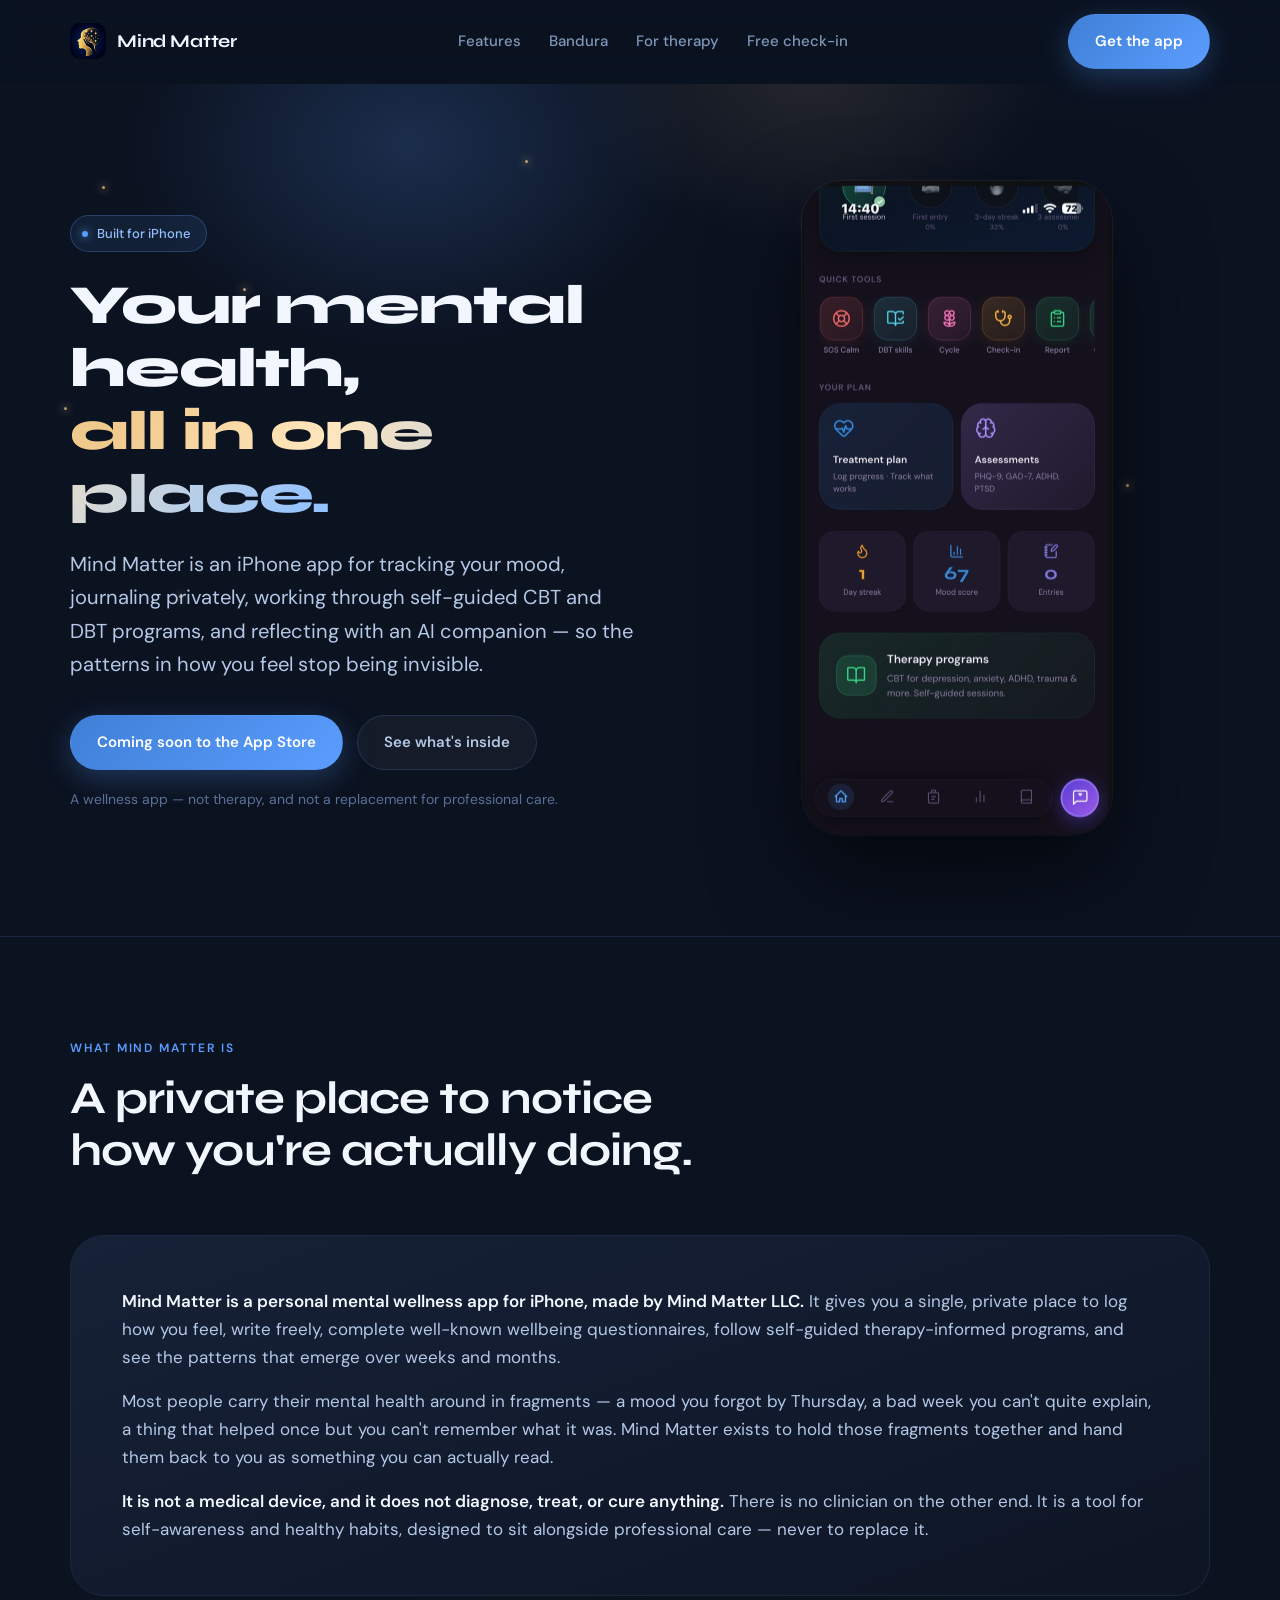
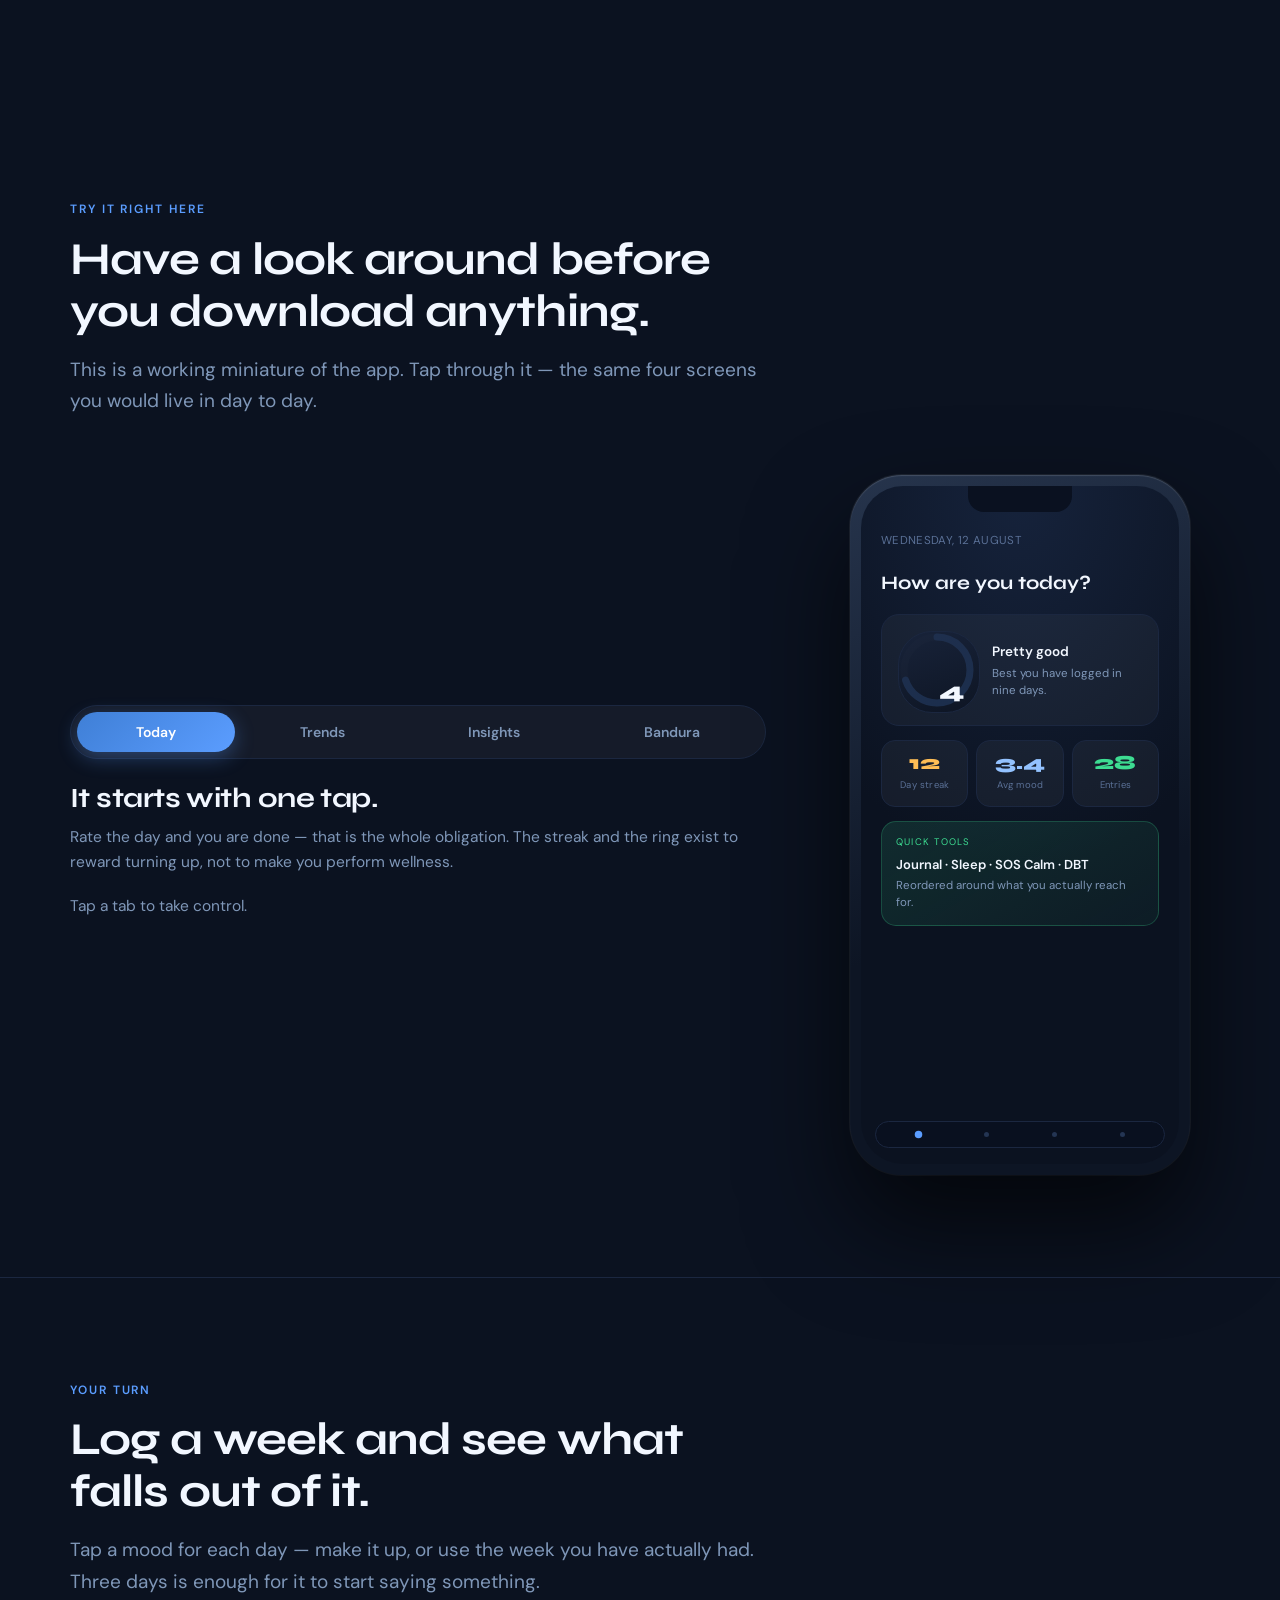
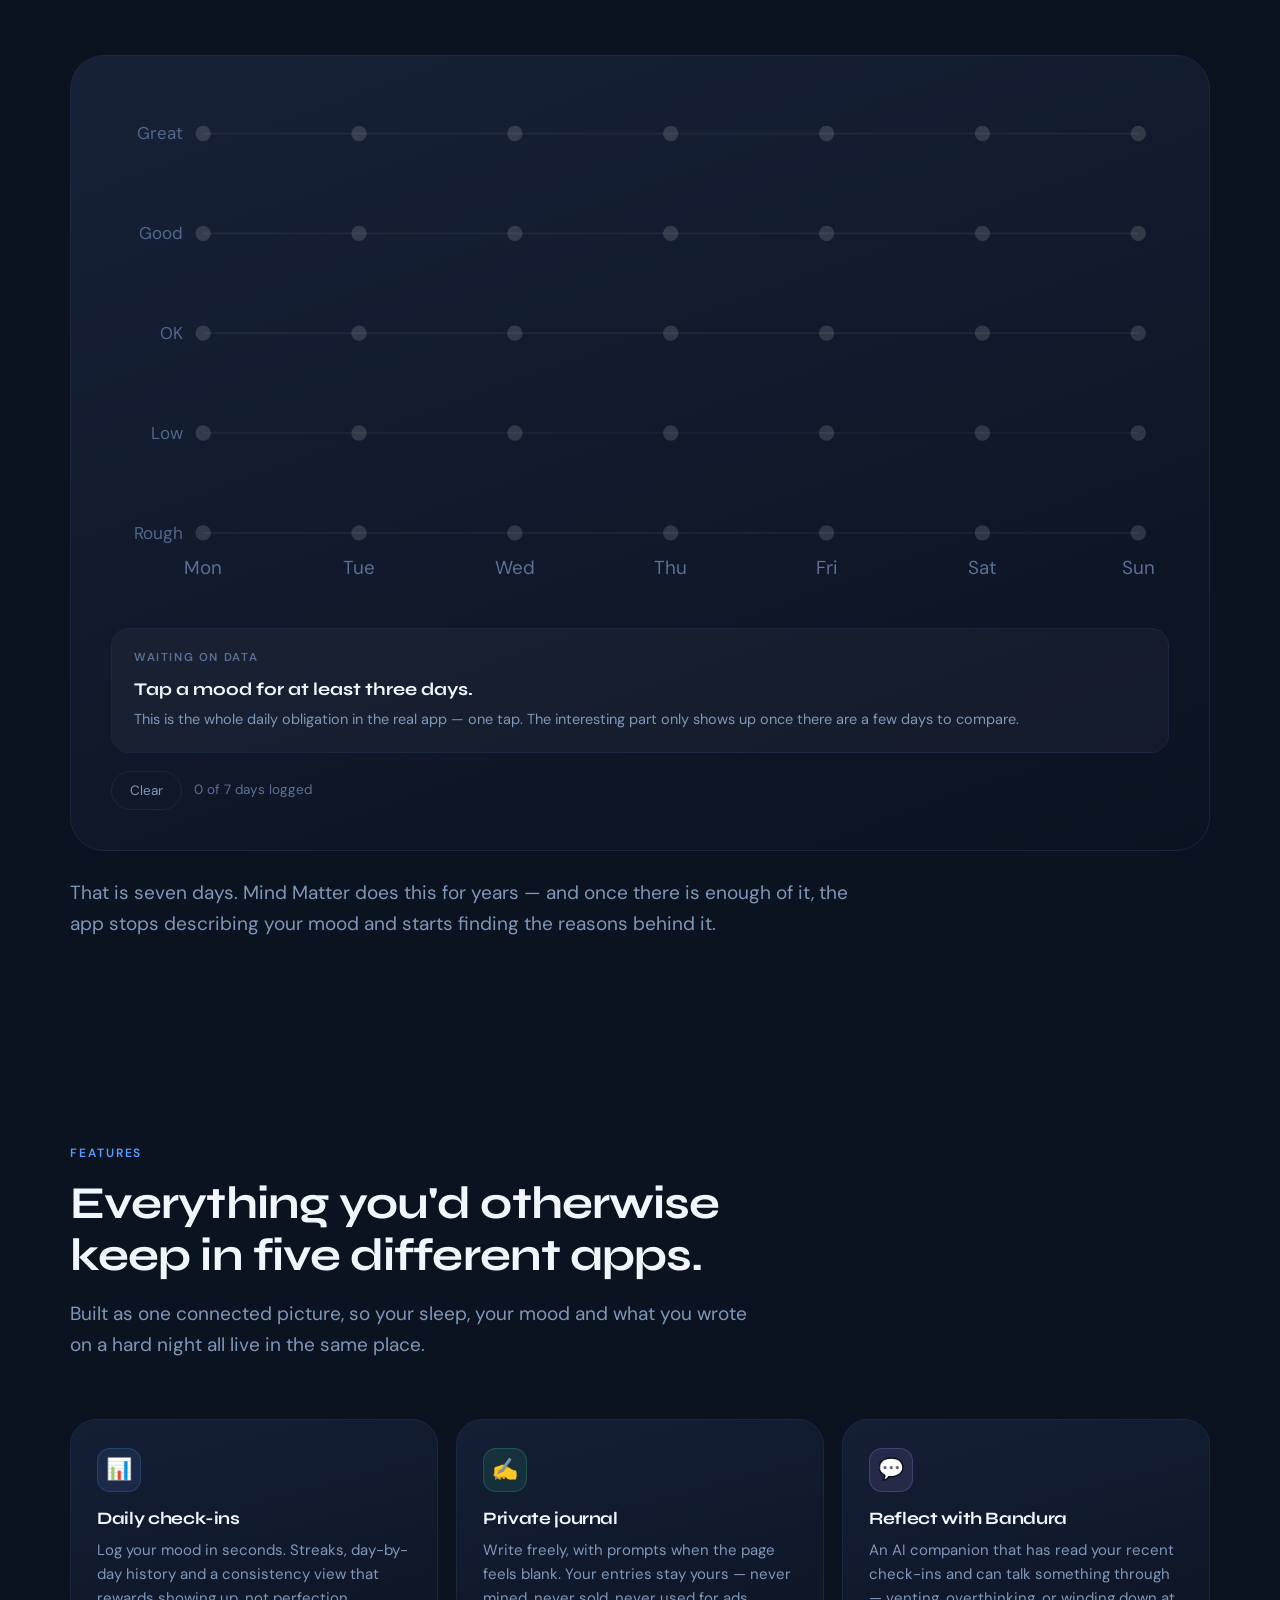
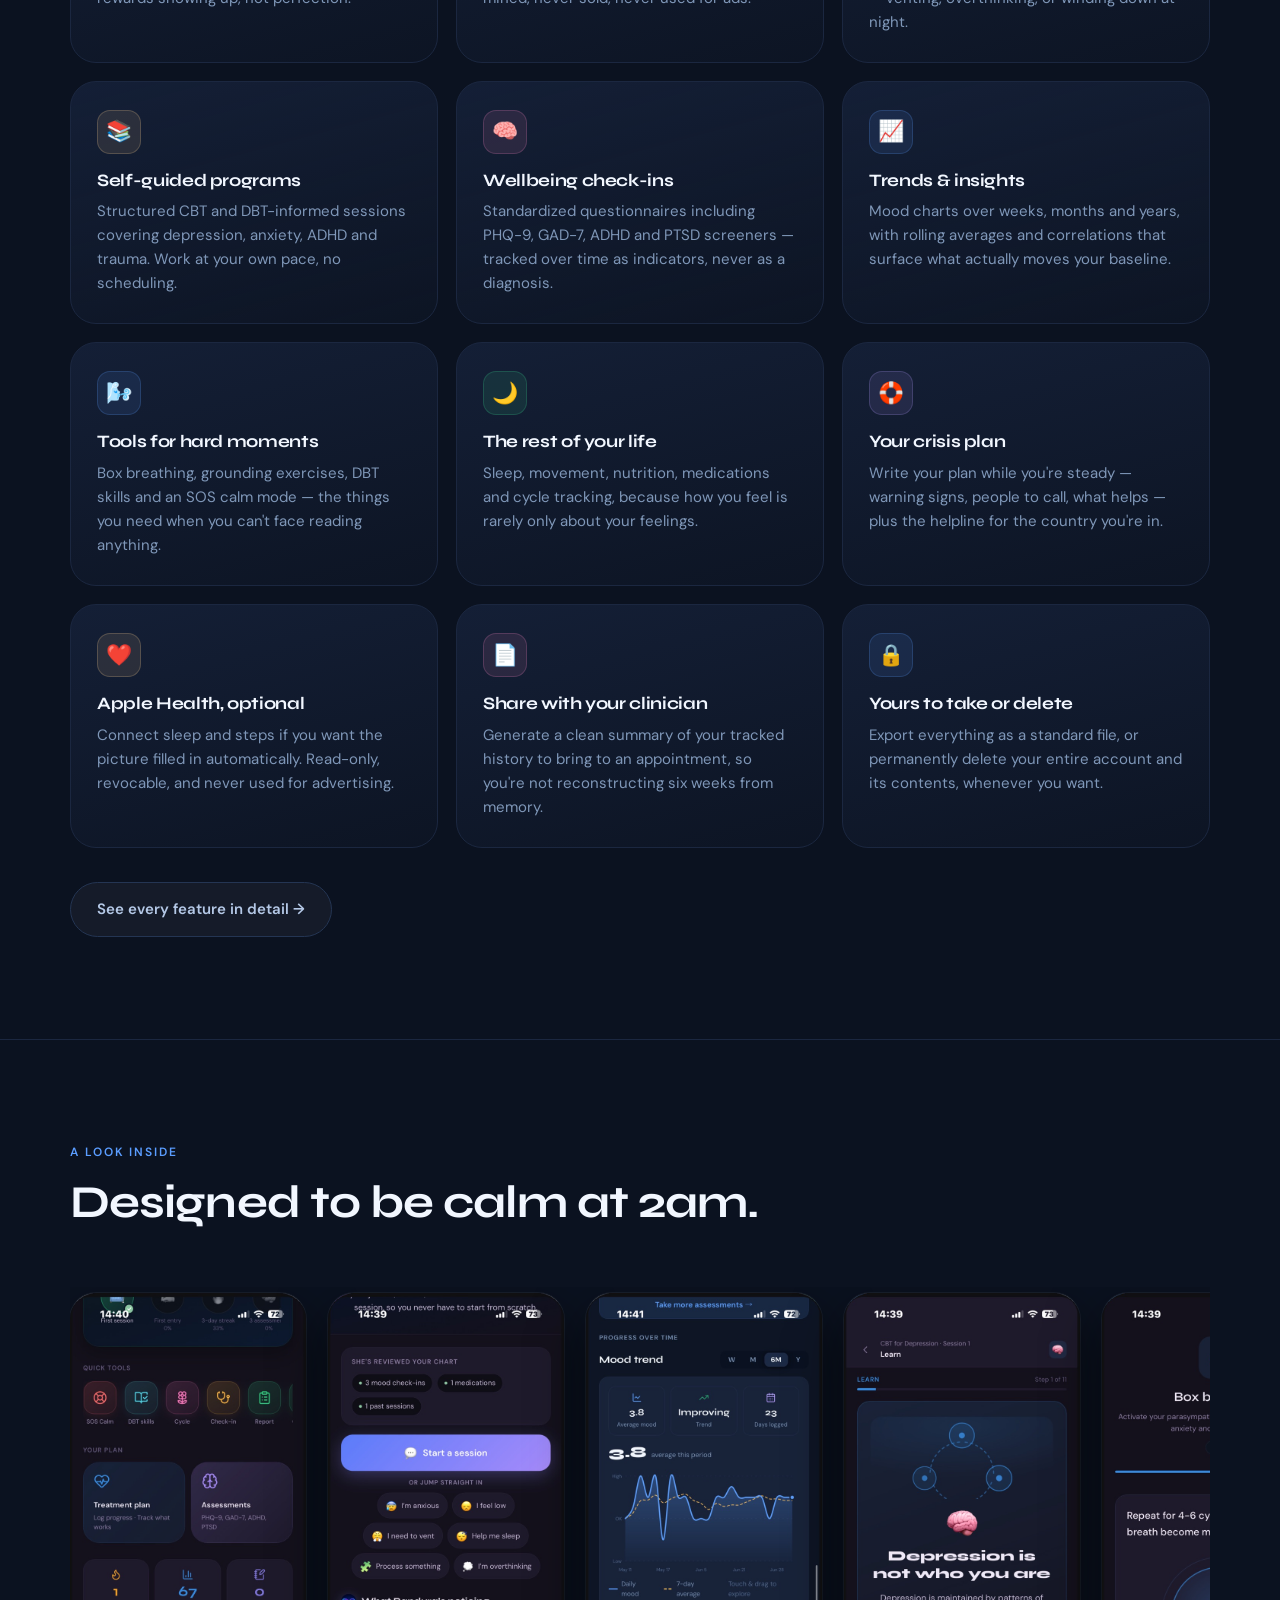
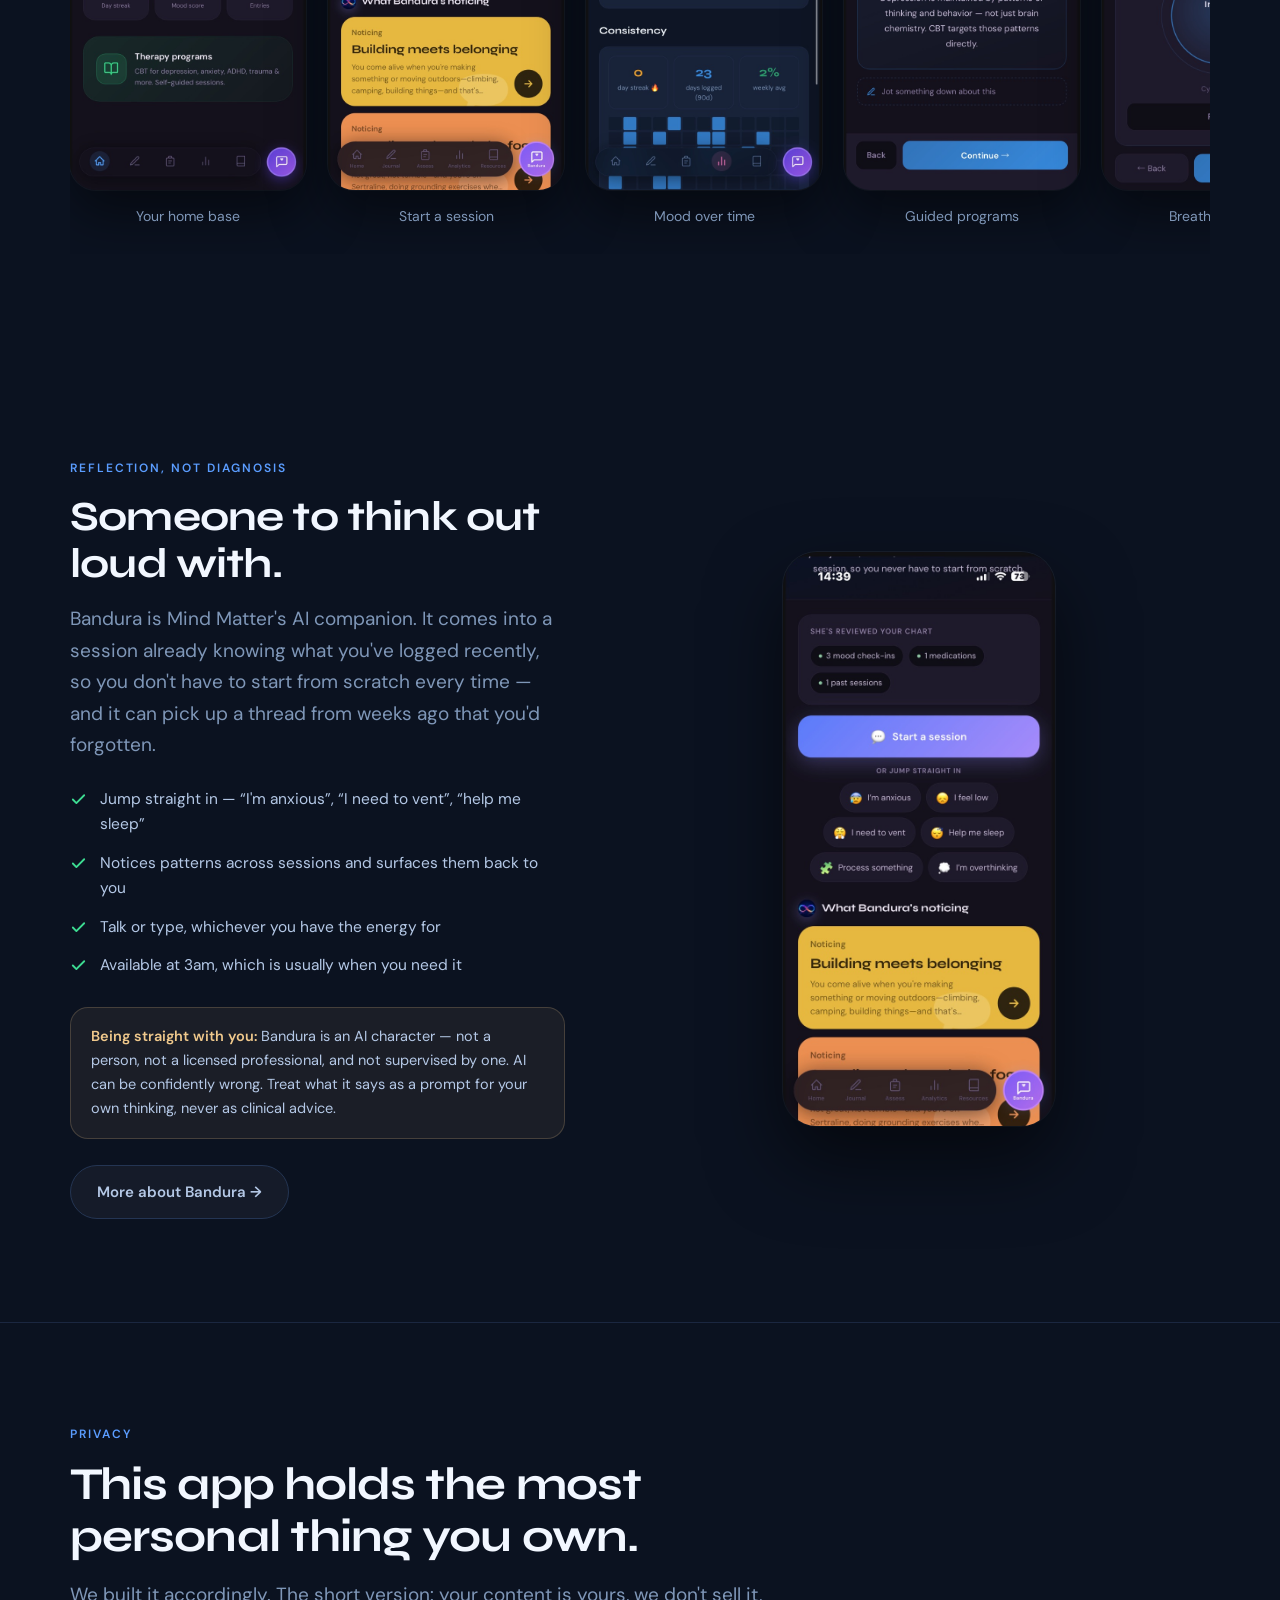
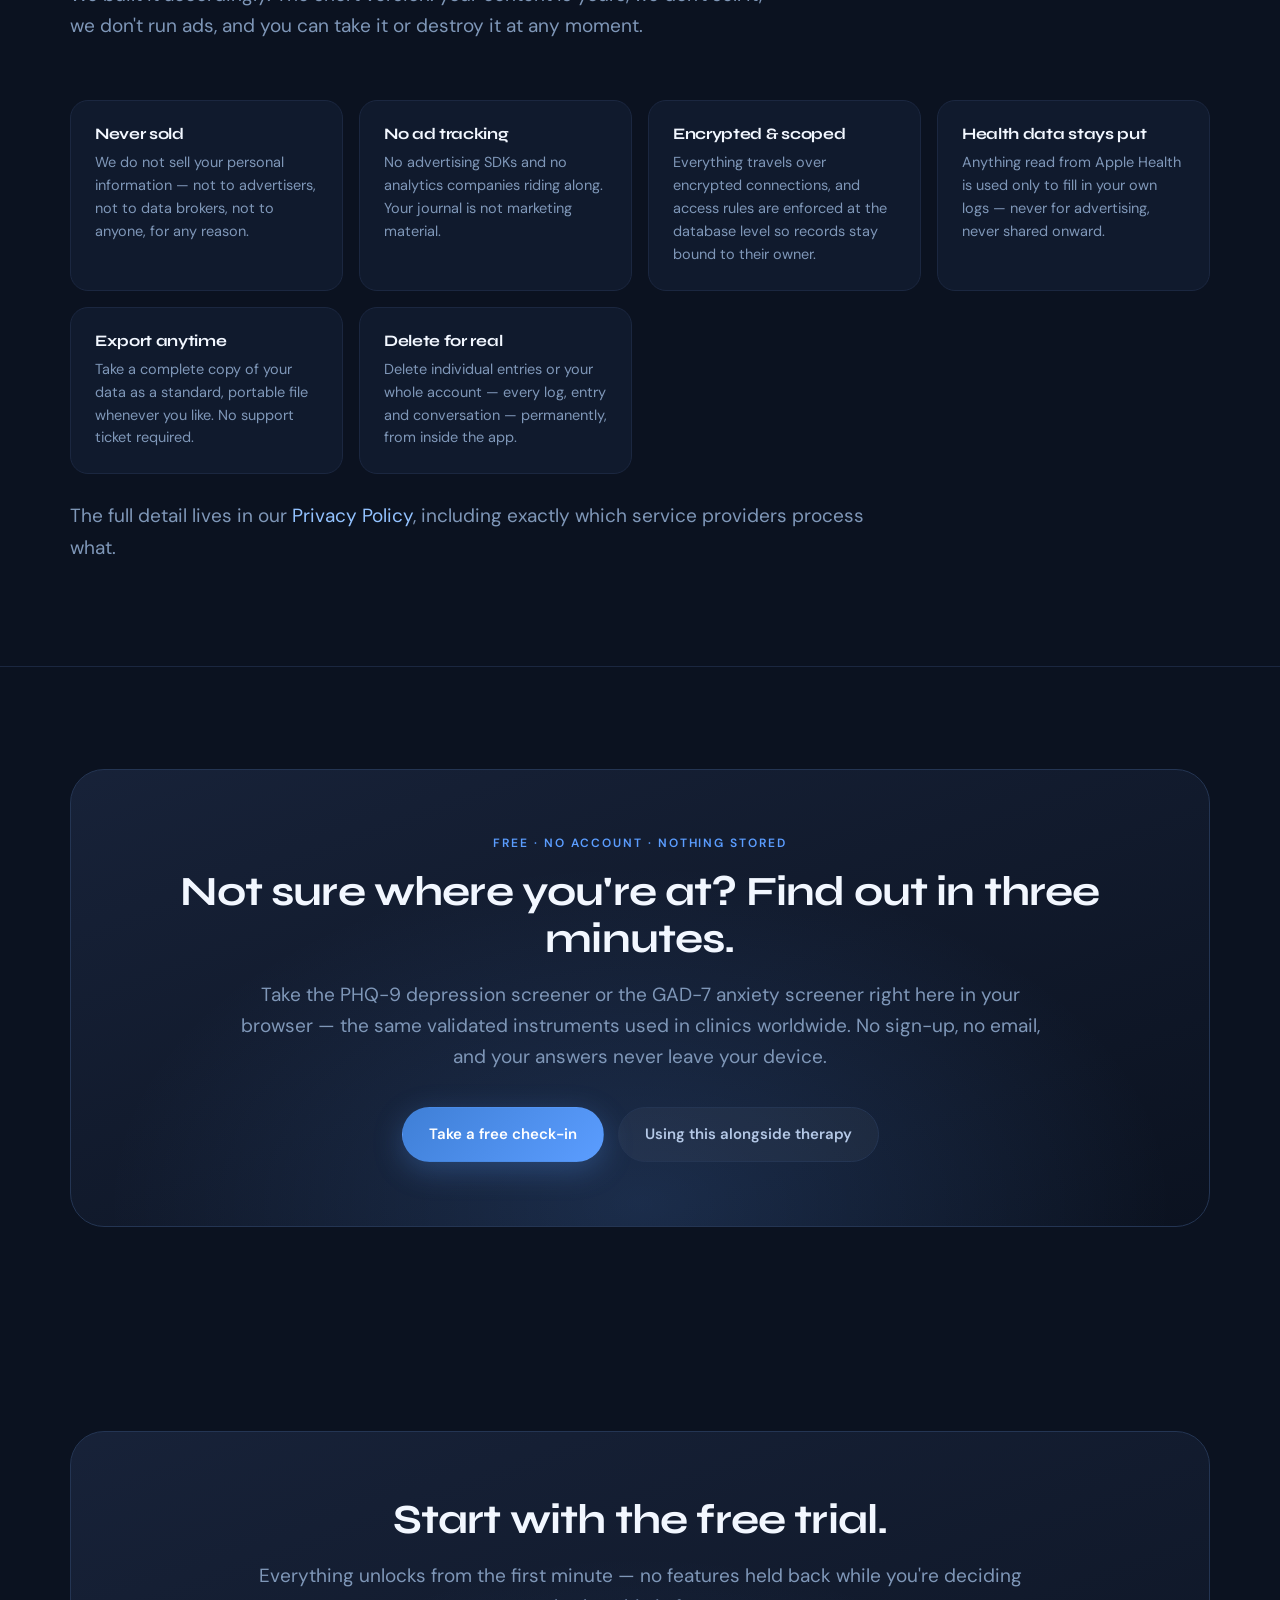
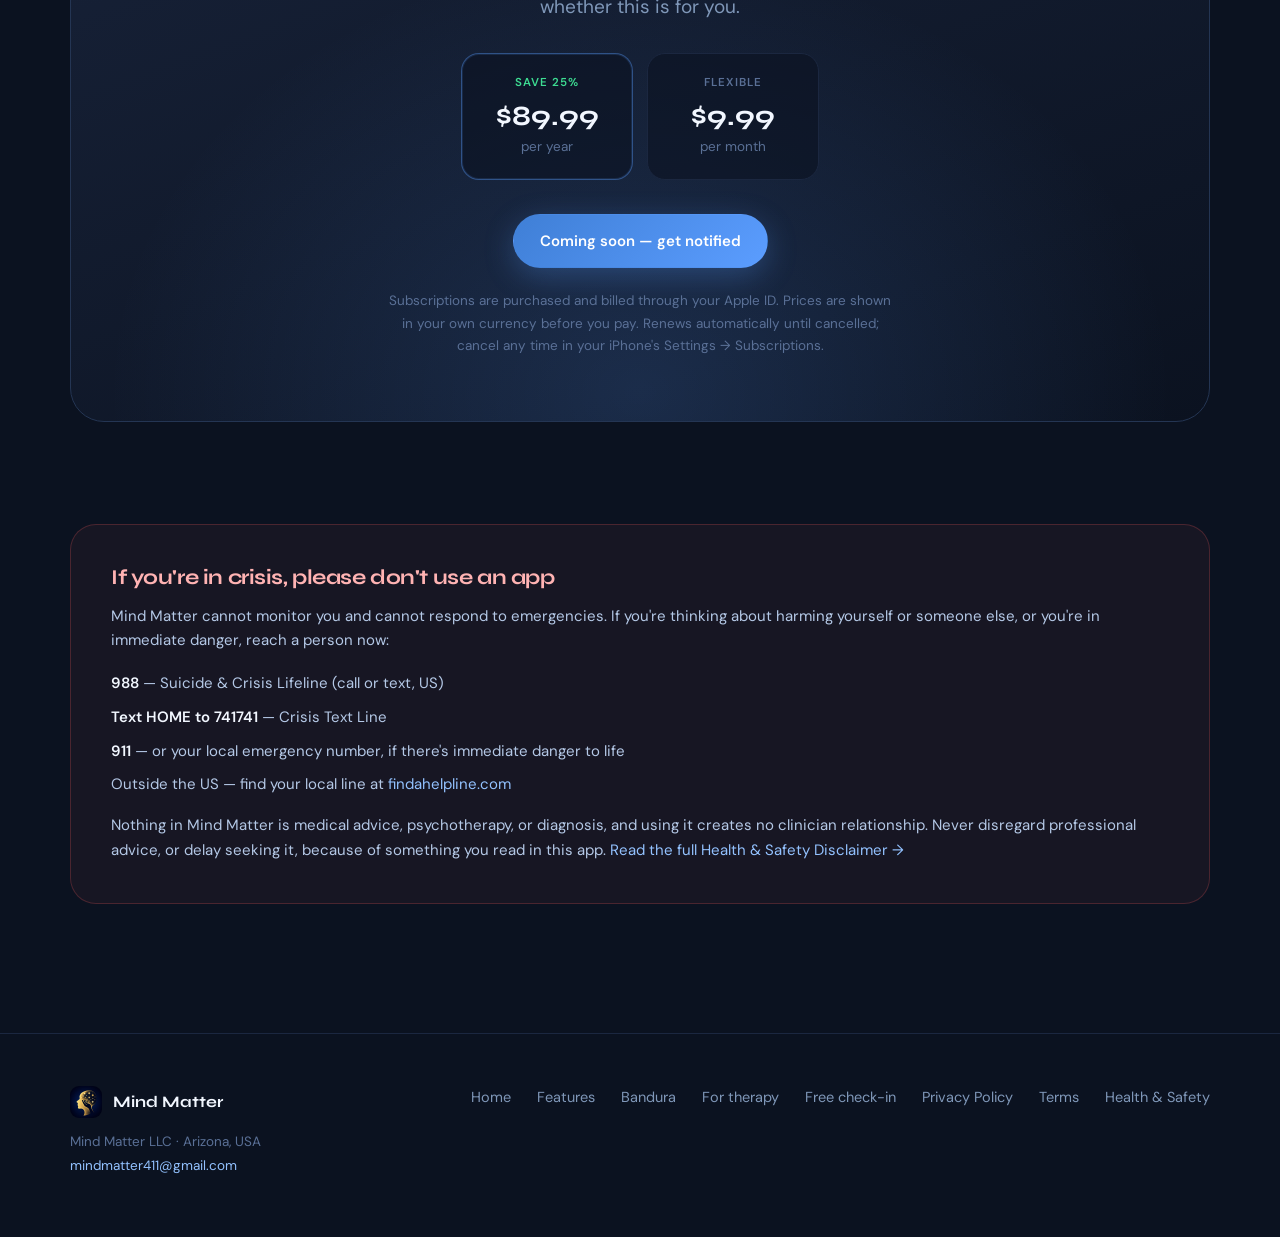
<file: index.html>
<!DOCTYPE html>
<html lang="en">
<head>
<meta charset="utf-8" />
<meta name="viewport" content="width=device-width, initial-scale=1, viewport-fit=cover" />
<title>Mind Matter — Mental health tracking, journaling &amp; guided reflection for iPhone</title>

<meta name="description" content="Mind Matter is an iPhone app for mood tracking, private journaling, self-guided CBT and DBT programs, standardized wellbeing check-ins, and AI-assisted reflection — built to help you notice patterns and understand yourself better." />
<meta name="theme-color" content="#0b1220" />
<link rel="canonical" href="https://mindmattermentalhealth.com/" />
<link rel="icon" href="logo.png" />
<link rel="apple-touch-icon" href="logo.png" />

<meta property="og:type" content="website" />
<meta property="og:site_name" content="Mind Matter" />
<meta property="og:title" content="Mind Matter — Mental health tracking &amp; guided reflection" />
<meta property="og:description" content="Mood tracking, private journaling, self-guided CBT and DBT programs, and AI-assisted reflection. An iPhone app from Mind Matter LLC." />
<meta property="og:url" content="https://mindmattermentalhealth.com/" />
<meta property="og:image" content="https://mindmattermentalhealth.com/logo.png" />
<meta name="twitter:card" content="summary_large_image" />
<meta name="twitter:title" content="Mind Matter — Mental health tracking &amp; guided reflection" />
<meta name="twitter:description" content="Mood tracking, private journaling, self-guided CBT and DBT programs, and AI-assisted reflection." />
<meta name="twitter:image" content="https://mindmattermentalhealth.com/logo.png" />

<link rel="preconnect" href="https://fonts.googleapis.com" />
<link rel="preconnect" href="https://fonts.gstatic.com" crossorigin />
<link href="https://fonts.googleapis.com/css2?family=DM+Sans:opsz,wght@9..40,300;9..40,400;9..40,500;9..40,600&family=Syne:wght@600;700;800&display=swap" rel="stylesheet" />
<link rel="stylesheet" href="style.css" />

<script type="application/ld+json">
{
  "@context": "https://schema.org",
  "@type": "MobileApplication",
  "name": "Mind Matter",
  "applicationCategory": "HealthApplication",
  "operatingSystem": "iOS",
  "url": "https://mindmattermentalhealth.com/",
  "description": "Mind Matter is an iPhone app for mood tracking, private journaling, self-guided CBT and DBT programs, standardized wellbeing check-ins, and AI-assisted reflection.",
  "publisher": { "@type": "Organization", "name": "Mind Matter LLC" }
}
</script>
</head>
<body>

<header class="nav" id="nav">
  <div class="shell nav-in">
    <a class="brand" href="index.html" aria-label="Mind Matter home">
      <img src="logo.png" alt="" />
      <span>Mind Matter</span>
    </a>
    <nav class="nav-links">
      <a href="features.html">Features</a>
      <a href="bandura.html">Bandura</a>
      <a href="therapy.html">For therapy</a>
      <a href="check-in.html">Free check-in</a>
    </nav>
    <a class="btn btn-primary" href="#get">Get the app</a>
  </div>
</header>

<main>

  <!-- ══ HERO ══ -->
  <section class="hero">
    <div class="stars" aria-hidden="true">
      <span class="star" style="top:12%;left:8%;animation-delay:0s"></span>
      <span class="star" style="top:24%;left:19%;animation-delay:1.1s"></span>
      <span class="star" style="top:9%;left:41%;animation-delay:2.3s"></span>
      <span class="star" style="top:38%;left:5%;animation-delay:.6s"></span>
      <span class="star" style="top:60%;left:14%;animation-delay:1.8s"></span>
      <span class="star" style="top:16%;left:63%;animation-delay:2.9s"></span>
      <span class="star" style="top:47%;left:88%;animation-delay:.35s"></span>
      <span class="star" style="top:73%;left:78%;animation-delay:2.1s"></span>
    </div>

    <div class="shell hero-grid">
      <div>
        <span class="badge"><span class="dot"></span> Built for iPhone</span>
        <h1>Your mental health,<br /><span class="grad">all in one place.</span></h1>
        <p class="lede">
          Mind Matter is an iPhone app for tracking your mood, journaling privately,
          working through self-guided CBT and DBT programs, and reflecting with an AI
          companion — so the patterns in how you feel stop being invisible.
        </p>
        <div class="hero-cta">
          <!-- Once the App Store listing is approved, replace href="#get" with the
               real App Store URL and change the label to "Download on the App Store". -->
          <a class="btn btn-primary" href="#get">Coming soon to the App Store</a>
          <a class="btn btn-ghost" href="#what">See what's inside</a>
        </div>
        <p class="hero-note">A wellness app — not therapy, and not a replacement for professional care.</p>
      </div>

      <div class="phone-wrap">
        <img class="phone par" data-depth="0.05" src="shots/Everything.jpg" width="620" height="1307"
             alt="The Mind Matter home screen showing quick tools, a treatment plan, assessments, streaks and therapy programs." />
      </div>
    </div>
  </section>

  <!-- ══ WHAT IT IS ══ -->
  <section class="band band-line" id="what">
    <div class="shell">
      <div class="head rv">
        <p class="eyebrow">What Mind Matter is</p>
        <h2>A private place to notice how you're actually doing.</h2>
      </div>
      <div class="purpose-card rv">
        <p>
          <strong>Mind Matter is a personal mental wellness app for iPhone, made by Mind Matter LLC.</strong>
          It gives you a single, private place to log how you feel, write freely, complete
          well-known wellbeing questionnaires, follow self-guided therapy-informed programs,
          and see the patterns that emerge over weeks and months.
        </p>
        <p>
          Most people carry their mental health around in fragments — a mood you forgot by
          Thursday, a bad week you can't quite explain, a thing that helped once but you
          can't remember what it was. Mind Matter exists to hold those fragments together
          and hand them back to you as something you can actually read.
        </p>
        <p>
          <strong>It is not a medical device, and it does not diagnose, treat, or cure anything.</strong>
          There is no clinician on the other end. It is a tool for self-awareness and healthy
          habits, designed to sit alongside professional care — never to replace it.
        </p>
      </div>
    </div>
  </section>

  <!-- ══ INTERACTIVE DEMO ══ -->
  <section class="band" id="demo">
    <div class="shell">
      <div class="head rv">
        <p class="eyebrow">Try it right here</p>
        <h2>Have a look around before you download anything.</h2>
        <p class="lede" style="margin-top:14px">
          This is a working miniature of the app. Tap through it &mdash; the same four screens
          you would live in day to day.
        </p>
      </div>

      <div class="demo-wrap">
        <div class="demo-copy rv-l">
          <div class="seg" id="demoSeg" aria-label="Choose a screen"></div>
          <h3 id="demoTitle">It starts with one tap.</h3>
          <p id="demoText"></p>
          <p class="demo-hint" id="demoHint">Tap a tab to take control.</p>
        </div>

        <div class="demo-stage rv-s">
          <div class="device">
            <div class="screen" id="demoScreen"></div>
          </div>
        </div>
      </div>
    </div>
  </section>

  <!-- ══ MOOD LAB ══ -->
  <section class="band band-line" id="lab">
    <div class="shell">
      <div class="head rv">
        <p class="eyebrow">Your turn</p>
        <h2>Log a week and see what falls out of it.</h2>
        <p class="lede" style="margin-top:14px">
          Tap a mood for each day &mdash; make it up, or use the week you have actually had.
          Three days is enough for it to start saying something.
        </p>
      </div>
      <div class="lab rv-s">
        <div id="moodLab"></div>
        <div class="lab-out empty" id="labOut"></div>
        <div class="lab-bar">
          <button class="lab-reset" id="labReset" type="button">Clear</button>
          <span class="lab-count" id="labCount">0 of 7 days logged</span>
        </div>
      </div>
      <p class="lede rv" style="margin-top:26px">
        That is seven days. Mind Matter does this for years &mdash; and once there is enough of
        it, the app stops describing your mood and starts finding the reasons behind it.
      </p>
    </div>
  </section>

  <!-- ══ FEATURES ══ -->
  <section class="band" id="features">
    <div class="shell">
      <div class="head rv">
        <p class="eyebrow">Features</p>
        <h2>Everything you'd otherwise keep in five different apps.</h2>
        <p class="lede" style="margin-top:14px">
          Built as one connected picture, so your sleep, your mood and what you wrote on a
          hard night all live in the same place.
        </p>
      </div>

      <div class="grid">
        <div class="card rv">
          <div class="ico">📊</div>
          <h3>Daily check-ins</h3>
          <p>Log your mood in seconds. Streaks, day-by-day history and a consistency view that rewards showing up, not perfection.</p>
        </div>
        <div class="card rv">
          <div class="ico">✍️</div>
          <h3>Private journal</h3>
          <p>Write freely, with prompts when the page feels blank. Your entries stay yours — never mined, never sold, never used for ads.</p>
        </div>
        <div class="card rv">
          <div class="ico">💬</div>
          <h3>Reflect with Bandura</h3>
          <p>An AI companion that has read your recent check-ins and can talk something through — venting, overthinking, or winding down at night.</p>
        </div>
        <div class="card rv">
          <div class="ico">📚</div>
          <h3>Self-guided programs</h3>
          <p>Structured CBT and DBT-informed sessions covering depression, anxiety, ADHD and trauma. Work at your own pace, no scheduling.</p>
        </div>
        <div class="card rv">
          <div class="ico">🧠</div>
          <h3>Wellbeing check-ins</h3>
          <p>Standardized questionnaires including PHQ-9, GAD-7, ADHD and PTSD screeners — tracked over time as indicators, never as a diagnosis.</p>
        </div>
        <div class="card rv">
          <div class="ico">📈</div>
          <h3>Trends &amp; insights</h3>
          <p>Mood charts over weeks, months and years, with rolling averages and correlations that surface what actually moves your baseline.</p>
        </div>
        <div class="card rv">
          <div class="ico">🌬️</div>
          <h3>Tools for hard moments</h3>
          <p>Box breathing, grounding exercises, DBT skills and an SOS calm mode — the things you need when you can't face reading anything.</p>
        </div>
        <div class="card rv">
          <div class="ico">🌙</div>
          <h3>The rest of your life</h3>
          <p>Sleep, movement, nutrition, medications and cycle tracking, because how you feel is rarely only about your feelings.</p>
        </div>
        <div class="card rv">
          <div class="ico">🛟</div>
          <h3>Your crisis plan</h3>
          <p>Write your plan while you're steady — warning signs, people to call, what helps — plus the helpline for the country you're in.</p>
        </div>
        <div class="card rv">
          <div class="ico">❤️</div>
          <h3>Apple Health, optional</h3>
          <p>Connect sleep and steps if you want the picture filled in automatically. Read-only, revocable, and never used for advertising.</p>
        </div>
        <div class="card rv">
          <div class="ico">📄</div>
          <h3>Share with your clinician</h3>
          <p>Generate a clean summary of your tracked history to bring to an appointment, so you're not reconstructing six weeks from memory.</p>
        </div>
        <div class="card rv">
          <div class="ico">🔒</div>
          <h3>Yours to take or delete</h3>
          <p>Export everything as a standard file, or permanently delete your entire account and its contents, whenever you want.</p>
        </div>
      </div>
      <div class="rv" style="margin-top:34px">
        <a class="btn btn-ghost" href="features.html">See every feature in detail &rarr;</a>
      </div>
    </div>
  </section>

  <!-- ══ GALLERY ══ -->
  <section class="band band-line">
    <div class="shell">
      <div class="head rv">
        <p class="eyebrow">A look inside</p>
        <h2>Designed to be calm at 2am.</h2>
      </div>
    </div>
    <div class="shell rv">
      <div class="rail">
        <figure><img src="shots/Everything.jpg" loading="lazy" width="620" height="1307" alt="Home screen with quick tools, treatment plan and therapy programs." /><figcaption>Your home base</figcaption></figure>
        <figure><img src="shots/Bandura.jpg" loading="lazy" width="620" height="1307" alt="Bandura session screen with conversation starters." /><figcaption>Start a session</figcaption></figure>
        <figure><img src="shots/MoodTrends.jpg" loading="lazy" width="620" height="1307" alt="Mood trend chart with rolling average and consistency grid." /><figcaption>Mood over time</figcaption></figure>
        <figure><img src="shots/CBT.jpg" loading="lazy" width="620" height="1307" alt="A self-guided CBT program session." /><figcaption>Guided programs</figcaption></figure>
        <figure><img src="shots/BoxBreathing.jpg" loading="lazy" width="620" height="1307" alt="Box breathing exercise with an inhale timer." /><figcaption>Breathe it down</figcaption></figure>
        <figure><img src="shots/Conversation.jpg" loading="lazy" width="620" height="1307" alt="A conversation in progress with the AI companion." /><figcaption>Talk it through</figcaption></figure>
      </div>
    </div>
  </section>

  <!-- ══ BANDURA ══ -->
  <section class="band">
    <div class="shell split">
      <div class="rv">
        <p class="eyebrow">Reflection, not diagnosis</p>
        <h2>Someone to think out loud with.</h2>
        <p class="lede">
          Bandura is Mind Matter's AI companion. It comes into a session already knowing
          what you've logged recently, so you don't have to start from scratch every time —
          and it can pick up a thread from weeks ago that you'd forgotten.
        </p>
        <ul class="checks">
          <li><svg width="17" height="17" viewBox="0 0 24 24" fill="none" stroke="#3ddc92" stroke-width="2.6" stroke-linecap="round" stroke-linejoin="round" aria-hidden="true"><path d="M20 6L9 17l-5-5"/></svg><span>Jump straight in — “I'm anxious”, “I need to vent”, “help me sleep”</span></li>
          <li><svg width="17" height="17" viewBox="0 0 24 24" fill="none" stroke="#3ddc92" stroke-width="2.6" stroke-linecap="round" stroke-linejoin="round" aria-hidden="true"><path d="M20 6L9 17l-5-5"/></svg><span>Notices patterns across sessions and surfaces them back to you</span></li>
          <li><svg width="17" height="17" viewBox="0 0 24 24" fill="none" stroke="#3ddc92" stroke-width="2.6" stroke-linecap="round" stroke-linejoin="round" aria-hidden="true"><path d="M20 6L9 17l-5-5"/></svg><span>Talk or type, whichever you have the energy for</span></li>
          <li><svg width="17" height="17" viewBox="0 0 24 24" fill="none" stroke="#3ddc92" stroke-width="2.6" stroke-linecap="round" stroke-linejoin="round" aria-hidden="true"><path d="M20 6L9 17l-5-5"/></svg><span>Available at 3am, which is usually when you need it</span></li>
        </ul>
        <div class="note">
          <strong>Being straight with you:</strong> Bandura is an AI character — not a person,
          not a licensed professional, and not supervised by one. AI can be confidently wrong.
          Treat what it says as a prompt for your own thinking, never as clinical advice.
        </div>
        <a class="btn btn-ghost" style="margin-top:26px" href="bandura.html">More about Bandura &rarr;</a>
      </div>
      <div class="split-img rv">
        <img src="shots/Bandura.jpg" loading="lazy" width="620" height="1307" alt="The Bandura session screen, showing what it has reviewed and ways to begin." />
      </div>
    </div>
  </section>

  <!-- ══ PRIVACY ══ -->
  <section class="band band-line" id="privacy">
    <div class="shell">
      <div class="head rv">
        <p class="eyebrow">Privacy</p>
        <h2>This app holds the most personal thing you own.</h2>
        <p class="lede" style="margin-top:14px">
          We built it accordingly. The short version: your content is yours, we don't sell it,
          we don't run ads, and you can take it or destroy it at any moment.
        </p>
      </div>
      <div class="pgrid">
        <div class="pcard rv"><h3>Never sold</h3><p>We do not sell your personal information — not to advertisers, not to data brokers, not to anyone, for any reason.</p></div>
        <div class="pcard rv"><h3>No ad tracking</h3><p>No advertising SDKs and no analytics companies riding along. Your journal is not marketing material.</p></div>
        <div class="pcard rv"><h3>Encrypted &amp; scoped</h3><p>Everything travels over encrypted connections, and access rules are enforced at the database level so records stay bound to their owner.</p></div>
        <div class="pcard rv"><h3>Health data stays put</h3><p>Anything read from Apple Health is used only to fill in your own logs — never for advertising, never shared onward.</p></div>
        <div class="pcard rv"><h3>Export anytime</h3><p>Take a complete copy of your data as a standard, portable file whenever you like. No support ticket required.</p></div>
        <div class="pcard rv"><h3>Delete for real</h3><p>Delete individual entries or your whole account — every log, entry and conversation — permanently, from inside the app.</p></div>
      </div>
      <p class="lede" style="margin-top:26px">
        The full detail lives in our <a href="privacy.html">Privacy Policy</a>, including
        exactly which service providers process what.
      </p>
    </div>
  </section>

  <!-- ══ FREE CHECK-IN ══ -->
  <section class="band band-line">
    <div class="shell">
      <div class="cta-box rv">
        <p class="eyebrow" style="text-align:center">Free · no account · nothing stored</p>
        <h2>Not sure where you're at? Find out in three minutes.</h2>
        <p class="lede">
          Take the PHQ-9 depression screener or the GAD-7 anxiety screener right here in your
          browser &mdash; the same validated instruments used in clinics worldwide. No sign-up,
          no email, and your answers never leave your device.
        </p>
        <div class="hero-cta" style="justify-content:center">
          <a class="btn btn-primary" href="check-in.html">Take a free check-in</a>
          <a class="btn btn-ghost" href="therapy.html">Using this alongside therapy</a>
        </div>
      </div>
    </div>
  </section>

  <!-- ══ GET / PRICING ══ -->
  <section class="band" id="get">
    <div class="shell">
      <div class="cta-box rv">
        <h2>Start with the free trial.</h2>
        <p class="lede">
          Everything unlocks from the first minute — no features held back while you're
          deciding whether this is for you.
        </p>
        <div class="price">
          <div class="tier best">
            <div class="tag">Save 25%</div>
            <div class="amt">$89.99</div>
            <div class="per">per year</div>
          </div>
          <div class="tier">
            <div class="tag" style="color:var(--dim)">Flexible</div>
            <div class="amt">$9.99</div>
            <div class="per">per month</div>
          </div>
        </div>
        <div class="hero-cta" style="justify-content:center">
          <!-- Swap for the live App Store URL once the listing is approved. -->
          <a class="btn btn-primary" href="mailto:mindmatter411@gmail.com?subject=Mind%20Matter%20app%20access">Coming soon — get notified</a>
        </div>
        <p class="fine">
          Subscriptions are purchased and billed through your Apple ID. Prices are shown in
          your own currency before you pay. Renews automatically until cancelled; cancel any
          time in your iPhone's Settings → Subscriptions.
        </p>
      </div>
    </div>
  </section>

  <!-- ══ SAFETY ══ -->
  <section class="shell" style="padding-bottom:clamp(20px,4vw,40px)">
    <div class="safety rv">
      <h2>If you're in crisis, please don't use an app</h2>
      <p>
        Mind Matter cannot monitor you and cannot respond to emergencies. If you're thinking
        about harming yourself or someone else, or you're in immediate danger, reach a person now:
      </p>
      <ul class="lines">
        <li><b>988</b> — Suicide &amp; Crisis Lifeline (call or text, US)</li>
        <li><b>Text HOME to 741741</b> — Crisis Text Line</li>
        <li><b>911</b> — or your local emergency number, if there's immediate danger to life</li>
        <li>Outside the US — find your local line at <a href="https://findahelpline.com" rel="noopener">findahelpline.com</a></li>
      </ul>
      <p style="margin-top:16px">
        Nothing in Mind Matter is medical advice, psychotherapy, or diagnosis, and using it
        creates no clinician relationship. Never disregard professional advice, or delay
        seeking it, because of something you read in this app.
        <a href="safety.html">Read the full Health &amp; Safety Disclaimer →</a>
      </p>
    </div>
  </section>

</main>

<footer>
  <div class="shell foot">
    <div>
      <div class="foot-brand">
        <img src="logo.png" alt="" />
        <span>Mind Matter</span>
      </div>
      <small>
        Mind Matter LLC · Arizona, USA<br />
        <a href="mailto:mindmatter411@gmail.com">mindmatter411@gmail.com</a>
      </small>
    </div>
    <div class="foot-links">
      <a href="index.html">Home</a>
      <a href="features.html">Features</a>
      <a href="bandura.html">Bandura</a>
      <a href="therapy.html">For therapy</a>
      <a href="check-in.html">Free check-in</a>
      <a href="privacy.html">Privacy Policy</a>
      <a href="terms.html">Terms</a>
      <a href="safety.html">Health &amp; Safety</a>
    </div>
  </div>
</footer>

<script src="site.js"></script>
<script src="demo.js"></script>
<script src="moodlab.js"></script>
</body>
</html>
</file>
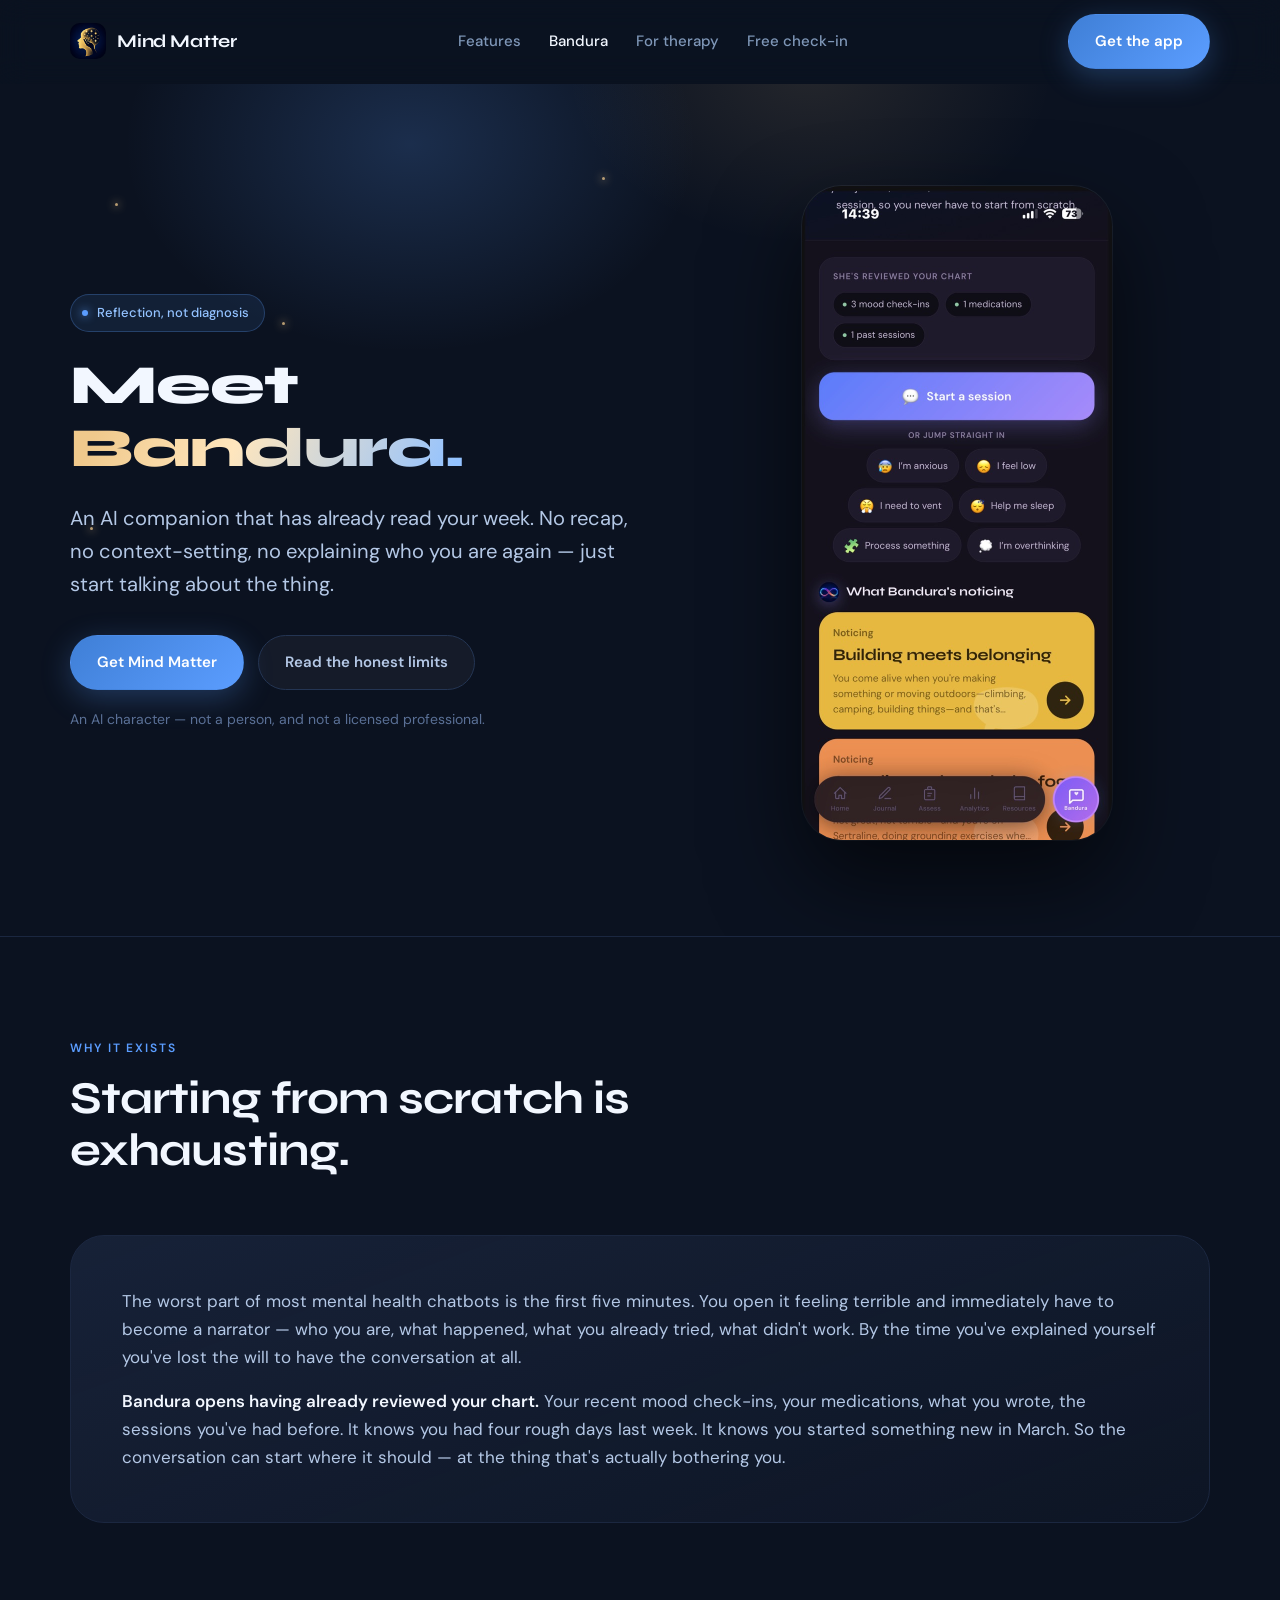
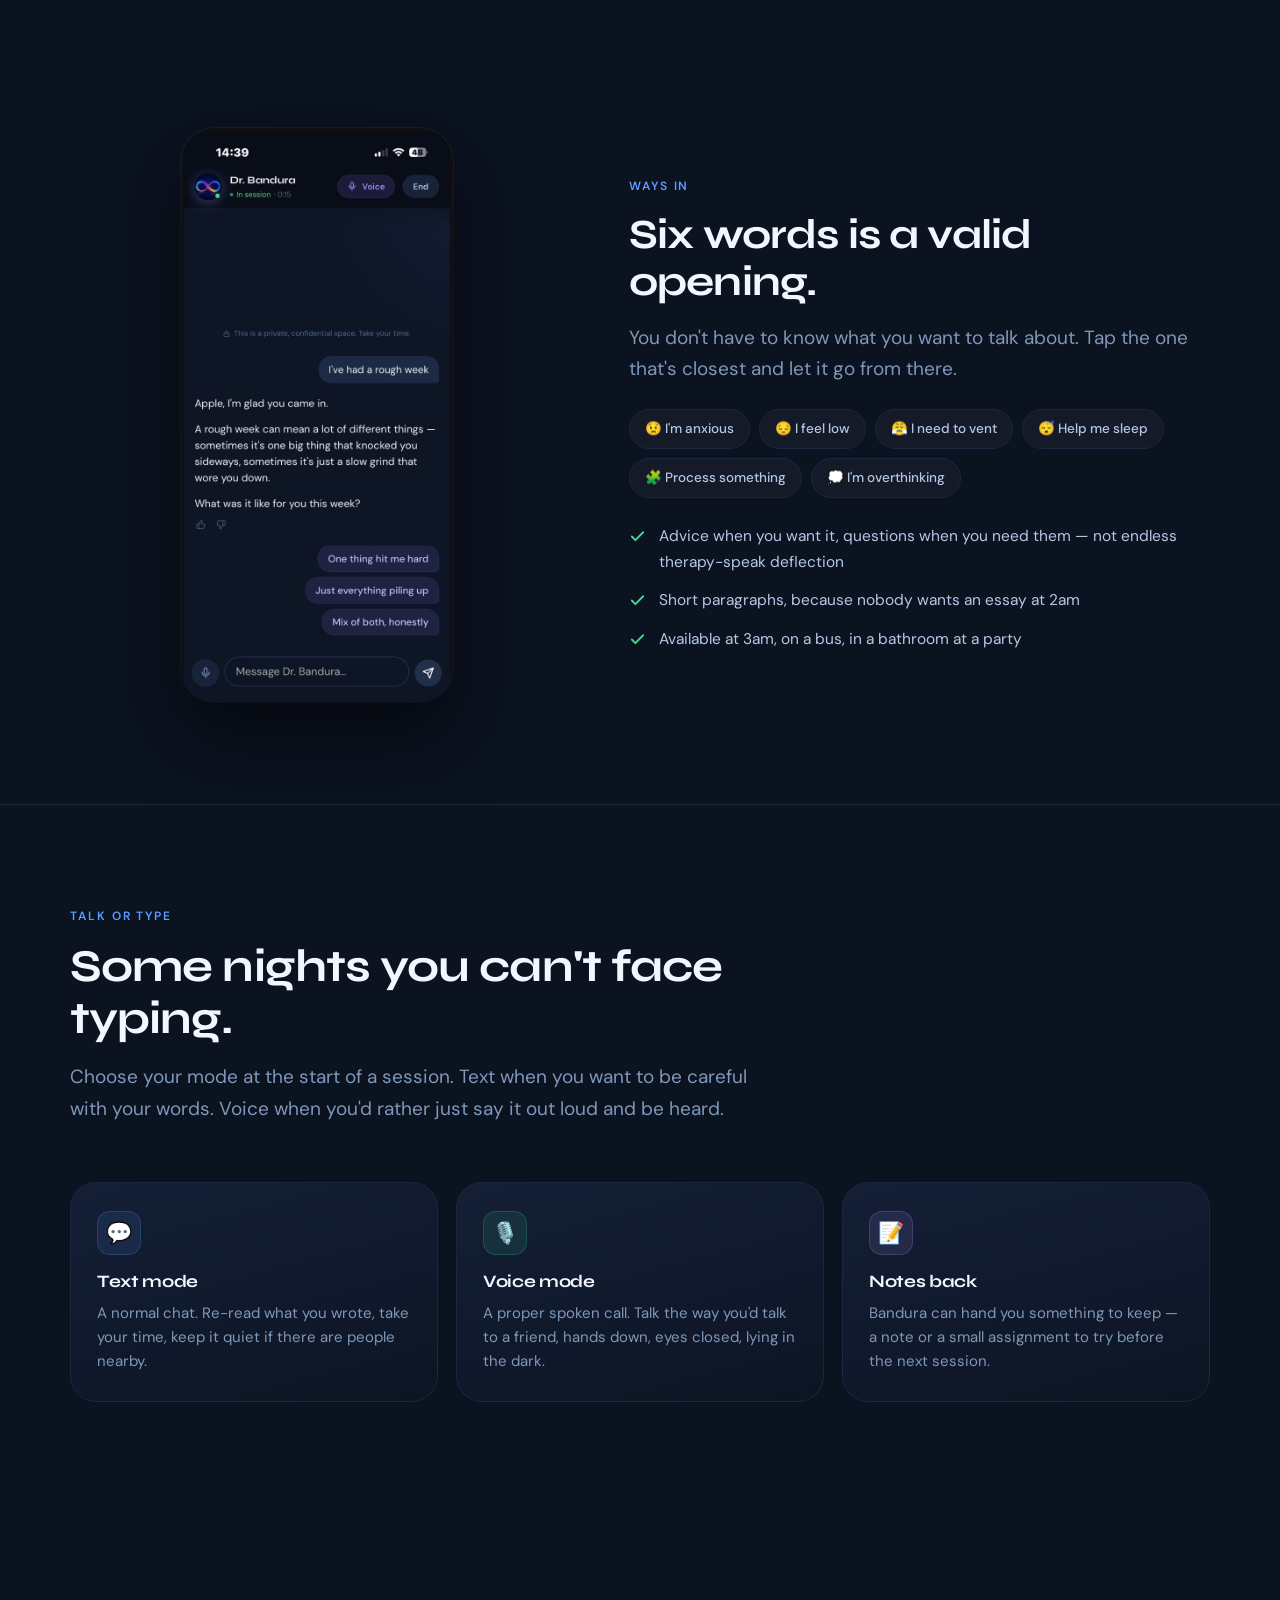
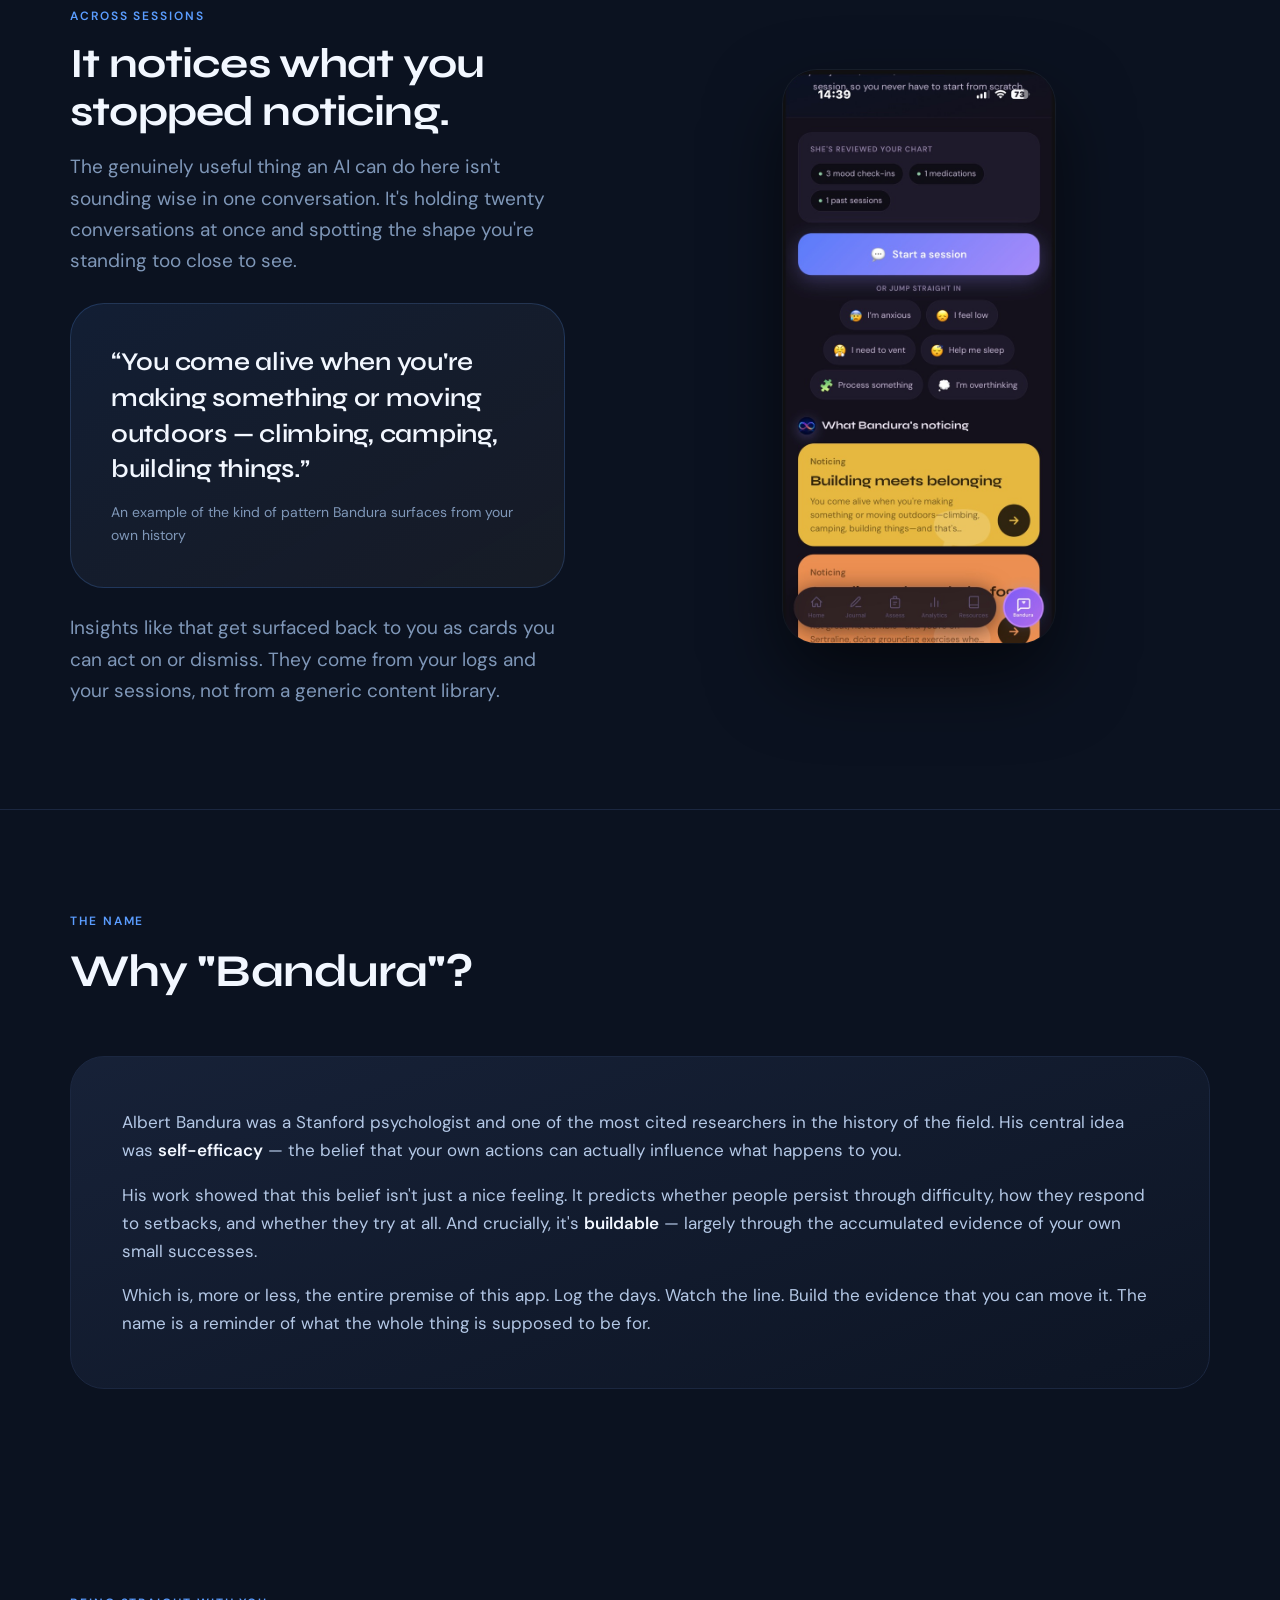
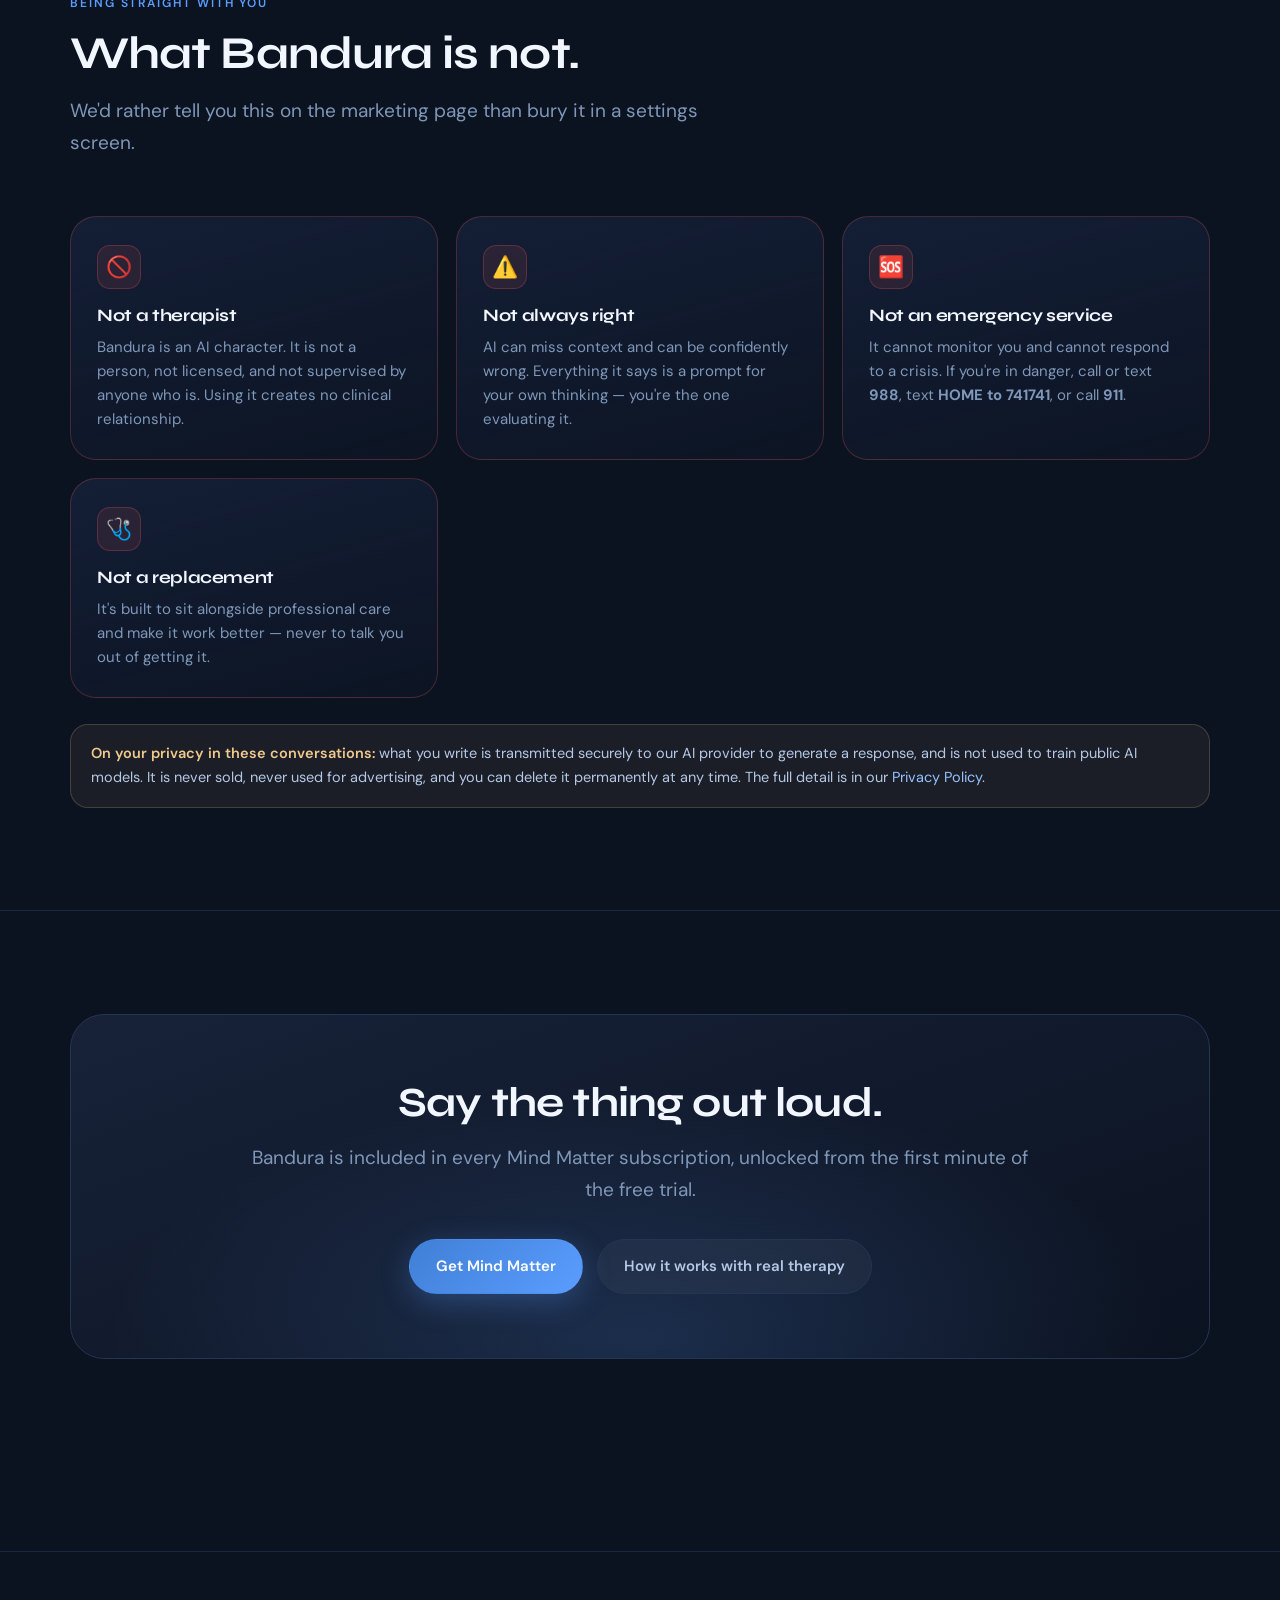
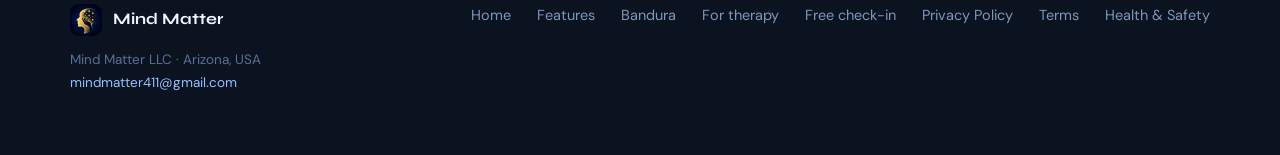
<file: bandura.html>
<!DOCTYPE html>
<html lang="en">
<head>
<meta charset="utf-8" />
<meta name="viewport" content="width=device-width, initial-scale=1, viewport-fit=cover" />
<title>Bandura — the AI companion inside Mind Matter</title>
<meta name="description" content="Bandura is Mind Matter's AI reflection companion. It arrives already knowing what you've logged, remembers threads across sessions, and can be talked to or typed at — an AI character for self-reflection, not a therapist." />
<meta name="theme-color" content="#0b1220" />
<link rel="canonical" href="https://mindmattermentalhealth.com/bandura.html" />
<link rel="icon" href="logo.png" />
<meta property="og:site_name" content="Mind Matter" />
<meta property="og:title" content="Bandura — the AI companion inside Mind Matter" />
<meta property="og:description" content="An AI that already knows what you logged this week, so you never start from scratch. Reflection, not diagnosis." />
<meta property="og:image" content="https://mindmattermentalhealth.com/logo.png" />
<link rel="preconnect" href="https://fonts.googleapis.com" />
<link rel="preconnect" href="https://fonts.gstatic.com" crossorigin />
<link href="https://fonts.googleapis.com/css2?family=DM+Sans:opsz,wght@9..40,300;9..40,400;9..40,500;9..40,600&family=Syne:wght@600;700;800&display=swap" rel="stylesheet" />
<link rel="stylesheet" href="style.css" />
</head>
<body>

<header class="nav" id="nav">
  <div class="shell nav-in">
    <a class="brand" href="index.html" aria-label="Mind Matter home">
      <img src="logo.png" alt="" />
      <span>Mind Matter</span>
    </a>
    <nav class="nav-links">
      <a href="features.html">Features</a>
      <a href="bandura.html" aria-current="page">Bandura</a>
      <a href="therapy.html">For therapy</a>
      <a href="check-in.html">Free check-in</a>
    </nav>
    <a class="btn btn-primary" href="index.html#get">Get the app</a>
  </div>
</header>

<main>

  <!-- ══ HERO ══ -->
  <section class="hero">
    <div class="stars" aria-hidden="true">
      <span class="star" style="top:14%;left:9%;animation-delay:0s"></span>
      <span class="star" style="top:28%;left:22%;animation-delay:1.3s"></span>
      <span class="star" style="top:11%;left:47%;animation-delay:2.5s"></span>
      <span class="star" style="top:52%;left:7%;animation-delay:.8s"></span>
      <span class="star" style="top:22%;left:71%;animation-delay:2.1s"></span>
      <span class="star" style="top:64%;left:84%;animation-delay:1.1s"></span>
    </div>
    <div class="shell hero-grid">
      <div>
        <span class="badge"><span class="dot"></span> Reflection, not diagnosis</span>
        <h1>Meet <span class="grad">Bandura.</span></h1>
        <p class="lede">
          An AI companion that has already read your week. No recap, no context-setting,
          no explaining who you are again — just start talking about the thing.
        </p>
        <div class="hero-cta">
          <a class="btn btn-primary" href="index.html#get">Get Mind Matter</a>
          <a class="btn btn-ghost" href="#honest">Read the honest limits</a>
        </div>
        <p class="hero-note">An AI character — not a person, and not a licensed professional.</p>
      </div>
      <div class="phone-wrap">
        <img class="phone" src="shots/Bandura.jpg" width="620" height="1307"
             alt="The Bandura session screen showing what it has reviewed and quick ways to begin." />
      </div>
    </div>
  </section>

  <!-- ══ THE PROBLEM IT SOLVES ══ -->
  <section class="band band-line">
    <div class="shell">
      <div class="head rv">
        <p class="eyebrow">Why it exists</p>
        <h2>Starting from scratch is exhausting.</h2>
      </div>
      <div class="purpose-card rv">
        <p>
          The worst part of most mental health chatbots is the first five minutes. You open
          it feeling terrible and immediately have to become a narrator — who you are, what
          happened, what you already tried, what didn't work. By the time you've explained
          yourself you've lost the will to have the conversation at all.
        </p>
        <p>
          <strong>Bandura opens having already reviewed your chart.</strong> Your recent mood
          check-ins, your medications, what you wrote, the sessions you've had before. It
          knows you had four rough days last week. It knows you started something new in
          March. So the conversation can start where it should — at the thing that's
          actually bothering you.
        </p>
      </div>
    </div>
  </section>

  <!-- ══ WAYS IN ══ -->
  <section class="band">
    <div class="shell split">
      <div class="split-img rv">
        <img src="shots/Conversation.jpg" loading="lazy" width="620" height="1307" alt="A conversation in progress with Bandura." />
      </div>
      <div class="rv">
        <p class="eyebrow">Ways in</p>
        <h2>Six words is a valid opening.</h2>
        <p class="lede">
          You don't have to know what you want to talk about. Tap the one that's closest and
          let it go from there.
        </p>
        <div class="chips" style="margin-top:24px">
          <span class="chip">😟 I'm anxious</span>
          <span class="chip">😔 I feel low</span>
          <span class="chip">😤 I need to vent</span>
          <span class="chip">😴 Help me sleep</span>
          <span class="chip">🧩 Process something</span>
          <span class="chip">💭 I'm overthinking</span>
        </div>
        <ul class="checks" style="margin-top:26px">
          <li><svg width="17" height="17" viewBox="0 0 24 24" fill="none" stroke="#3ddc92" stroke-width="2.6" stroke-linecap="round" stroke-linejoin="round" aria-hidden="true"><path d="M20 6L9 17l-5-5"/></svg><span>Advice when you want it, questions when you need them — not endless therapy-speak deflection</span></li>
          <li><svg width="17" height="17" viewBox="0 0 24 24" fill="none" stroke="#3ddc92" stroke-width="2.6" stroke-linecap="round" stroke-linejoin="round" aria-hidden="true"><path d="M20 6L9 17l-5-5"/></svg><span>Short paragraphs, because nobody wants an essay at 2am</span></li>
          <li><svg width="17" height="17" viewBox="0 0 24 24" fill="none" stroke="#3ddc92" stroke-width="2.6" stroke-linecap="round" stroke-linejoin="round" aria-hidden="true"><path d="M20 6L9 17l-5-5"/></svg><span>Available at 3am, on a bus, in a bathroom at a party</span></li>
        </ul>
      </div>
    </div>
  </section>

  <!-- ══ VOICE ══ -->
  <section class="band band-line">
    <div class="shell">
      <div class="head rv">
        <p class="eyebrow">Talk or type</p>
        <h2>Some nights you can't face typing.</h2>
        <p class="lede" style="margin-top:14px">
          Choose your mode at the start of a session. Text when you want to be careful with
          your words. Voice when you'd rather just say it out loud and be heard.
        </p>
      </div>
      <div class="grid">
        <div class="card rv"><div class="ico">💬</div><h3>Text mode</h3><p>A normal chat. Re-read what you wrote, take your time, keep it quiet if there are people nearby.</p></div>
        <div class="card rv"><div class="ico">🎙️</div><h3>Voice mode</h3><p>A proper spoken call. Talk the way you'd talk to a friend, hands down, eyes closed, lying in the dark.</p></div>
        <div class="card rv"><div class="ico">📝</div><h3>Notes back</h3><p>Bandura can hand you something to keep — a note or a small assignment to try before the next session.</p></div>
      </div>
    </div>
  </section>

  <!-- ══ MEMORY ══ -->
  <section class="band">
    <div class="shell split">
      <div class="rv">
        <p class="eyebrow">Across sessions</p>
        <h2>It notices what you stopped noticing.</h2>
        <p class="lede">
          The genuinely useful thing an AI can do here isn't sounding wise in one conversation.
          It's holding twenty conversations at once and spotting the shape you're standing too
          close to see.
        </p>
        <div class="pull" style="margin-top:26px">
          <p>“You come alive when you're making something or moving outdoors — climbing, camping, building things.”</p>
          <div class="who">An example of the kind of pattern Bandura surfaces from your own history</div>
        </div>
        <p class="lede" style="margin-top:24px">
          Insights like that get surfaced back to you as cards you can act on or dismiss.
          They come from your logs and your sessions, not from a generic content library.
        </p>
      </div>
      <div class="split-img rv">
        <img src="shots/Bandura.jpg" loading="lazy" width="620" height="1307" alt="Bandura's noticing cards, surfacing patterns from past sessions." />
      </div>
    </div>
  </section>

  <!-- ══ THE NAME ══ -->
  <section class="band band-line">
    <div class="shell">
      <div class="head rv">
        <p class="eyebrow">The name</p>
        <h2>Why "Bandura"?</h2>
      </div>
      <div class="purpose-card rv">
        <p>
          Albert Bandura was a Stanford psychologist and one of the most cited researchers in
          the history of the field. His central idea was <strong>self-efficacy</strong> — the
          belief that your own actions can actually influence what happens to you.
        </p>
        <p>
          His work showed that this belief isn't just a nice feeling. It predicts whether people
          persist through difficulty, how they respond to setbacks, and whether they try at all.
          And crucially, it's <strong>buildable</strong> — largely through the accumulated
          evidence of your own small successes.
        </p>
        <p>
          Which is, more or less, the entire premise of this app. Log the days. Watch the line.
          Build the evidence that you can move it. The name is a reminder of what the whole
          thing is supposed to be for.
        </p>
      </div>
    </div>
  </section>

  <!-- ══ HONEST LIMITS ══ -->
  <section class="band" id="honest">
    <div class="shell">
      <div class="head rv">
        <p class="eyebrow">Being straight with you</p>
        <h2>What Bandura is not.</h2>
        <p class="lede" style="margin-top:14px">
          We'd rather tell you this on the marketing page than bury it in a settings screen.
        </p>
      </div>
      <div class="grid">
        <div class="card rv" style="border-color:rgba(255,92,92,.24)"><div class="ico" style="background:rgba(255,92,92,.1);border-color:rgba(255,92,92,.24)">🚫</div><h3>Not a therapist</h3><p>Bandura is an AI character. It is not a person, not licensed, and not supervised by anyone who is. Using it creates no clinical relationship.</p></div>
        <div class="card rv" style="border-color:rgba(255,92,92,.24)"><div class="ico" style="background:rgba(255,92,92,.1);border-color:rgba(255,92,92,.24)">⚠️</div><h3>Not always right</h3><p>AI can miss context and can be confidently wrong. Everything it says is a prompt for your own thinking — you're the one evaluating it.</p></div>
        <div class="card rv" style="border-color:rgba(255,92,92,.24)"><div class="ico" style="background:rgba(255,92,92,.1);border-color:rgba(255,92,92,.24)">🆘</div><h3>Not an emergency service</h3><p>It cannot monitor you and cannot respond to a crisis. If you're in danger, call or text <b>988</b>, text <b>HOME to 741741</b>, or call <b>911</b>.</p></div>
        <div class="card rv" style="border-color:rgba(255,92,92,.24)"><div class="ico" style="background:rgba(255,92,92,.1);border-color:rgba(255,92,92,.24)">🩺</div><h3>Not a replacement</h3><p>It's built to sit alongside professional care and make it work better — never to talk you out of getting it.</p></div>
      </div>
      <div class="note rv" style="margin-top:26px">
        <strong>On your privacy in these conversations:</strong> what you write is transmitted
        securely to our AI provider to generate a response, and is not used to train public AI
        models. It is never sold, never used for advertising, and you can delete it permanently
        at any time. The full detail is in our <a href="privacy.html">Privacy Policy</a>.
      </div>
    </div>
  </section>

  <!-- ══ CTA ══ -->
  <section class="band band-line">
    <div class="shell">
      <div class="cta-box rv">
        <h2>Say the thing out loud.</h2>
        <p class="lede">
          Bandura is included in every Mind Matter subscription, unlocked from the first
          minute of the free trial.
        </p>
        <div class="hero-cta" style="justify-content:center">
          <a class="btn btn-primary" href="index.html#get">Get Mind Matter</a>
          <a class="btn btn-ghost" href="therapy.html">How it works with real therapy</a>
        </div>
      </div>
    </div>
  </section>

</main>

<footer>
  <div class="shell foot">
    <div>
      <div class="foot-brand">
        <img src="logo.png" alt="" />
        <span>Mind Matter</span>
      </div>
      <small>
        Mind Matter LLC · Arizona, USA<br />
        <a href="mailto:mindmatter411@gmail.com">mindmatter411@gmail.com</a>
      </small>
    </div>
    <div class="foot-links">
      <a href="index.html">Home</a>
      <a href="features.html">Features</a>
      <a href="bandura.html">Bandura</a>
      <a href="therapy.html">For therapy</a>
      <a href="check-in.html">Free check-in</a>
      <a href="privacy.html">Privacy Policy</a>
      <a href="terms.html">Terms</a>
      <a href="safety.html">Health &amp; Safety</a>
    </div>
  </div>
</footer>

<script src="site.js"></script>
</body>
</html>
</file>
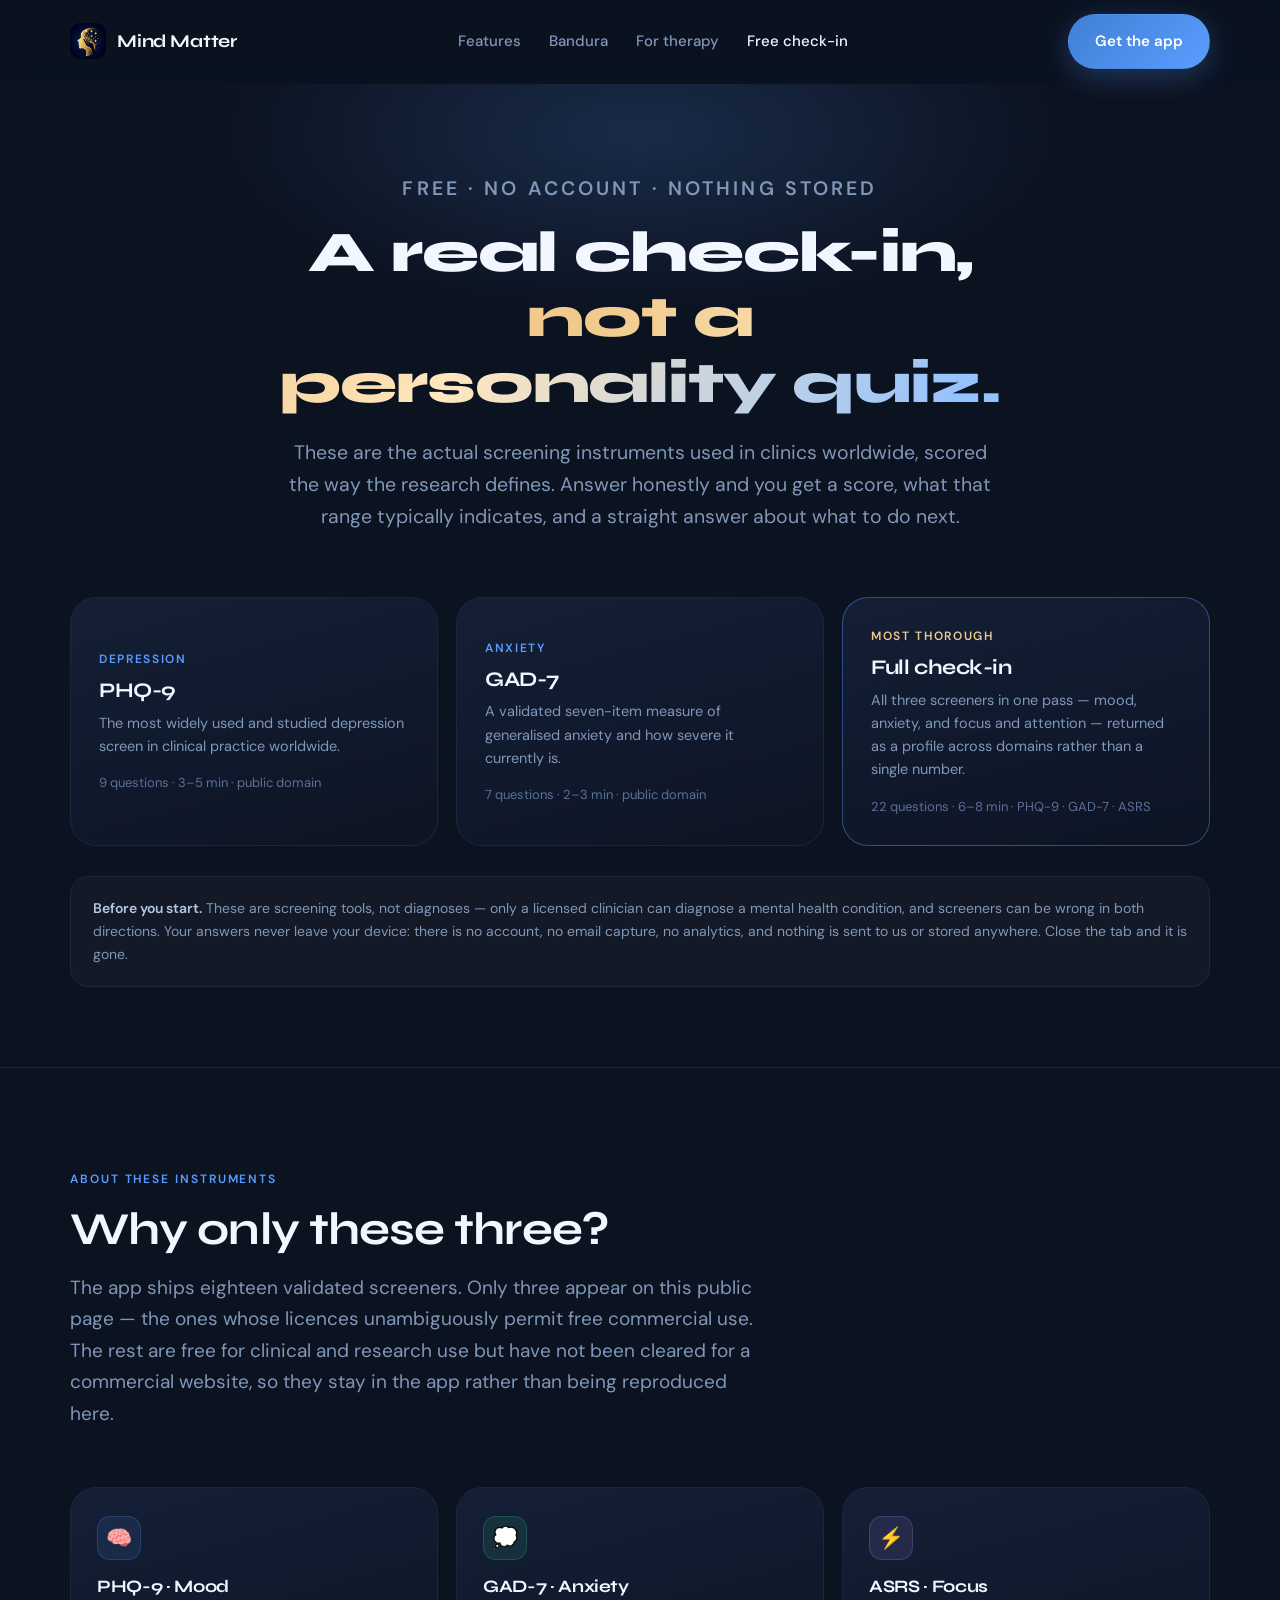
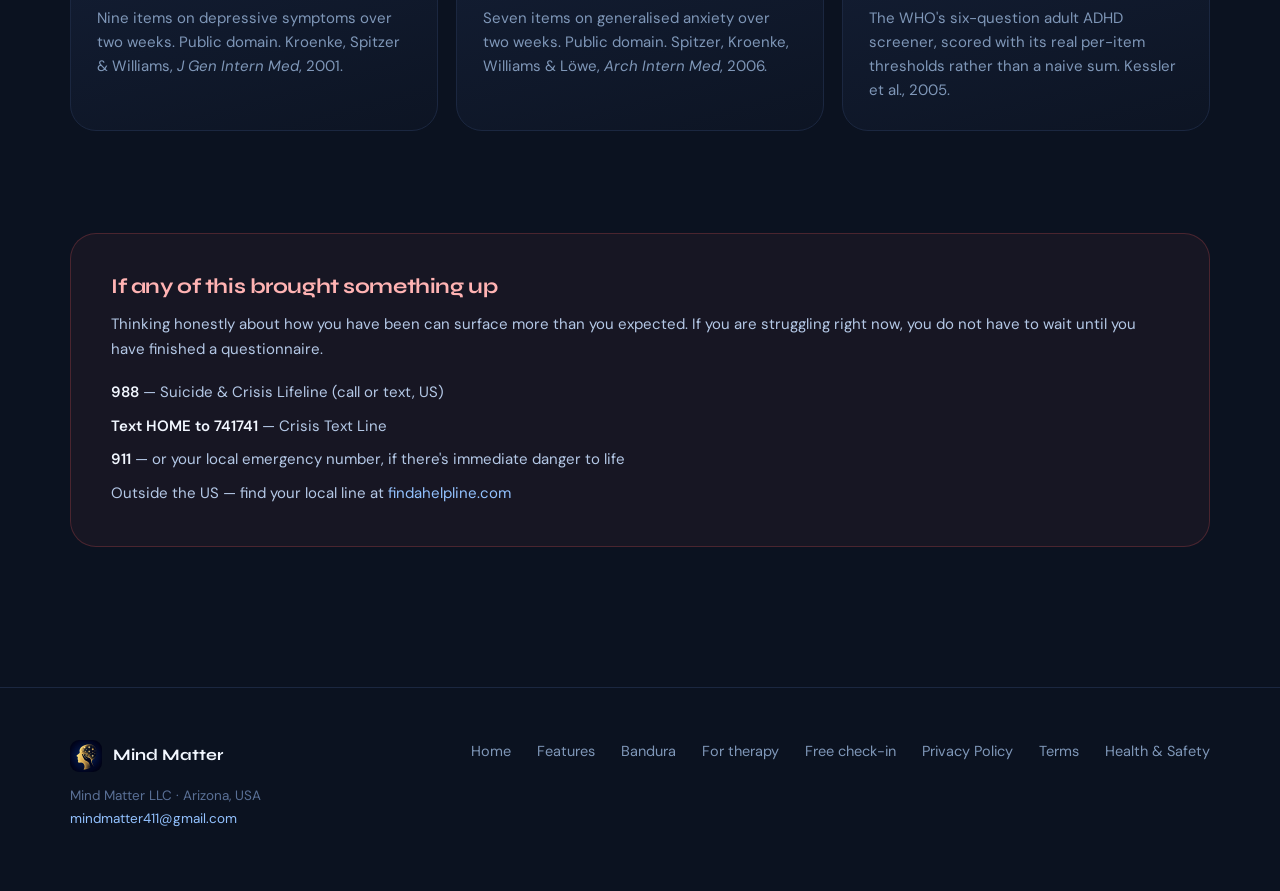
<file: check-in.html>
<!DOCTYPE html>
<html lang="en">
<head>
<meta charset="utf-8" />
<meta name="viewport" content="width=device-width, initial-scale=1, viewport-fit=cover" />
<title>Free mental health check-in — PHQ-9, GAD-7 &amp; full evaluation | Mind Matter</title>
<meta name="description" content="Take the PHQ-9 depression screener, the GAD-7 anxiety screener, or a full three-part check-in covering mood, anxiety, and focus and attention — free in your browser. No account, no email, nothing stored." />
<meta name="theme-color" content="#0b1220" />
<link rel="canonical" href="https://mindmattermentalhealth.com/check-in.html" />
<link rel="icon" href="logo.png" />
<meta property="og:site_name" content="Mind Matter" />
<meta property="og:title" content="Free mental health check-in — PHQ-9, GAD-7 &amp; full evaluation" />
<meta property="og:description" content="Validated screeners, free in your browser. No account, no email, nothing stored." />
<meta property="og:image" content="https://mindmattermentalhealth.com/logo.png" />
<link rel="preconnect" href="https://fonts.googleapis.com" />
<link rel="preconnect" href="https://fonts.gstatic.com" crossorigin />
<link href="https://fonts.googleapis.com/css2?family=DM+Sans:opsz,wght@9..40,300;9..40,400;9..40,500;9..40,600&family=Syne:wght@600;700;800&display=swap" rel="stylesheet" />
<link rel="stylesheet" href="style.css" />
</head>
<body>

<header class="nav" id="nav">
  <div class="shell nav-in">
    <a class="brand" href="index.html" aria-label="Mind Matter home">
      <img src="logo.png" alt="" />
      <span>Mind Matter</span>
    </a>
    <nav class="nav-links">
      <a href="features.html">Features</a>
      <a href="bandura.html">Bandura</a>
      <a href="therapy.html">For therapy</a>
      <a href="check-in.html" aria-current="page">Free check-in</a>
    </nav>
    <a class="btn btn-primary" href="index.html#get">Get the app</a>
  </div>
</header>

<main>

  <!-- ══ INTRO ══ -->
  <section class="phero" id="intro">
    <div class="shell phero-in">
      <p class="eyebrow">Free · No account · Nothing stored</p>
      <h1>A real check-in,<br /><span class="grad">not a personality quiz.</span></h1>
      <p>
        These are the actual screening instruments used in clinics worldwide, scored the way
        the research defines. Answer honestly and you get a score, what that range typically
        indicates, and a straight answer about what to do next.
      </p>
    </div>
  </section>

  <section class="shell" style="padding-bottom:clamp(50px,7vw,80px)" id="pick">
    <div class="picker">
      <button class="pick rv" data-test="phq9">
        <div class="k">Depression</div>
        <h3>PHQ-9</h3>
        <p>The most widely used and studied depression screen in clinical practice worldwide.</p>
        <div class="meta">9 questions · 3–5 min · public domain</div>
      </button>
      <button class="pick rv" data-test="gad7">
        <div class="k">Anxiety</div>
        <h3>GAD-7</h3>
        <p>A validated seven-item measure of generalised anxiety and how severe it currently is.</p>
        <div class="meta">7 questions · 2–3 min · public domain</div>
      </button>
      <button class="pick rv" data-test="full" style="border-color:rgba(91,157,255,.4)">
        <div class="k" style="color:var(--gold)">Most thorough</div>
        <h3>Full check-in</h3>
        <p>All three screeners in one pass — mood, anxiety, and focus and attention — returned as a profile across domains rather than a single number.</p>
        <div class="meta">22 questions · 6–8 min · PHQ-9 · GAD-7 · ASRS</div>
      </button>
    </div>

    <div class="disclaim rv" style="margin-top:30px">
      <b>Before you start.</b> These are screening tools, not diagnoses — only a licensed
      clinician can diagnose a mental health condition, and screeners can be wrong in both
      directions. Your answers never leave your device: there is no account, no email capture,
      no analytics, and nothing is sent to us or stored anywhere. Close the tab and it is gone.
    </div>
  </section>

  <!-- ══ QUIZ ══ -->
  <section class="shell-narrow quiz" id="quiz" style="padding-bottom:60px">
    <div class="qbar"><i id="qprog"></i></div>
    <div class="section-flag" id="qflag" style="display:none"></div>
    <div class="qcount" id="qcount"></div>
    <div class="qlead" id="qlead"></div>
    <h2 class="qtext" id="qtext"></h2>
    <div class="opts" id="qopts"></div>
    <div class="qnav">
      <button class="qback" id="qback" type="button">← Back</button>
    </div>
    <p class="fine" style="margin-top:22px;text-align:left;margin-inline:0">
      Tip: press <b>1</b>–<b>5</b> to answer, <b>Backspace</b> to go back.
    </p>
  </section>

  <!-- ══ RESULT ══ -->
  <section class="shell-narrow result" id="result" style="padding-bottom:60px">
    <div id="crisisSlot"></div>

    <!-- single-instrument result -->
    <div class="score-card" id="scoreCard">
      <div class="score-n" id="scoreN">0</div>
      <div class="score-of" id="scoreOf"></div>
      <div class="score-band" id="scoreBand"></div>
      <p class="score-say" id="scoreSay"></p>
    </div>

    <!-- multi-domain profile -->
    <div id="profile" style="display:none">
      <div class="score-card" style="text-align:left">
        <p class="eyebrow" style="margin-bottom:10px">Your profile</p>
        <h2 style="font-size:clamp(1.4rem,1.15rem + 1.1vw,2rem);margin-bottom:14px">Across three domains</h2>
        <p class="score-say" style="margin:0;text-align:left;max-width:none" id="profileSay"></p>
      </div>
      <div class="domains" id="domains"></div>
    </div>

    <div class="disclaim">
      <b>What this is and isn't.</b> A screening indicator — a signal that something may be
      worth a proper look by a professional. It is not a diagnosis, it does not account for
      your history or circumstances, and a low score does not mean nothing is wrong. If any of
      this does not match your lived experience, trust yourself and talk to someone qualified.
    </div>

    <div class="cta-box" style="margin-top:30px">
      <h2 style="font-size:clamp(1.4rem,1.15rem + 1.1vw,2rem)">One score is a dot. Ten is a line.</h2>
      <p class="lede">
        A single result tells you about today. Tracking the same screener over weeks tells you
        whether things are actually moving — which is the part that matters, and the part
        Mind Matter is built to do.
      </p>
      <div class="hero-cta" style="justify-content:center">
        <a class="btn btn-primary" href="index.html#get">Track this in Mind Matter</a>
        <button class="btn btn-ghost" id="again" type="button">Take another check-in</button>
      </div>
      <p class="fine">Mind Matter includes 18 validated screeners, mood tracking, journaling and self-guided CBT and DBT programs.</p>
    </div>
  </section>

  <!-- ══ WHAT'S IN THE FULL CHECK-IN ══ -->
  <section class="band band-line">
    <div class="shell">
      <div class="head rv">
        <p class="eyebrow">About these instruments</p>
        <h2>Why only these three?</h2>
        <p class="lede" style="margin-top:14px">
          The app ships eighteen validated screeners. Only three appear on this public page —
          the ones whose licences unambiguously permit free commercial use. The rest are free
          for clinical and research use but have not been cleared for a commercial website, so
          they stay in the app rather than being reproduced here.
        </p>
      </div>
      <div class="grid">
        <div class="card rv"><div class="ico">🧠</div><h3>PHQ-9 · Mood</h3><p>Nine items on depressive symptoms over two weeks. Public domain. Kroenke, Spitzer &amp; Williams, <em>J Gen Intern Med</em>, 2001.</p></div>
        <div class="card rv"><div class="ico">💭</div><h3>GAD-7 · Anxiety</h3><p>Seven items on generalised anxiety over two weeks. Public domain. Spitzer, Kroenke, Williams &amp; Löwe, <em>Arch Intern Med</em>, 2006.</p></div>
        <div class="card rv"><div class="ico">⚡</div><h3>ASRS · Focus</h3><p>The WHO's six-question adult ADHD screener, scored with its real per-item thresholds rather than a naive sum. Kessler et al., 2005.</p></div>
      </div>
    </div>
  </section>

  <!-- ══ ALWAYS-ON CRISIS INFO ══ -->
  <section class="shell" style="padding-bottom:clamp(30px,5vw,50px)">
    <div class="safety">
      <h2>If any of this brought something up</h2>
      <p>
        Thinking honestly about how you have been can surface more than you expected. If you
        are struggling right now, you do not have to wait until you have finished a questionnaire.
      </p>
      <ul class="lines">
        <li><b>988</b> — Suicide &amp; Crisis Lifeline (call or text, US)</li>
        <li><b>Text HOME to 741741</b> — Crisis Text Line</li>
        <li><b>911</b> — or your local emergency number, if there's immediate danger to life</li>
        <li>Outside the US — find your local line at <a href="https://findahelpline.com" rel="noopener">findahelpline.com</a></li>
      </ul>
    </div>
  </section>

</main>

<footer>
  <div class="shell foot">
    <div>
      <div class="foot-brand">
        <img src="logo.png" alt="" />
        <span>Mind Matter</span>
      </div>
      <small>
        Mind Matter LLC · Arizona, USA<br />
        <a href="mailto:mindmatter411@gmail.com">mindmatter411@gmail.com</a>
      </small>
    </div>
    <div class="foot-links">
      <a href="index.html">Home</a>
      <a href="features.html">Features</a>
      <a href="bandura.html">Bandura</a>
      <a href="therapy.html">For therapy</a>
      <a href="check-in.html">Free check-in</a>
      <a href="privacy.html">Privacy Policy</a>
      <a href="terms.html">Terms</a>
      <a href="safety.html">Health &amp; Safety</a>
    </div>
  </div>
</footer>

<script src="site.js"></script>
<script src="checkin.js"></script>
</body>
</html>
</file>
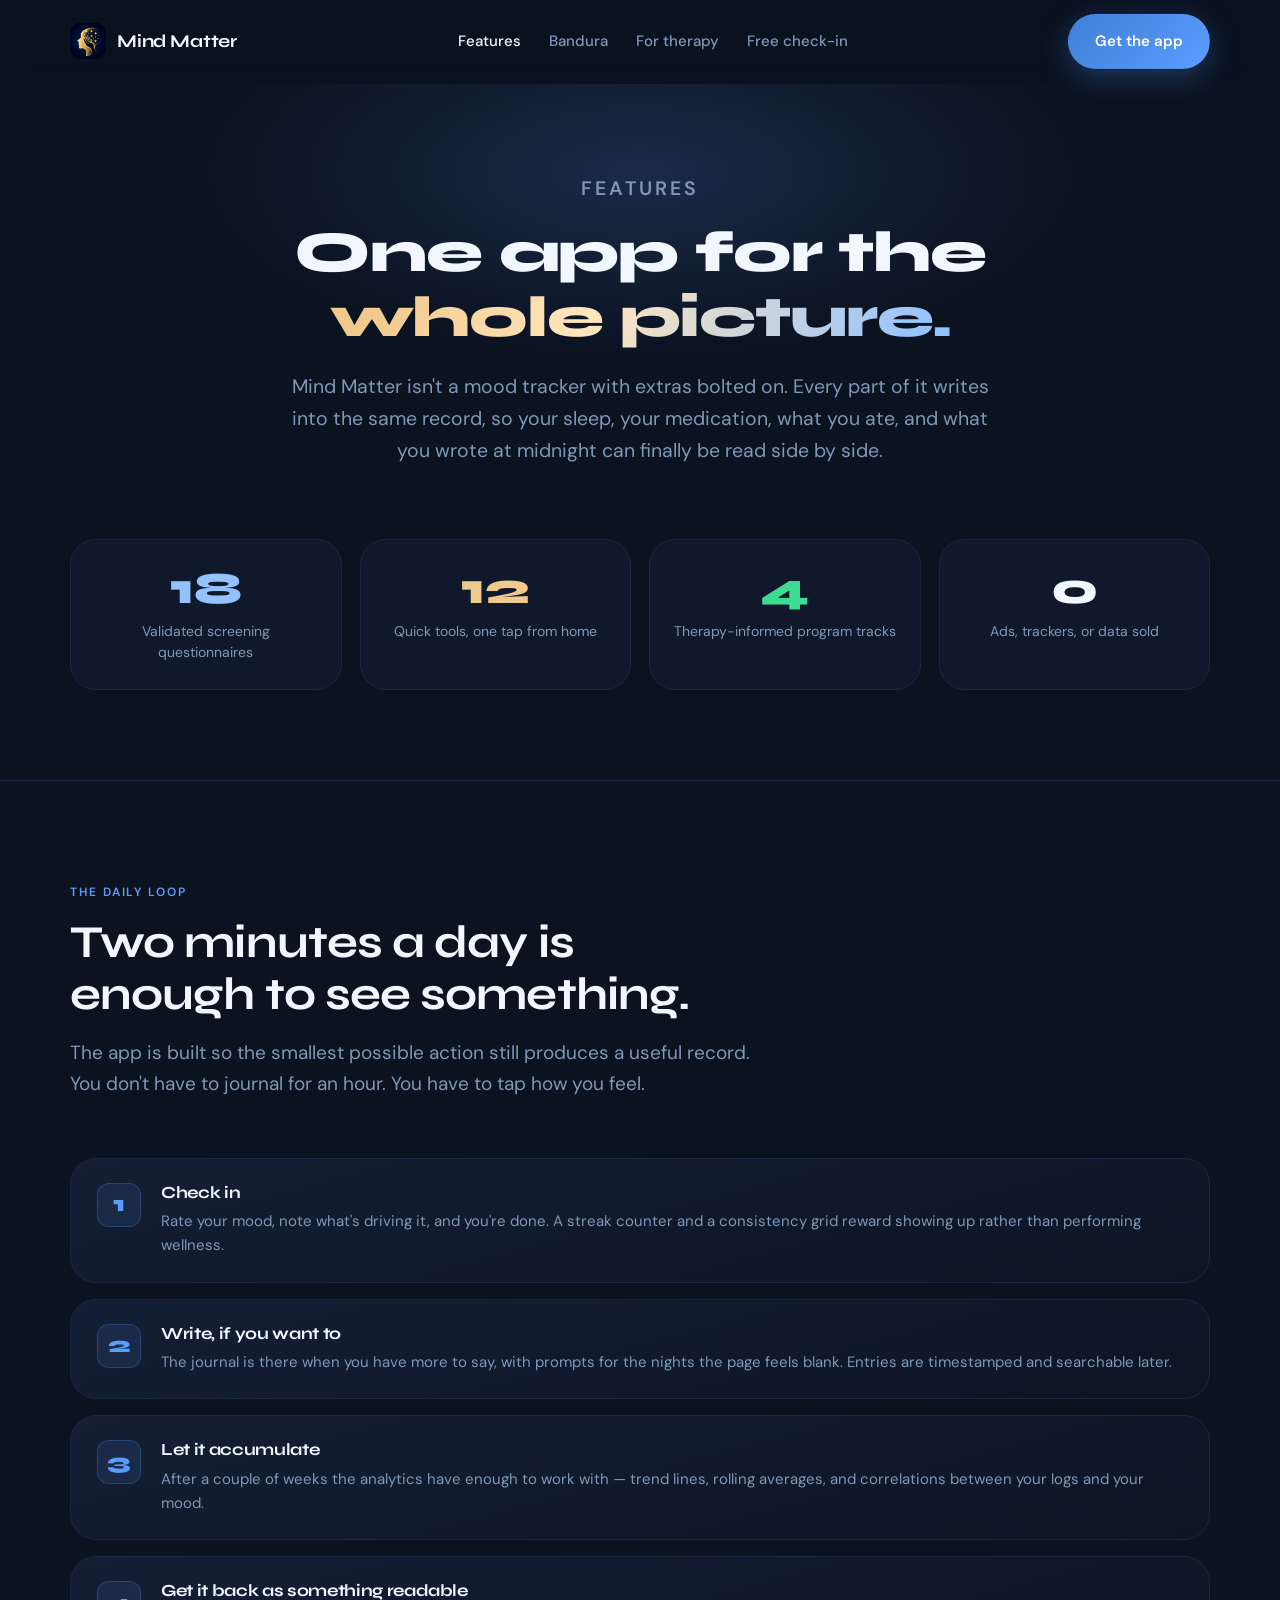
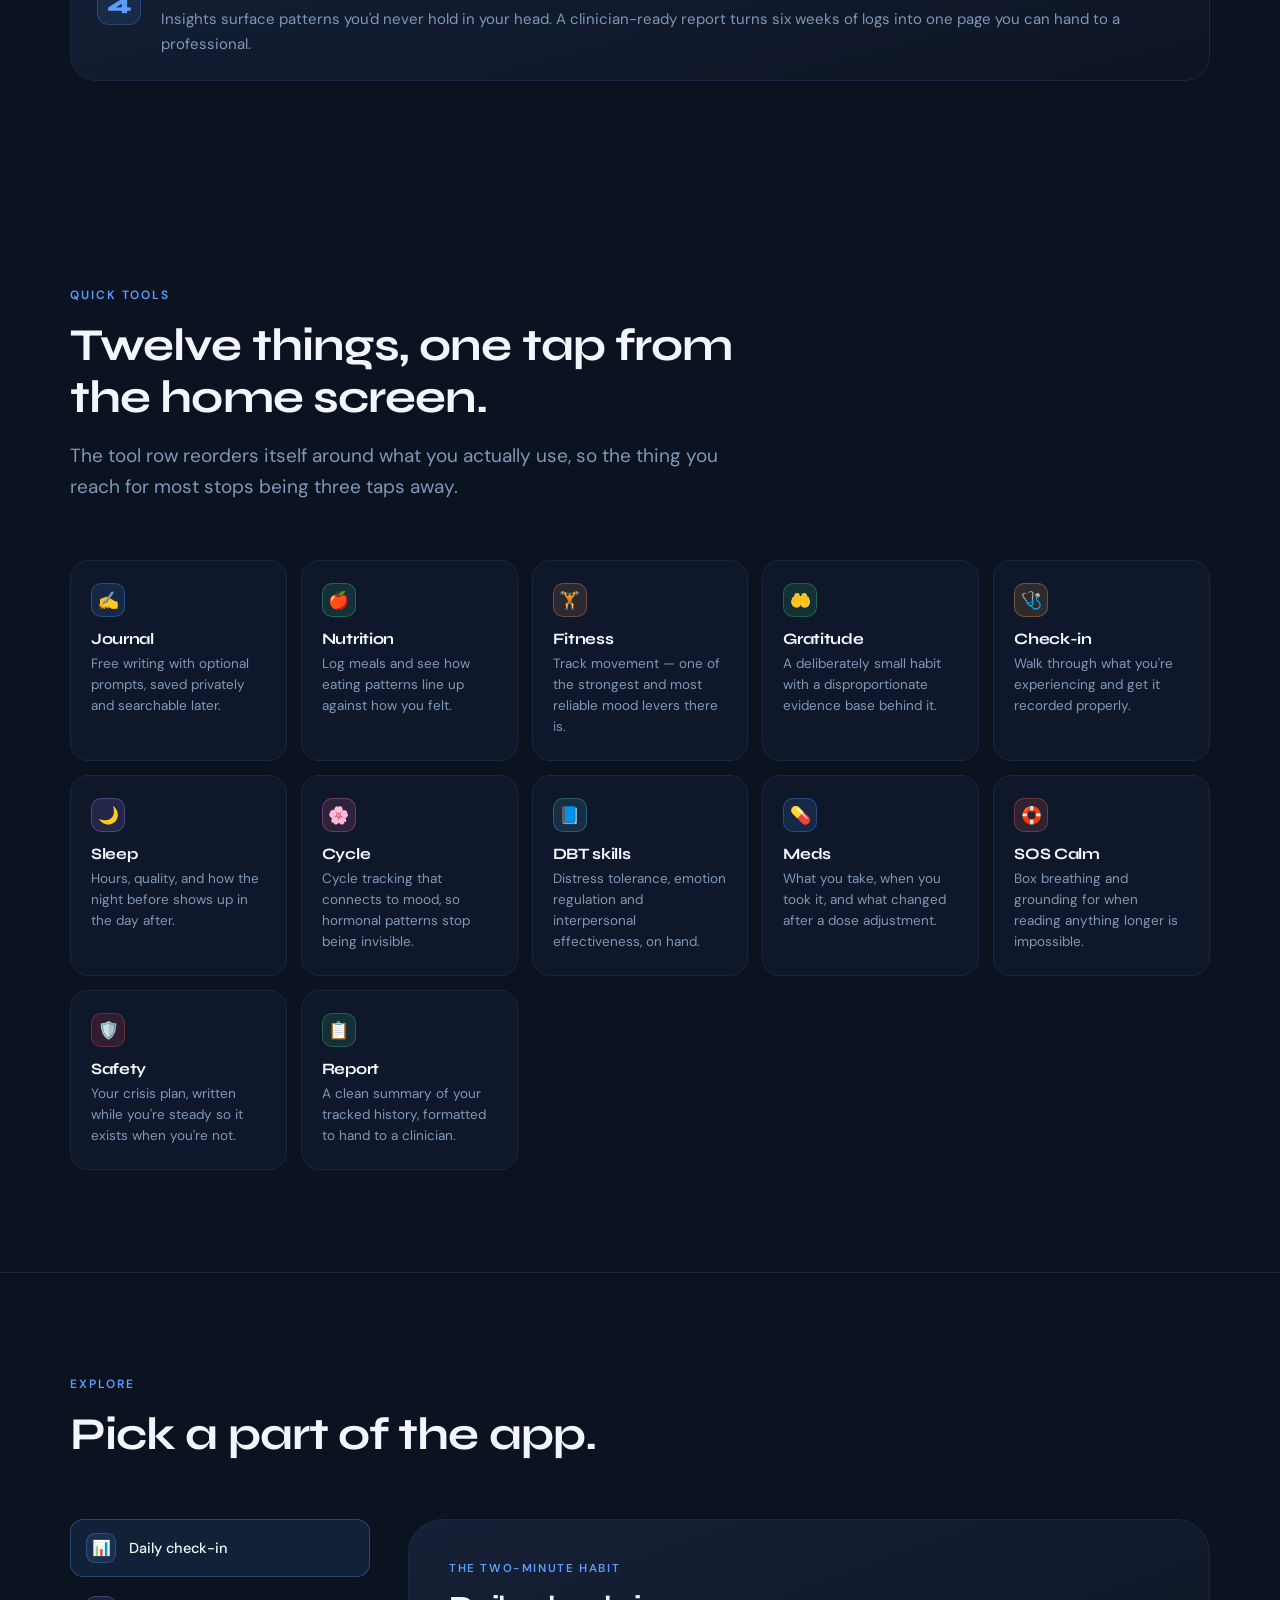
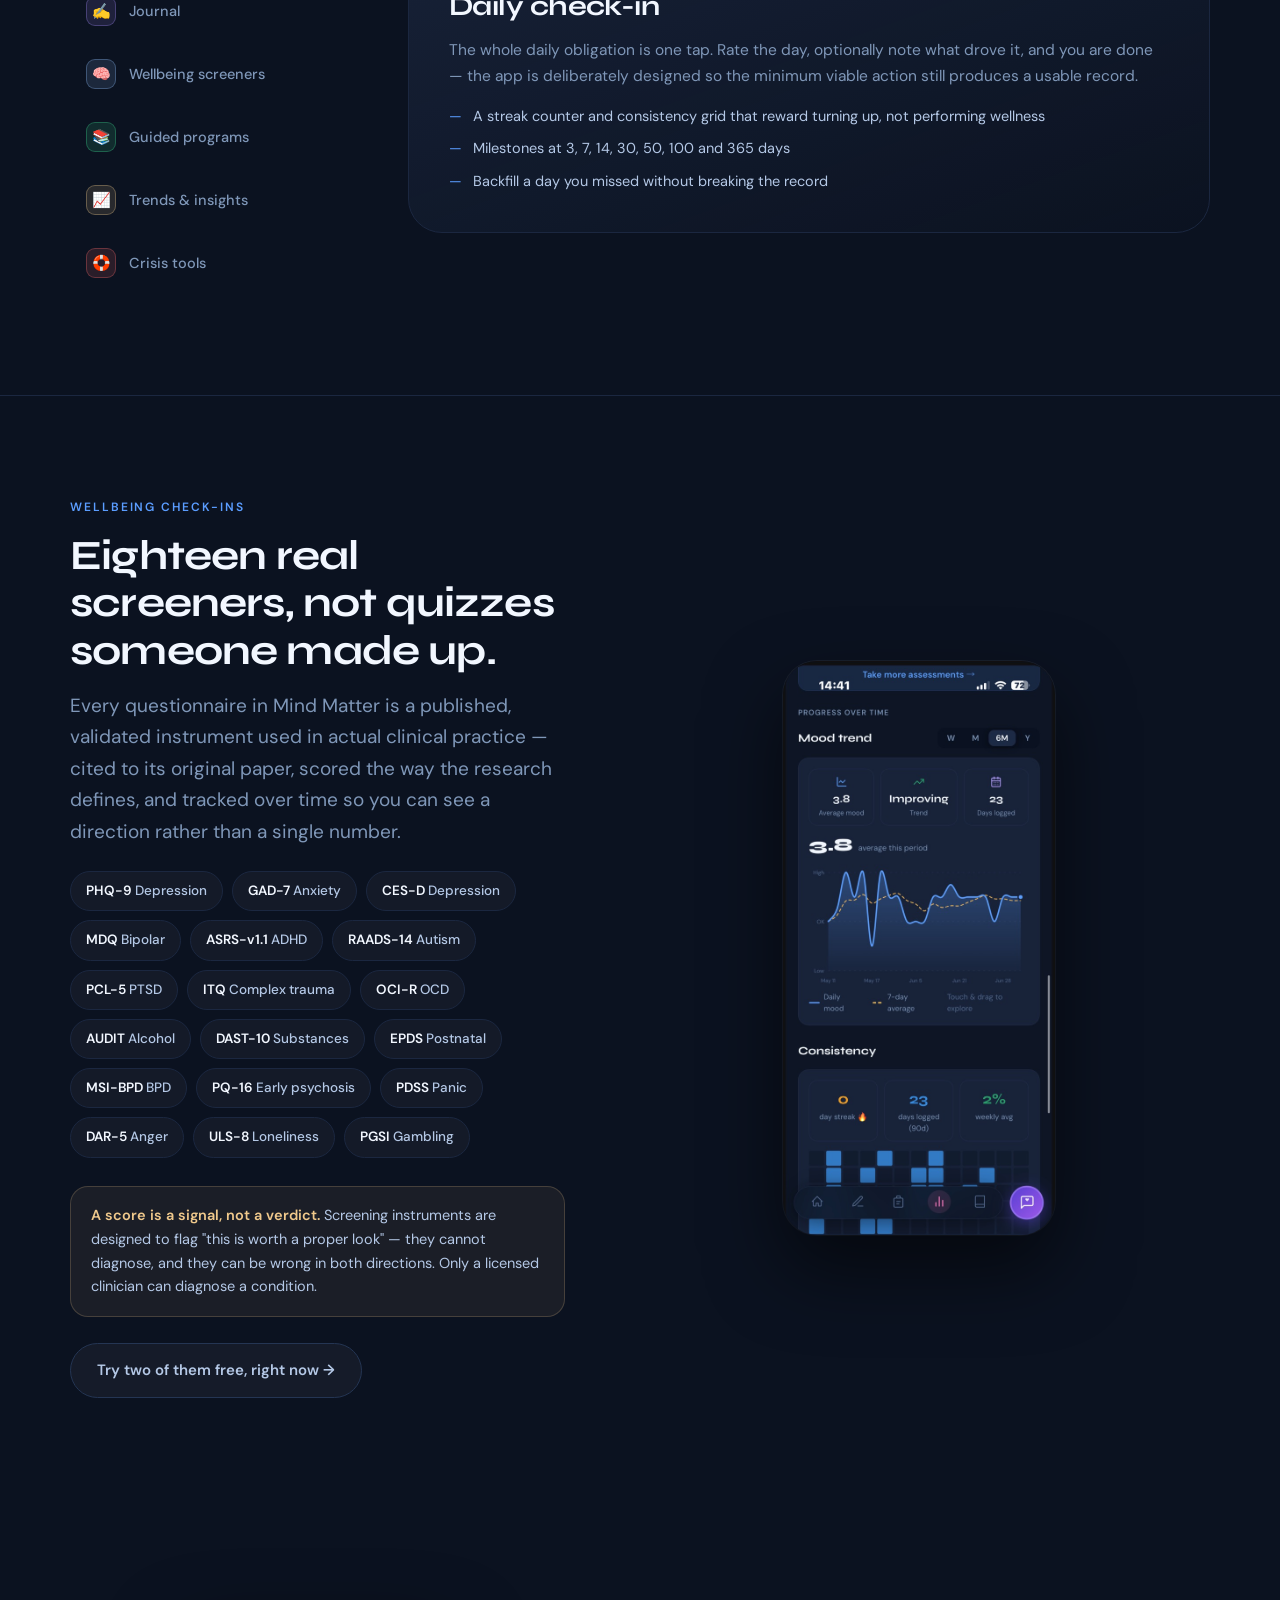
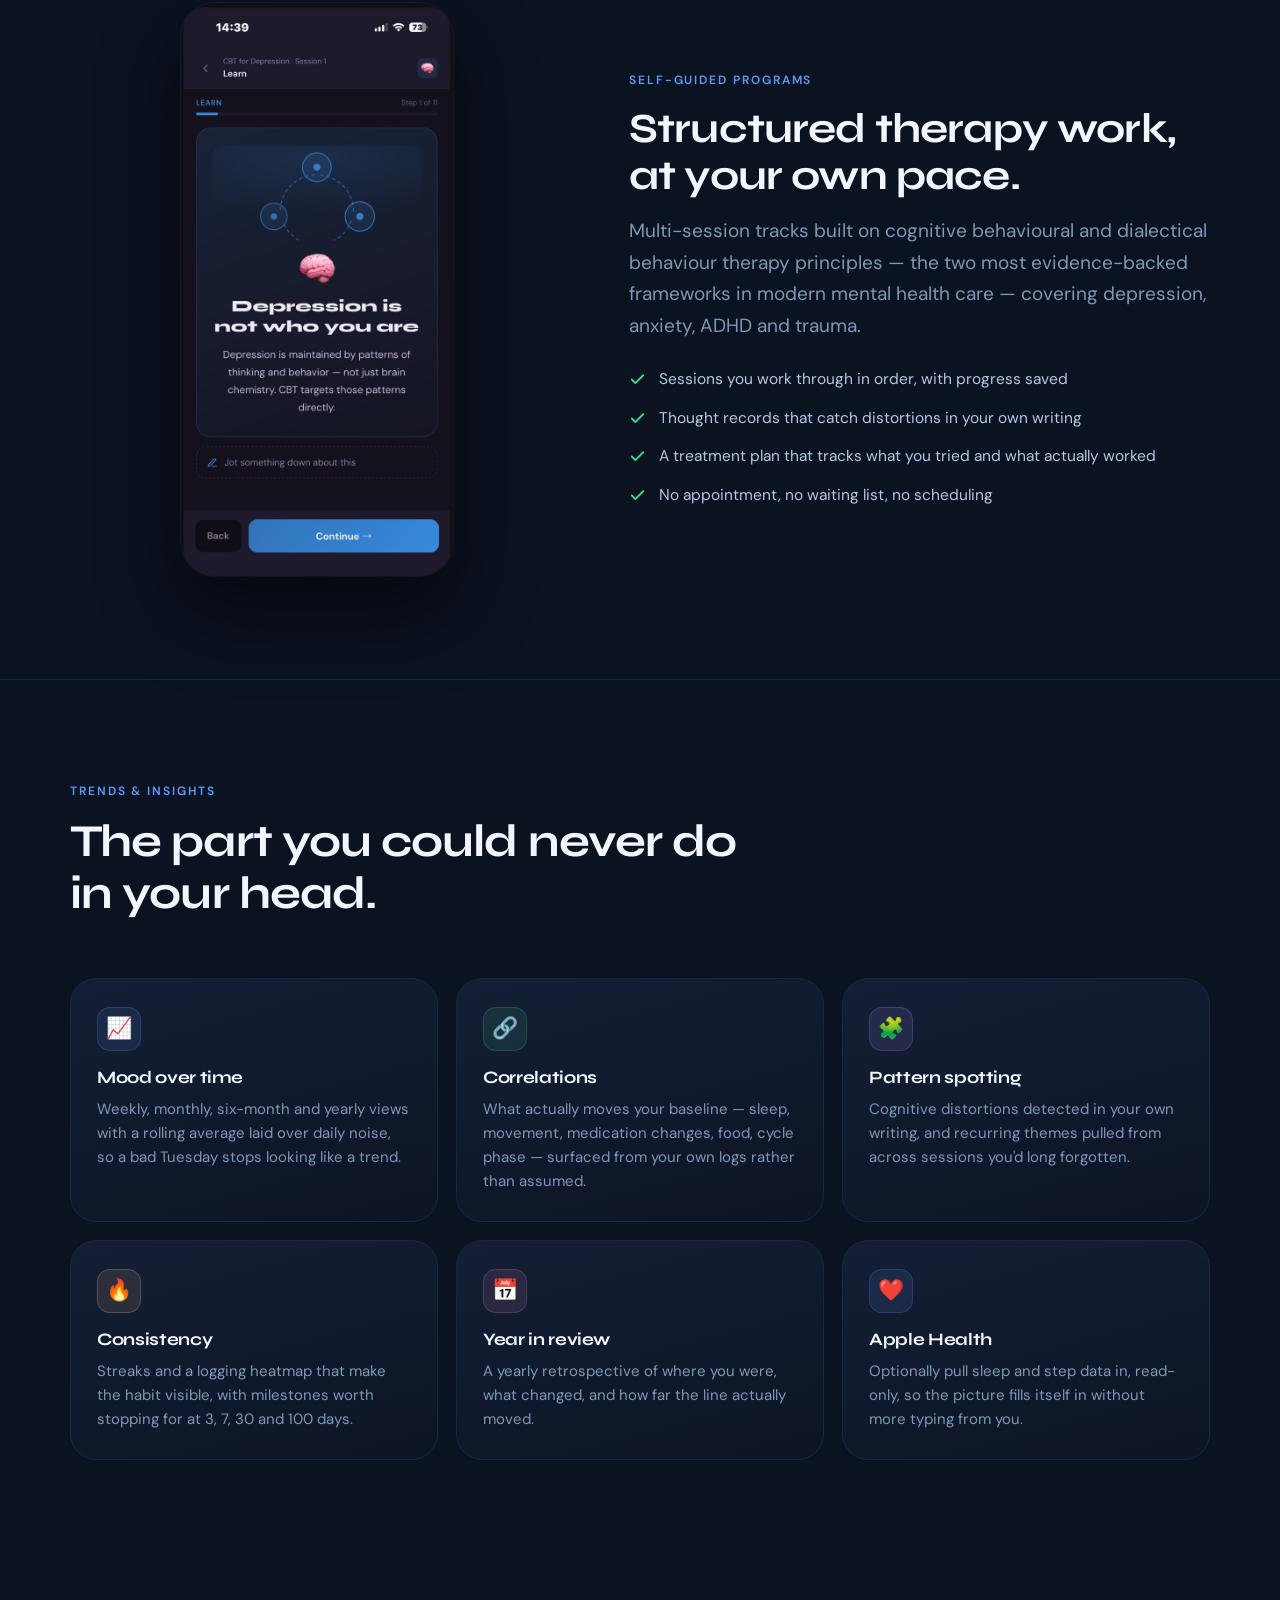
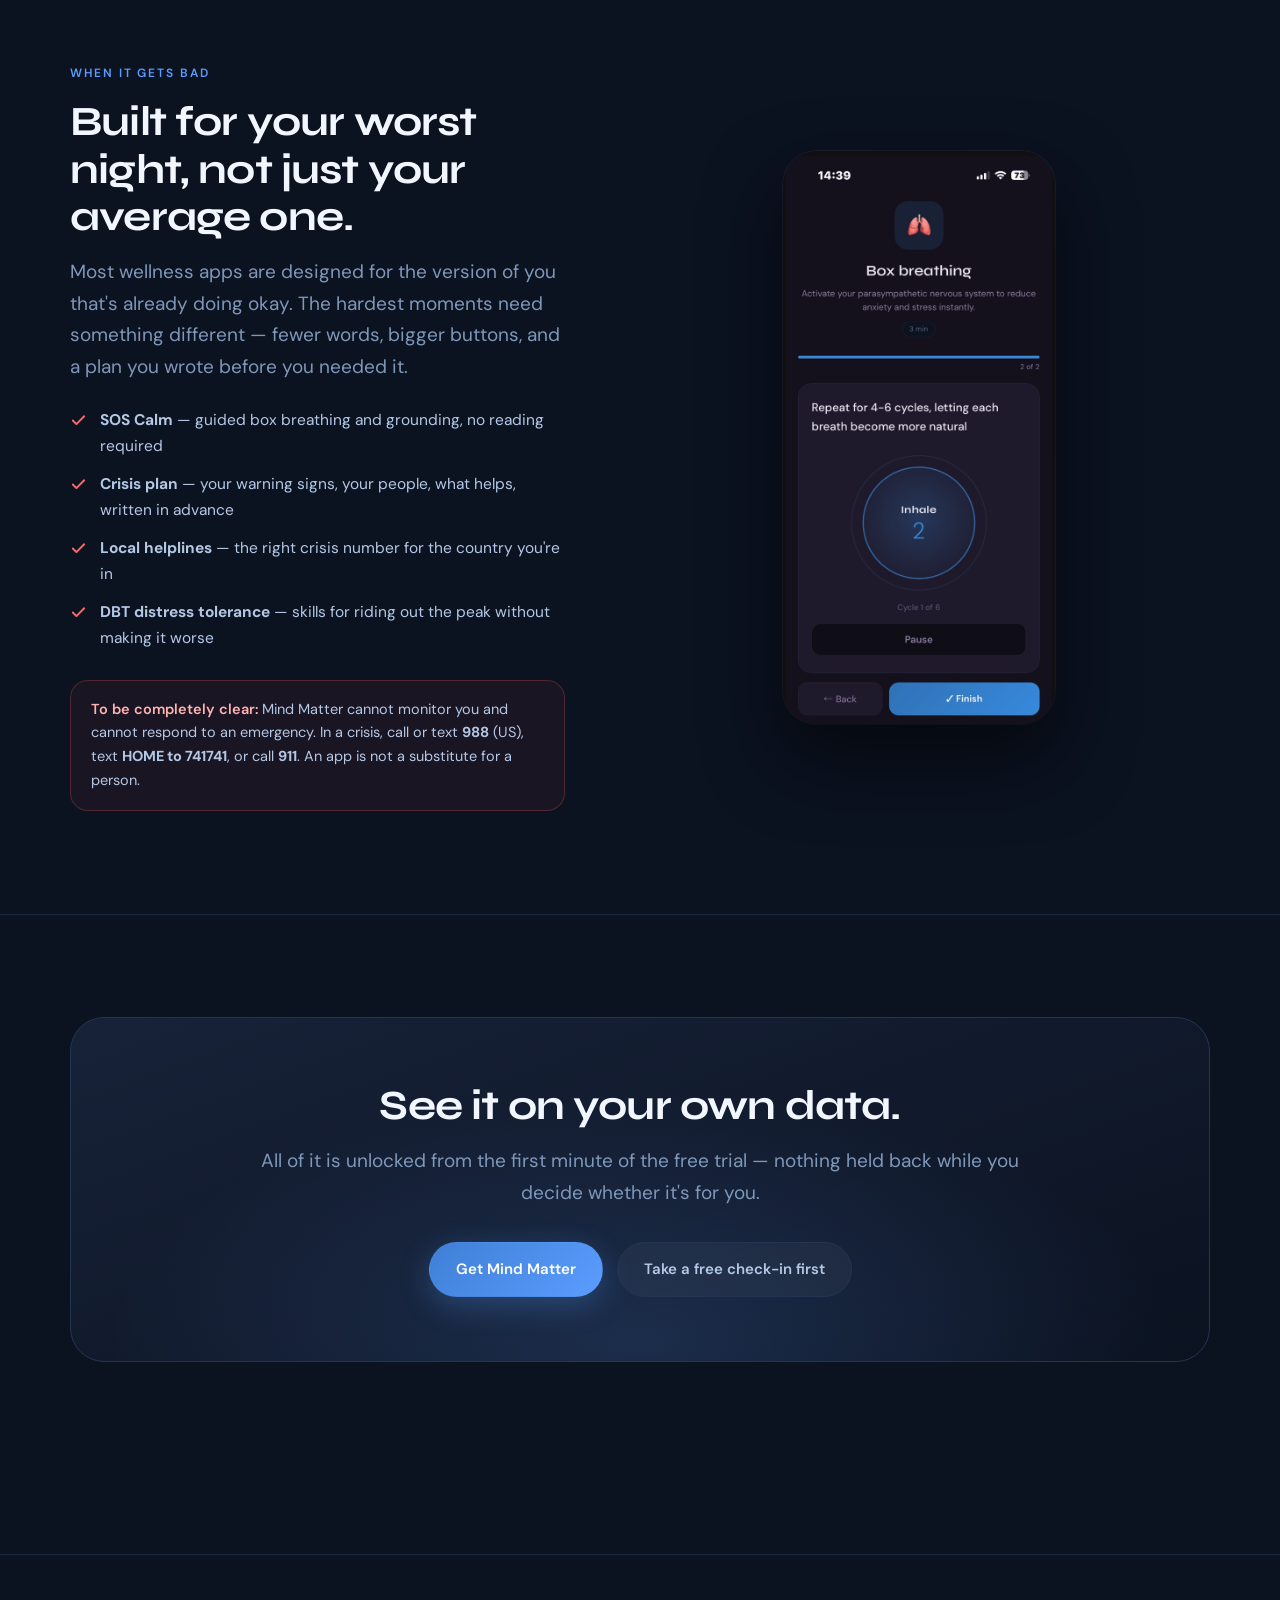
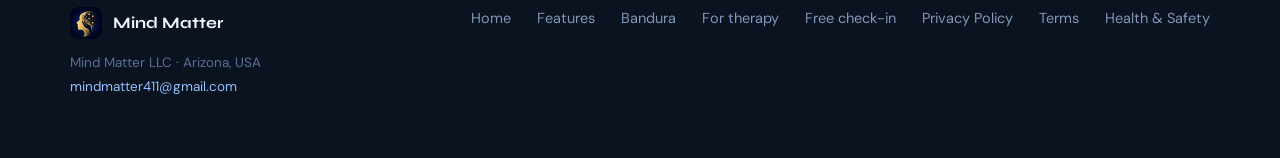
<file: features.html>
<!DOCTYPE html>
<html lang="en">
<head>
<meta charset="utf-8" />
<meta name="viewport" content="width=device-width, initial-scale=1, viewport-fit=cover" />
<title>Features — Mind Matter</title>
<meta name="description" content="Everything inside Mind Matter: daily mood check-ins, private journaling, 18 validated wellbeing screeners, self-guided CBT and DBT programs, twelve quick tools, trends and insights, crisis planning, and a clinician-ready report." />
<meta name="theme-color" content="#0b1220" />
<link rel="canonical" href="https://mindmattermentalhealth.com/features.html" />
<link rel="icon" href="logo.png" />
<meta property="og:site_name" content="Mind Matter" />
<meta property="og:title" content="Features — Mind Matter" />
<meta property="og:description" content="Mood tracking, journaling, 18 validated screeners, CBT and DBT programs, and twelve quick tools — in one iPhone app." />
<meta property="og:image" content="https://mindmattermentalhealth.com/logo.png" />
<link rel="preconnect" href="https://fonts.googleapis.com" />
<link rel="preconnect" href="https://fonts.gstatic.com" crossorigin />
<link href="https://fonts.googleapis.com/css2?family=DM+Sans:opsz,wght@9..40,300;9..40,400;9..40,500;9..40,600&family=Syne:wght@600;700;800&display=swap" rel="stylesheet" />
<link rel="stylesheet" href="style.css" />
</head>
<body>

<header class="nav" id="nav">
  <div class="shell nav-in">
    <a class="brand" href="index.html" aria-label="Mind Matter home">
      <img src="logo.png" alt="" />
      <span>Mind Matter</span>
    </a>
    <nav class="nav-links">
      <a href="features.html" aria-current="page">Features</a>
      <a href="bandura.html">Bandura</a>
      <a href="therapy.html">For therapy</a>
      <a href="check-in.html">Free check-in</a>
    </nav>
    <a class="btn btn-primary" href="index.html#get">Get the app</a>
  </div>
</header>

<main>

  <section class="phero">
    <div class="shell phero-in">
      <p class="eyebrow">Features</p>
      <h1>One app for the <span class="grad">whole picture.</span></h1>
      <p>
        Mind Matter isn't a mood tracker with extras bolted on. Every part of it
        writes into the same record, so your sleep, your medication, what you ate,
        and what you wrote at midnight can finally be read side by side.
      </p>
    </div>
  </section>

  <section class="shell" style="padding-bottom:clamp(50px,7vw,90px)">
    <div class="stats rv">
      <div class="stat"><div class="n blue">18</div><div class="l">Validated screening questionnaires</div></div>
      <div class="stat"><div class="n gold">12</div><div class="l">Quick tools, one tap from home</div></div>
      <div class="stat"><div class="n green">4</div><div class="l">Therapy-informed program tracks</div></div>
      <div class="stat"><div class="n">0</div><div class="l">Ads, trackers, or data sold</div></div>
    </div>
  </section>

  <!-- ══ DAILY LOOP ══ -->
  <section class="band band-line">
    <div class="shell">
      <div class="head rv">
        <p class="eyebrow">The daily loop</p>
        <h2>Two minutes a day is enough to see something.</h2>
        <p class="lede" style="margin-top:14px">
          The app is built so the smallest possible action still produces a useful record.
          You don't have to journal for an hour. You have to tap how you feel.
        </p>
      </div>
      <div class="steps rv">
        <div class="step">
          <div>
            <h3>Check in</h3>
            <p>Rate your mood, note what's driving it, and you're done. A streak counter and a consistency grid reward showing up rather than performing wellness.</p>
          </div>
        </div>
        <div class="step">
          <div>
            <h3>Write, if you want to</h3>
            <p>The journal is there when you have more to say, with prompts for the nights the page feels blank. Entries are timestamped and searchable later.</p>
          </div>
        </div>
        <div class="step">
          <div>
            <h3>Let it accumulate</h3>
            <p>After a couple of weeks the analytics have enough to work with — trend lines, rolling averages, and correlations between your logs and your mood.</p>
          </div>
        </div>
        <div class="step">
          <div>
            <h3>Get it back as something readable</h3>
            <p>Insights surface patterns you'd never hold in your head. A clinician-ready report turns six weeks of logs into one page you can hand to a professional.</p>
          </div>
        </div>
      </div>
    </div>
  </section>

  <!-- ══ QUICK TOOLS ══ -->
  <section class="band">
    <div class="shell">
      <div class="head rv">
        <p class="eyebrow">Quick tools</p>
        <h2>Twelve things, one tap from the home screen.</h2>
        <p class="lede" style="margin-top:14px">
          The tool row reorders itself around what you actually use, so the thing you
          reach for most stops being three taps away.
        </p>
      </div>
      <div class="tools">
        <div class="tool rv"><div class="dot" style="background:rgba(79,158,255,.13);border:1px solid rgba(79,158,255,.3)">✍️</div><h3>Journal</h3><p>Free writing with optional prompts, saved privately and searchable later.</p></div>
        <div class="tool rv"><div class="dot" style="background:rgba(61,220,146,.13);border:1px solid rgba(61,220,146,.3)">🍎</div><h3>Nutrition</h3><p>Log meals and see how eating patterns line up against how you felt.</p></div>
        <div class="tool rv"><div class="dot" style="background:rgba(255,157,77,.13);border:1px solid rgba(255,157,77,.3)">🏋️</div><h3>Fitness</h3><p>Track movement — one of the strongest and most reliable mood levers there is.</p></div>
        <div class="tool rv"><div class="dot" style="background:rgba(50,213,131,.13);border:1px solid rgba(50,213,131,.3)">🤲</div><h3>Gratitude</h3><p>A deliberately small habit with a disproportionate evidence base behind it.</p></div>
        <div class="tool rv"><div class="dot" style="background:rgba(255,179,64,.13);border:1px solid rgba(255,179,64,.3)">🩺</div><h3>Check-in</h3><p>Walk through what you're experiencing and get it recorded properly.</p></div>
        <div class="tool rv"><div class="dot" style="background:rgba(167,139,250,.13);border:1px solid rgba(167,139,250,.3)">🌙</div><h3>Sleep</h3><p>Hours, quality, and how the night before shows up in the day after.</p></div>
        <div class="tool rv"><div class="dot" style="background:rgba(244,114,182,.13);border:1px solid rgba(244,114,182,.3)">🌸</div><h3>Cycle</h3><p>Cycle tracking that connects to mood, so hormonal patterns stop being invisible.</p></div>
        <div class="tool rv"><div class="dot" style="background:rgba(77,208,225,.13);border:1px solid rgba(77,208,225,.3)">📘</div><h3>DBT skills</h3><p>Distress tolerance, emotion regulation and interpersonal effectiveness, on hand.</p></div>
        <div class="tool rv"><div class="dot" style="background:rgba(79,158,255,.13);border:1px solid rgba(79,158,255,.3)">💊</div><h3>Meds</h3><p>What you take, when you took it, and what changed after a dose adjustment.</p></div>
        <div class="tool rv"><div class="dot" style="background:rgba(255,107,107,.13);border:1px solid rgba(255,107,107,.3)">🛟</div><h3>SOS Calm</h3><p>Box breathing and grounding for when reading anything longer is impossible.</p></div>
        <div class="tool rv"><div class="dot" style="background:rgba(255,82,82,.13);border:1px solid rgba(255,82,82,.3)">🛡️</div><h3>Safety</h3><p>Your crisis plan, written while you're steady so it exists when you're not.</p></div>
        <div class="tool rv"><div class="dot" style="background:rgba(50,213,131,.13);border:1px solid rgba(50,213,131,.3)">📋</div><h3>Report</h3><p>A clean summary of your tracked history, formatted to hand to a clinician.</p></div>
      </div>
    </div>
  </section>

  <!-- ══ EXPLORER ══ -->
  <section class="band band-line" id="explore">
    <div class="shell">
      <div class="head rv">
        <p class="eyebrow">Explore</p>
        <h2>Pick a part of the app.</h2>
      </div>
      <div class="expl rv">
        <div class="expl-list" id="explList" role="tablist" aria-label="Areas of the app">
        <button type="button" role="tab" aria-selected="true" data-panel="checkin"><span class="e-ico" style="background:rgba(79,158,255,.13);border:1px solid rgba(79,158,255,.3)">📊</span>Daily check-in</button>
        <button type="button" role="tab" aria-selected="false" data-panel="journal"><span class="e-ico" style="background:rgba(167,139,250,.13);border:1px solid rgba(167,139,250,.3)">✍️</span>Journal</button>
        <button type="button" role="tab" aria-selected="false" data-panel="screeners"><span class="e-ico" style="background:rgba(147,194,255,.13);border:1px solid rgba(147,194,255,.3)">🧠</span>Wellbeing screeners</button>
        <button type="button" role="tab" aria-selected="false" data-panel="programs"><span class="e-ico" style="background:rgba(61,220,146,.13);border:1px solid rgba(61,220,146,.3)">📚</span>Guided programs</button>
        <button type="button" role="tab" aria-selected="false" data-panel="insights"><span class="e-ico" style="background:rgba(240,201,140,.13);border:1px solid rgba(240,201,140,.32)">📈</span>Trends & insights</button>
        <button type="button" role="tab" aria-selected="false" data-panel="crisis"><span class="e-ico" style="background:rgba(255,107,107,.13);border:1px solid rgba(255,107,107,.3)">🛟</span>Crisis tools</button>
        </div>
        <div class="expl-panel" id="explPanel">
      <div class="expl-body" id="p-checkin">
        <div class="k">The two-minute habit</div>
        <h3>Daily check-in</h3>
        <p>The whole daily obligation is one tap. Rate the day, optionally note what drove it, and you are done — the app is deliberately designed so the minimum viable action still produces a usable record.</p>
        <ul>
            <li>A streak counter and consistency grid that reward turning up, not performing wellness</li>
            <li>Milestones at 3, 7, 14, 30, 50, 100 and 365 days</li>
            <li>Backfill a day you missed without breaking the record</li>
        </ul>
      </div>
      <div class="expl-body" id="p-journal" hidden>
        <div class="k">Somewhere to put it</div>
        <h3>Journal</h3>
        <p>Free writing with prompts for the nights the page feels blank. Entries are timestamped, searchable, and tied to the mood you logged that day — so a bad week comes with its own explanation attached.</p>
        <ul>
            <li>Prompts when you do not know where to start</li>
            <li>Everything searchable later, by date or content</li>
            <li>Cognitive distortions detected in your own writing</li>
        </ul>
      </div>
      <div class="expl-body" id="p-screeners" hidden>
        <div class="k">Eighteen real instruments</div>
        <h3>Wellbeing screeners</h3>
        <p>Published, validated questionnaires used in actual clinical practice — cited to their original papers and scored the way the research defines, not approximated.</p>
        <ul>
            <li>PHQ-9, GAD-7, PCL-5, ASRS, AUDIT, OCI-R, EPDS and eleven more</li>
            <li>Scored per the source paper, including per-item thresholds where that is how the instrument works</li>
            <li>Tracked over time, so you see a direction rather than one number</li>
        </ul>
      </div>
      <div class="expl-body" id="p-programs" hidden>
        <div class="k">Therapy work, self-paced</div>
        <h3>Guided programs</h3>
        <p>Multi-session tracks built on cognitive behavioural and dialectical behaviour therapy — the two most evidence-backed frameworks in modern mental health care.</p>
        <ul>
            <li>Covering depression, anxiety, ADHD and trauma</li>
            <li>Thought records you complete when the thought actually shows up</li>
            <li>A treatment plan tracking what you tried and what genuinely helped</li>
        </ul>
      </div>
      <div class="expl-body" id="p-insights" hidden>
        <div class="k">The part you cannot do in your head</div>
        <h3>Trends & insights</h3>
        <p>Once there are a few weeks of data, the app stops describing your mood and starts finding reasons for it — correlations drawn from your own logs rather than generic advice.</p>
        <ul>
            <li>Mood over weeks, months and years with rolling averages</li>
            <li>What actually moves your baseline: sleep, movement, medication, cycle</li>
            <li>A yearly retrospective of how far the line really moved</li>
        </ul>
      </div>
      <div class="expl-body" id="p-crisis" hidden>
        <div class="k">Built for your worst night</div>
        <h3>Crisis tools</h3>
        <p>Most wellness apps are designed for the version of you that is already coping. The hardest moments need fewer words, bigger buttons, and a plan you wrote before you needed it.</p>
        <ul>
            <li>SOS Calm — guided box breathing and grounding, no reading required</li>
            <li>A crisis plan written while you are steady: warning signs, people, what helps</li>
            <li>The right crisis line for the country you are in</li>
        </ul>
      </div>
        </div>
      </div>
    </div>
  </section>

  <!-- ══ ASSESSMENTS ══ -->
  <section class="band band-line">
    <div class="shell split">
      <div class="rv">
        <p class="eyebrow">Wellbeing check-ins</p>
        <h2>Eighteen real screeners, not quizzes someone made up.</h2>
        <p class="lede">
          Every questionnaire in Mind Matter is a published, validated instrument used in
          actual clinical practice — cited to its original paper, scored the way the research
          defines, and tracked over time so you can see a direction rather than a single number.
        </p>
        <div class="chips" style="margin-top:24px">
          <span class="chip"><b>PHQ-9</b> Depression</span>
          <span class="chip"><b>GAD-7</b> Anxiety</span>
          <span class="chip"><b>CES-D</b> Depression</span>
          <span class="chip"><b>MDQ</b> Bipolar</span>
          <span class="chip"><b>ASRS-v1.1</b> ADHD</span>
          <span class="chip"><b>RAADS-14</b> Autism</span>
          <span class="chip"><b>PCL-5</b> PTSD</span>
          <span class="chip"><b>ITQ</b> Complex trauma</span>
          <span class="chip"><b>OCI-R</b> OCD</span>
          <span class="chip"><b>AUDIT</b> Alcohol</span>
          <span class="chip"><b>DAST-10</b> Substances</span>
          <span class="chip"><b>EPDS</b> Postnatal</span>
          <span class="chip"><b>MSI-BPD</b> BPD</span>
          <span class="chip"><b>PQ-16</b> Early psychosis</span>
          <span class="chip"><b>PDSS</b> Panic</span>
          <span class="chip"><b>DAR-5</b> Anger</span>
          <span class="chip"><b>ULS-8</b> Loneliness</span>
          <span class="chip"><b>PGSI</b> Gambling</span>
        </div>
        <div class="note">
          <strong>A score is a signal, not a verdict.</strong> Screening instruments are designed
          to flag "this is worth a proper look" — they cannot diagnose, and they can be wrong in
          both directions. Only a licensed clinician can diagnose a condition.
        </div>
        <a class="btn btn-ghost" style="margin-top:26px" href="check-in.html">Try two of them free, right now →</a>
      </div>
      <div class="split-img rv">
        <img src="shots/MoodTrends.jpg" loading="lazy" width="620" height="1307" alt="Mood trend chart with rolling average, streak and consistency grid." />
      </div>
    </div>
  </section>

  <!-- ══ PROGRAMS ══ -->
  <section class="band">
    <div class="shell split">
      <div class="split-img rv">
        <img src="shots/CBT.jpg" loading="lazy" width="620" height="1307" alt="A self-guided CBT session inside Mind Matter." />
      </div>
      <div class="rv">
        <p class="eyebrow">Self-guided programs</p>
        <h2>Structured therapy work, at your own pace.</h2>
        <p class="lede">
          Multi-session tracks built on cognitive behavioural and dialectical behaviour therapy
          principles — the two most evidence-backed frameworks in modern mental health care —
          covering depression, anxiety, ADHD and trauma.
        </p>
        <ul class="checks">
          <li><svg width="17" height="17" viewBox="0 0 24 24" fill="none" stroke="#3ddc92" stroke-width="2.6" stroke-linecap="round" stroke-linejoin="round" aria-hidden="true"><path d="M20 6L9 17l-5-5"/></svg><span>Sessions you work through in order, with progress saved</span></li>
          <li><svg width="17" height="17" viewBox="0 0 24 24" fill="none" stroke="#3ddc92" stroke-width="2.6" stroke-linecap="round" stroke-linejoin="round" aria-hidden="true"><path d="M20 6L9 17l-5-5"/></svg><span>Thought records that catch distortions in your own writing</span></li>
          <li><svg width="17" height="17" viewBox="0 0 24 24" fill="none" stroke="#3ddc92" stroke-width="2.6" stroke-linecap="round" stroke-linejoin="round" aria-hidden="true"><path d="M20 6L9 17l-5-5"/></svg><span>A treatment plan that tracks what you tried and what actually worked</span></li>
          <li><svg width="17" height="17" viewBox="0 0 24 24" fill="none" stroke="#3ddc92" stroke-width="2.6" stroke-linecap="round" stroke-linejoin="round" aria-hidden="true"><path d="M20 6L9 17l-5-5"/></svg><span>No appointment, no waiting list, no scheduling</span></li>
        </ul>
      </div>
    </div>
  </section>

  <!-- ══ INSIGHTS ══ -->
  <section class="band band-line">
    <div class="shell">
      <div class="head rv">
        <p class="eyebrow">Trends &amp; insights</p>
        <h2>The part you could never do in your head.</h2>
      </div>
      <div class="grid">
        <div class="card rv"><div class="ico">📈</div><h3>Mood over time</h3><p>Weekly, monthly, six-month and yearly views with a rolling average laid over daily noise, so a bad Tuesday stops looking like a trend.</p></div>
        <div class="card rv"><div class="ico">🔗</div><h3>Correlations</h3><p>What actually moves your baseline — sleep, movement, medication changes, food, cycle phase — surfaced from your own logs rather than assumed.</p></div>
        <div class="card rv"><div class="ico">🧩</div><h3>Pattern spotting</h3><p>Cognitive distortions detected in your own writing, and recurring themes pulled from across sessions you'd long forgotten.</p></div>
        <div class="card rv"><div class="ico">🔥</div><h3>Consistency</h3><p>Streaks and a logging heatmap that make the habit visible, with milestones worth stopping for at 3, 7, 30 and 100 days.</p></div>
        <div class="card rv"><div class="ico">📅</div><h3>Year in review</h3><p>A yearly retrospective of where you were, what changed, and how far the line actually moved.</p></div>
        <div class="card rv"><div class="ico">❤️</div><h3>Apple Health</h3><p>Optionally pull sleep and step data in, read-only, so the picture fills itself in without more typing from you.</p></div>
      </div>
    </div>
  </section>

  <!-- ══ SAFETY ══ -->
  <section class="band">
    <div class="shell split">
      <div class="rv">
        <p class="eyebrow">When it gets bad</p>
        <h2>Built for your worst night, not just your average one.</h2>
        <p class="lede">
          Most wellness apps are designed for the version of you that's already doing okay.
          The hardest moments need something different — fewer words, bigger buttons, and a
          plan you wrote before you needed it.
        </p>
        <ul class="checks">
          <li><svg width="17" height="17" viewBox="0 0 24 24" fill="none" stroke="#ff6b6b" stroke-width="2.6" stroke-linecap="round" stroke-linejoin="round" aria-hidden="true"><path d="M20 6L9 17l-5-5"/></svg><span><b>SOS Calm</b> — guided box breathing and grounding, no reading required</span></li>
          <li><svg width="17" height="17" viewBox="0 0 24 24" fill="none" stroke="#ff6b6b" stroke-width="2.6" stroke-linecap="round" stroke-linejoin="round" aria-hidden="true"><path d="M20 6L9 17l-5-5"/></svg><span><b>Crisis plan</b> — your warning signs, your people, what helps, written in advance</span></li>
          <li><svg width="17" height="17" viewBox="0 0 24 24" fill="none" stroke="#ff6b6b" stroke-width="2.6" stroke-linecap="round" stroke-linejoin="round" aria-hidden="true"><path d="M20 6L9 17l-5-5"/></svg><span><b>Local helplines</b> — the right crisis number for the country you're in</span></li>
          <li><svg width="17" height="17" viewBox="0 0 24 24" fill="none" stroke="#ff6b6b" stroke-width="2.6" stroke-linecap="round" stroke-linejoin="round" aria-hidden="true"><path d="M20 6L9 17l-5-5"/></svg><span><b>DBT distress tolerance</b> — skills for riding out the peak without making it worse</span></li>
        </ul>
        <div class="note" style="background:rgba(255,92,92,.06);border-color:rgba(255,92,92,.24)">
          <strong style="color:#ffb3b3">To be completely clear:</strong> Mind Matter cannot monitor you
          and cannot respond to an emergency. In a crisis, call or text <b>988</b> (US), text
          <b>HOME to 741741</b>, or call <b>911</b>. An app is not a substitute for a person.
        </div>
      </div>
      <div class="split-img rv">
        <img src="shots/BoxBreathing.jpg" loading="lazy" width="620" height="1307" alt="Guided box breathing exercise with an inhale timer." />
      </div>
    </div>
  </section>

  <!-- ══ CTA ══ -->
  <section class="band band-line">
    <div class="shell">
      <div class="cta-box rv">
        <h2>See it on your own data.</h2>
        <p class="lede">
          All of it is unlocked from the first minute of the free trial — nothing held back
          while you decide whether it's for you.
        </p>
        <div class="hero-cta" style="justify-content:center">
          <a class="btn btn-primary" href="index.html#get">Get Mind Matter</a>
          <a class="btn btn-ghost" href="check-in.html">Take a free check-in first</a>
        </div>
      </div>
    </div>
  </section>

</main>

<footer>
  <div class="shell foot">
    <div>
      <div class="foot-brand">
        <img src="logo.png" alt="" />
        <span>Mind Matter</span>
      </div>
      <small>
        Mind Matter LLC · Arizona, USA<br />
        <a href="mailto:mindmatter411@gmail.com">mindmatter411@gmail.com</a>
      </small>
    </div>
    <div class="foot-links">
      <a href="index.html">Home</a>
      <a href="features.html">Features</a>
      <a href="bandura.html">Bandura</a>
      <a href="therapy.html">For therapy</a>
      <a href="check-in.html">Free check-in</a>
      <a href="privacy.html">Privacy Policy</a>
      <a href="terms.html">Terms</a>
      <a href="safety.html">Health &amp; Safety</a>
    </div>
  </div>
</footer>

<script src="site.js"></script>
<script src="explorer.js"></script>
</body>
</html>
</file>
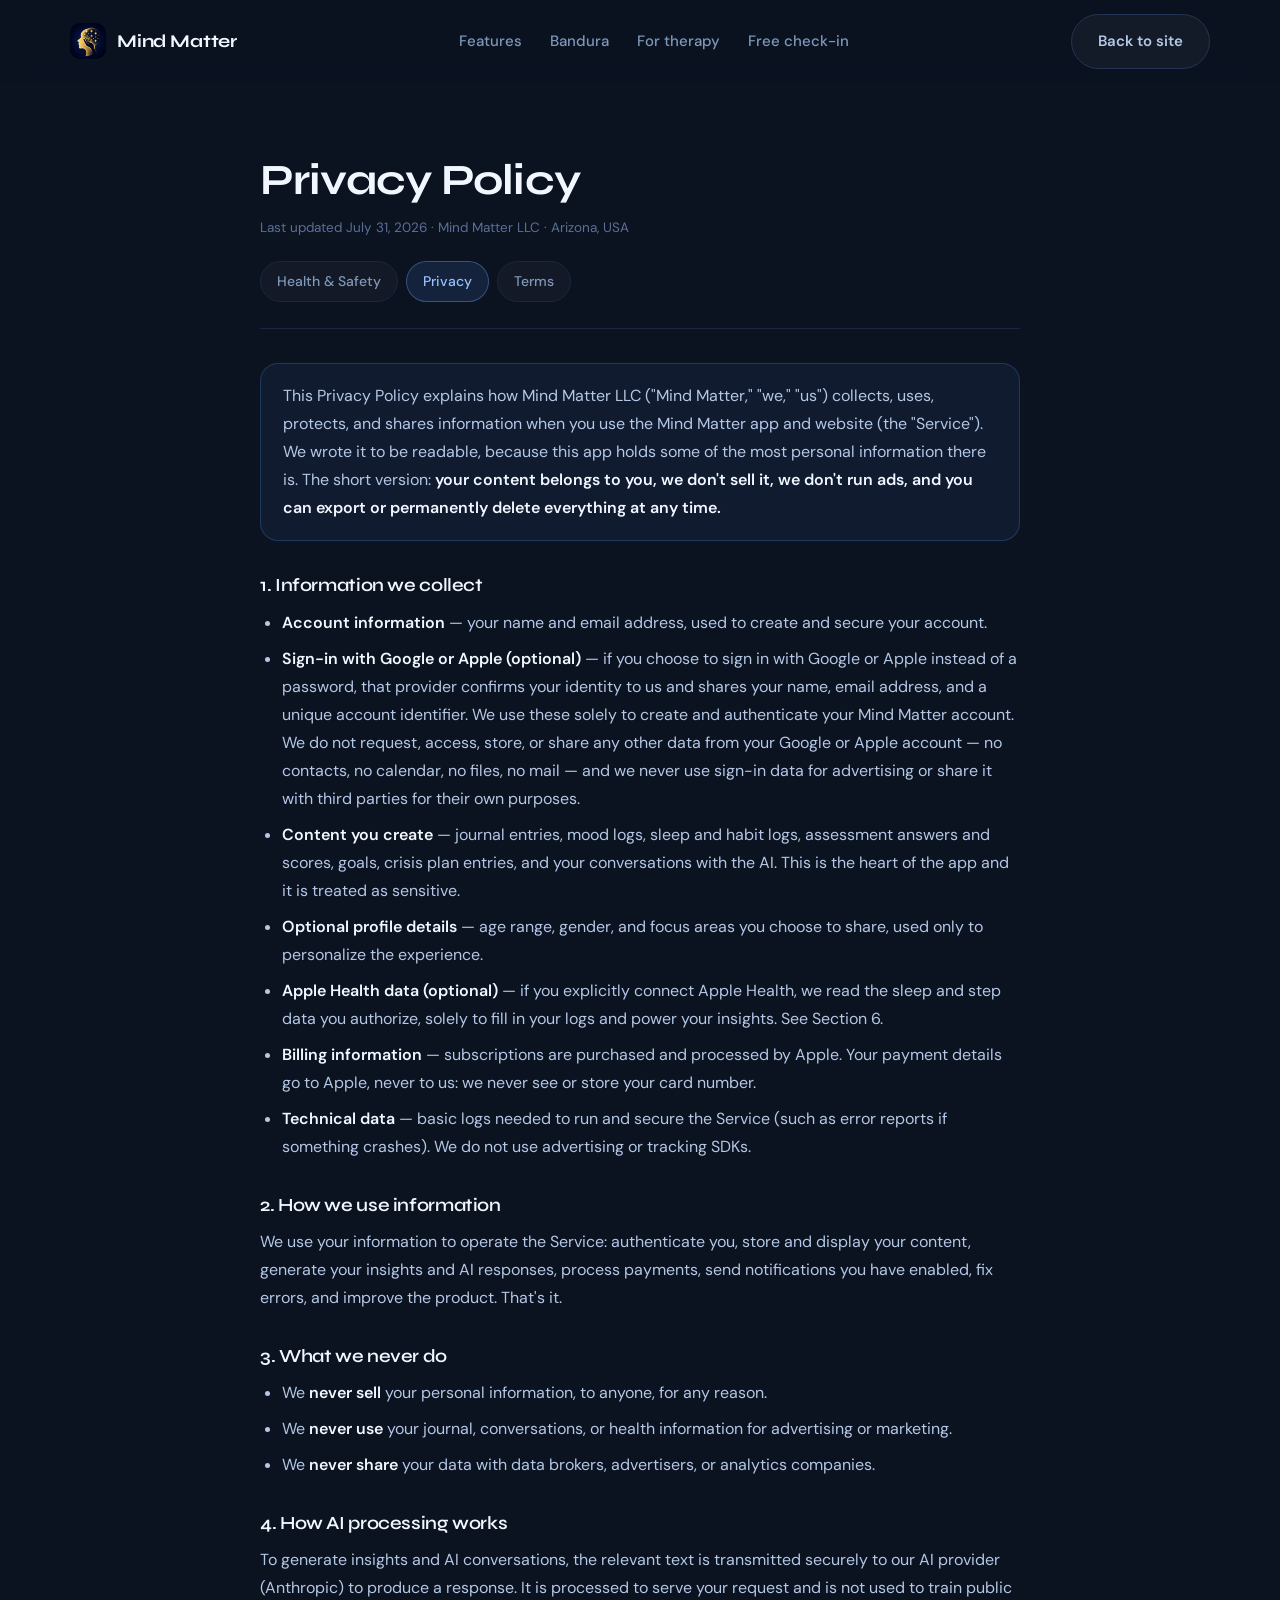
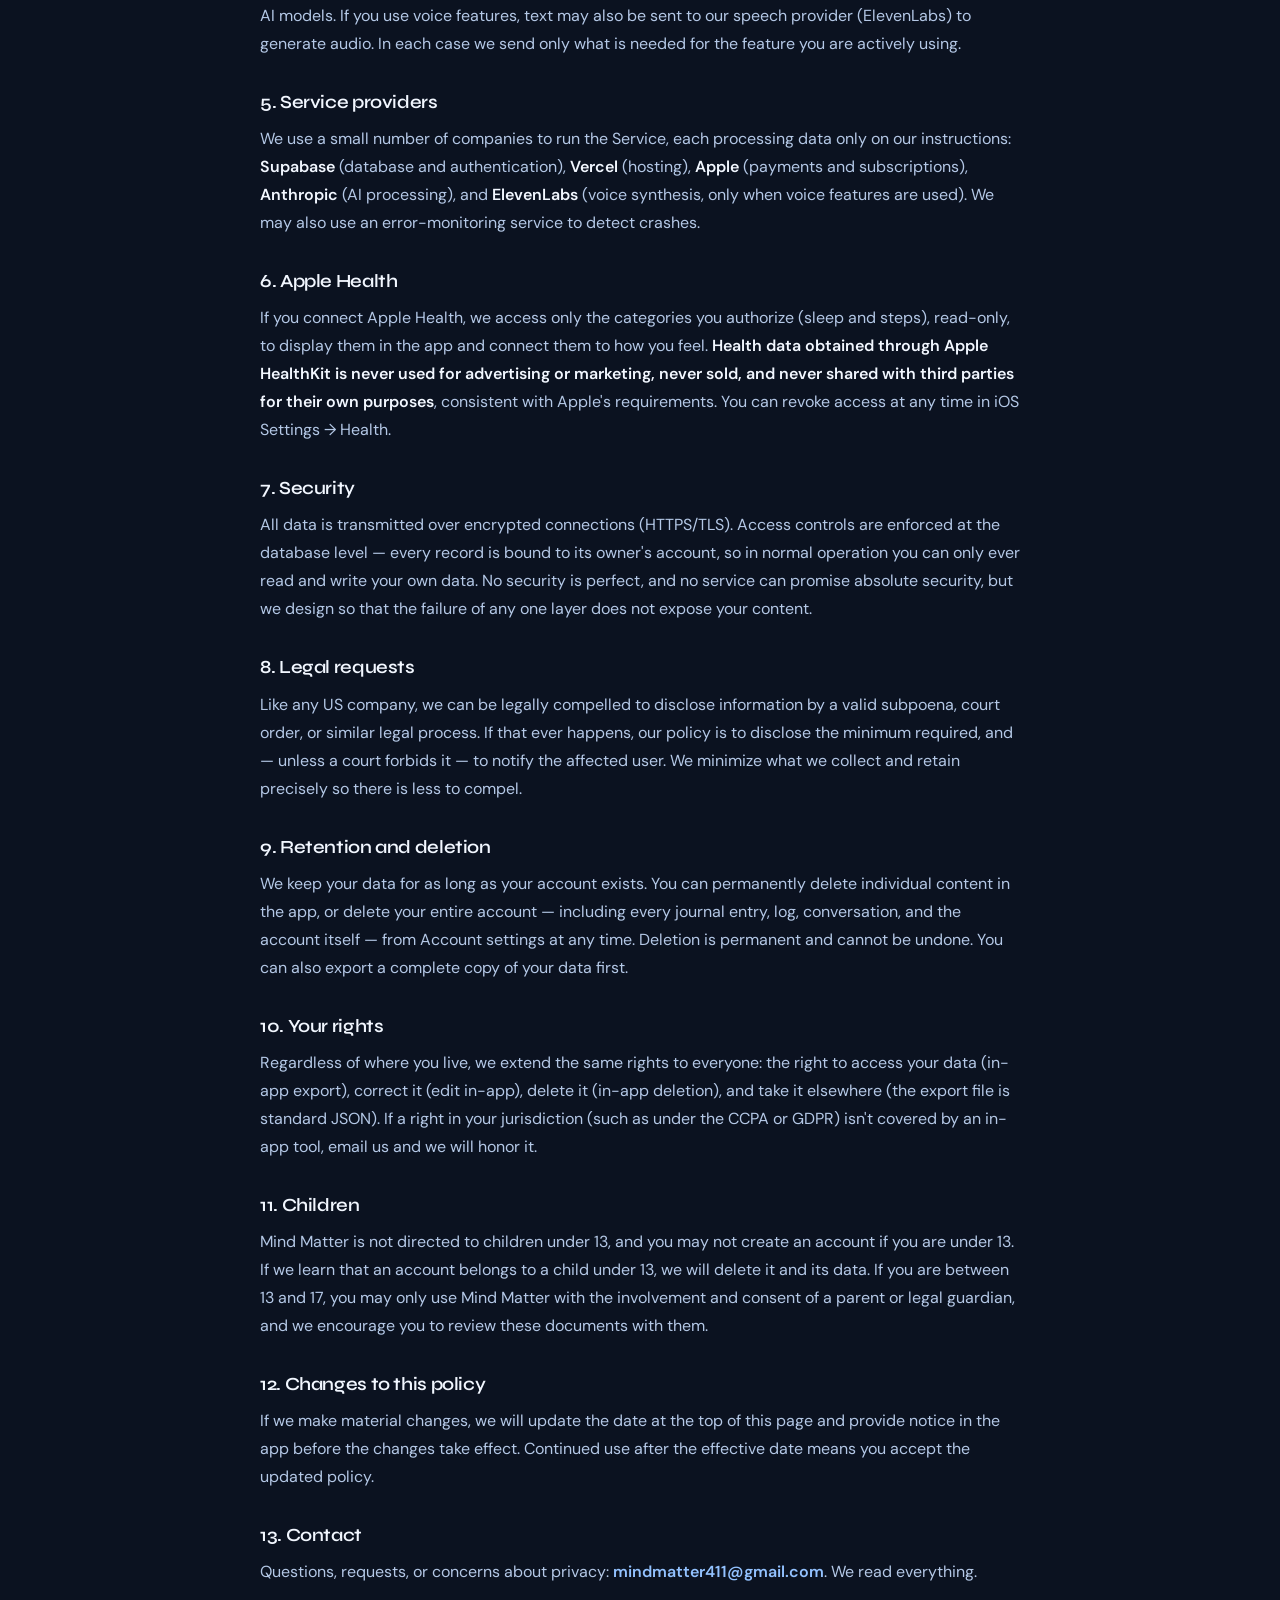
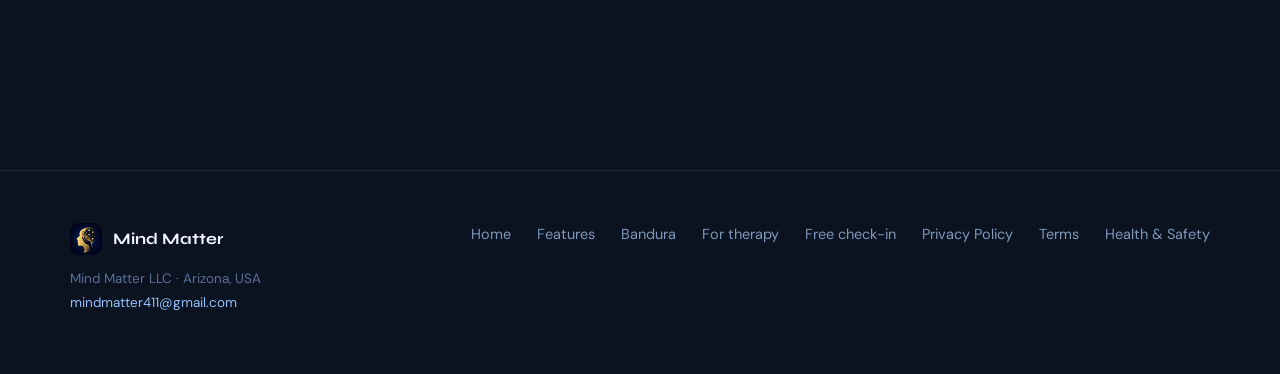
<file: privacy.html>
<!DOCTYPE html>
<html lang="en">
<head>
<meta charset="utf-8" />
<meta name="viewport" content="width=device-width, initial-scale=1, viewport-fit=cover" />
<title>Privacy Policy — Mind Matter</title>
<meta name="description" content="How Mind Matter LLC collects, uses, protects and shares information in the Mind Matter app and website. Your content belongs to you; we never sell it and never use it for advertising." />
<meta name="theme-color" content="#0b1220" />
<link rel="canonical" href="https://mindmattermentalhealth.com/privacy.html" />
<link rel="icon" href="logo.png" />
<meta property="og:site_name" content="Mind Matter" />
<meta property="og:title" content="Privacy Policy — Mind Matter" />
<meta property="og:description" content="How Mind Matter LLC collects, uses, protects and shares your information." />
<link rel="preconnect" href="https://fonts.googleapis.com" />
<link rel="preconnect" href="https://fonts.gstatic.com" crossorigin />
<link href="https://fonts.googleapis.com/css2?family=DM+Sans:opsz,wght@9..40,300;9..40,400;9..40,500;9..40,600&family=Syne:wght@600;700;800&display=swap" rel="stylesheet" />
<link rel="stylesheet" href="style.css" />
</head>
<body>

<header class="nav" id="nav">
  <div class="shell nav-in">
    <a class="brand" href="index.html" aria-label="Mind Matter home">
      <img src="logo.png" alt="" />
      <span>Mind Matter</span>
    </a>
    <nav class="nav-links">
      <a href="features.html">Features</a>
      <a href="bandura.html">Bandura</a>
      <a href="therapy.html">For therapy</a>
      <a href="check-in.html">Free check-in</a>
    </nav>
    <a class="btn btn-ghost" href="index.html">Back to site</a>
  </div>
</header>

<main class="shell-narrow doc">
  <div class="doc-head">
    <h1>Privacy Policy</h1>
    <p class="doc-meta">Last updated July 31, 2026 · Mind Matter LLC · Arizona, USA</p>
    <nav class="doc-tabs">
      <a href="safety.html">Health &amp; Safety</a>
      <a href="privacy.html" aria-current="page">Privacy</a>
      <a href="terms.html">Terms</a>
    </nav>
  </div>

  <div class="doc-body">
    <div class="callout">
      <p>
        This Privacy Policy explains how Mind Matter LLC ("Mind Matter," "we," "us") collects,
        uses, protects, and shares information when you use the Mind Matter app and website
        (the "Service"). We wrote it to be readable, because this app holds some of the most
        personal information there is. The short version: <strong>your content belongs to you,
        we don't sell it, we don't run ads, and you can export or permanently delete everything
        at any time.</strong>
      </p>
    </div>

    <h2>1. Information we collect</h2>
    <ul>
      <li><strong>Account information</strong> — your name and email address, used to create and secure your account.</li>
      <li><strong>Sign-in with Google or Apple (optional)</strong> — if you choose to sign in with Google or Apple instead of a password, that provider confirms your identity to us and shares your name, email address, and a unique account identifier. We use these solely to create and authenticate your Mind Matter account. We do not request, access, store, or share any other data from your Google or Apple account — no contacts, no calendar, no files, no mail — and we never use sign-in data for advertising or share it with third parties for their own purposes.</li>
      <li><strong>Content you create</strong> — journal entries, mood logs, sleep and habit logs, assessment answers and scores, goals, crisis plan entries, and your conversations with the AI. This is the heart of the app and it is treated as sensitive.</li>
      <li><strong>Optional profile details</strong> — age range, gender, and focus areas you choose to share, used only to personalize the experience.</li>
      <li><strong>Apple Health data (optional)</strong> — if you explicitly connect Apple Health, we read the sleep and step data you authorize, solely to fill in your logs and power your insights. See Section 6.</li>
      <li><strong>Billing information</strong> — subscriptions are purchased and processed by Apple. Your payment details go to Apple, never to us: we never see or store your card number.</li>
      <li><strong>Technical data</strong> — basic logs needed to run and secure the Service (such as error reports if something crashes). We do not use advertising or tracking SDKs.</li>
    </ul>

    <h2>2. How we use information</h2>
    <p>We use your information to operate the Service: authenticate you, store and display your content, generate your insights and AI responses, process payments, send notifications you have enabled, fix errors, and improve the product. That's it.</p>

    <h2>3. What we never do</h2>
    <ul>
      <li>We <strong>never sell</strong> your personal information, to anyone, for any reason.</li>
      <li>We <strong>never use</strong> your journal, conversations, or health information for advertising or marketing.</li>
      <li>We <strong>never share</strong> your data with data brokers, advertisers, or analytics companies.</li>
    </ul>

    <h2>4. How AI processing works</h2>
    <p>To generate insights and AI conversations, the relevant text is transmitted securely to our AI provider (Anthropic) to produce a response. It is processed to serve your request and is not used to train public AI models. If you use voice features, text may also be sent to our speech provider (ElevenLabs) to generate audio. In each case we send only what is needed for the feature you are actively using.</p>

    <h2>5. Service providers</h2>
    <p>We use a small number of companies to run the Service, each processing data only on our instructions: <strong>Supabase</strong> (database and authentication), <strong>Vercel</strong> (hosting), <strong>Apple</strong> (payments and subscriptions), <strong>Anthropic</strong> (AI processing), and <strong>ElevenLabs</strong> (voice synthesis, only when voice features are used). We may also use an error-monitoring service to detect crashes.</p>

    <h2>6. Apple Health</h2>
    <p>If you connect Apple Health, we access only the categories you authorize (sleep and steps), read-only, to display them in the app and connect them to how you feel. <strong>Health data obtained through Apple HealthKit is never used for advertising or marketing, never sold, and never shared with third parties for their own purposes</strong>, consistent with Apple's requirements. You can revoke access at any time in iOS Settings → Health.</p>

    <h2>7. Security</h2>
    <p>All data is transmitted over encrypted connections (HTTPS/TLS). Access controls are enforced at the database level — every record is bound to its owner's account, so in normal operation you can only ever read and write your own data. No security is perfect, and no service can promise absolute security, but we design so that the failure of any one layer does not expose your content.</p>

    <h2>8. Legal requests</h2>
    <p>Like any US company, we can be legally compelled to disclose information by a valid subpoena, court order, or similar legal process. If that ever happens, our policy is to disclose the minimum required, and — unless a court forbids it — to notify the affected user. We minimize what we collect and retain precisely so there is less to compel.</p>

    <h2>9. Retention and deletion</h2>
    <p>We keep your data for as long as your account exists. You can permanently delete individual content in the app, or delete your entire account — including every journal entry, log, conversation, and the account itself — from Account settings at any time. Deletion is permanent and cannot be undone. You can also export a complete copy of your data first.</p>

    <h2>10. Your rights</h2>
    <p>Regardless of where you live, we extend the same rights to everyone: the right to access your data (in-app export), correct it (edit in-app), delete it (in-app deletion), and take it elsewhere (the export file is standard JSON). If a right in your jurisdiction (such as under the CCPA or GDPR) isn't covered by an in-app tool, email us and we will honor it.</p>

    <h2>11. Children</h2>
    <p>Mind Matter is not directed to children under 13, and you may not create an account if you are under 13. If we learn that an account belongs to a child under 13, we will delete it and its data. If you are between 13 and 17, you may only use Mind Matter with the involvement and consent of a parent or legal guardian, and we encourage you to review these documents with them.</p>

    <h2>12. Changes to this policy</h2>
    <p>If we make material changes, we will update the date at the top of this page and provide notice in the app before the changes take effect. Continued use after the effective date means you accept the updated policy.</p>

    <h2>13. Contact</h2>
    <p>Questions, requests, or concerns about privacy: <strong><a href="mailto:mindmatter411@gmail.com">mindmatter411@gmail.com</a></strong>. We read everything.</p>
  </div>
</main>

<footer>
  <div class="shell foot">
    <div>
      <div class="foot-brand">
        <img src="logo.png" alt="" />
        <span>Mind Matter</span>
      </div>
      <small>
        Mind Matter LLC · Arizona, USA<br />
        <a href="mailto:mindmatter411@gmail.com">mindmatter411@gmail.com</a>
      </small>
    </div>
    <div class="foot-links">
      <a href="index.html">Home</a>
      <a href="features.html">Features</a>
      <a href="bandura.html">Bandura</a>
      <a href="therapy.html">For therapy</a>
      <a href="check-in.html">Free check-in</a>
      <a href="privacy.html">Privacy Policy</a>
      <a href="terms.html">Terms</a>
      <a href="safety.html">Health &amp; Safety</a>
    </div>
  </div>
</footer>

<script src="site.js"></script>
</body>
</html>
</file>
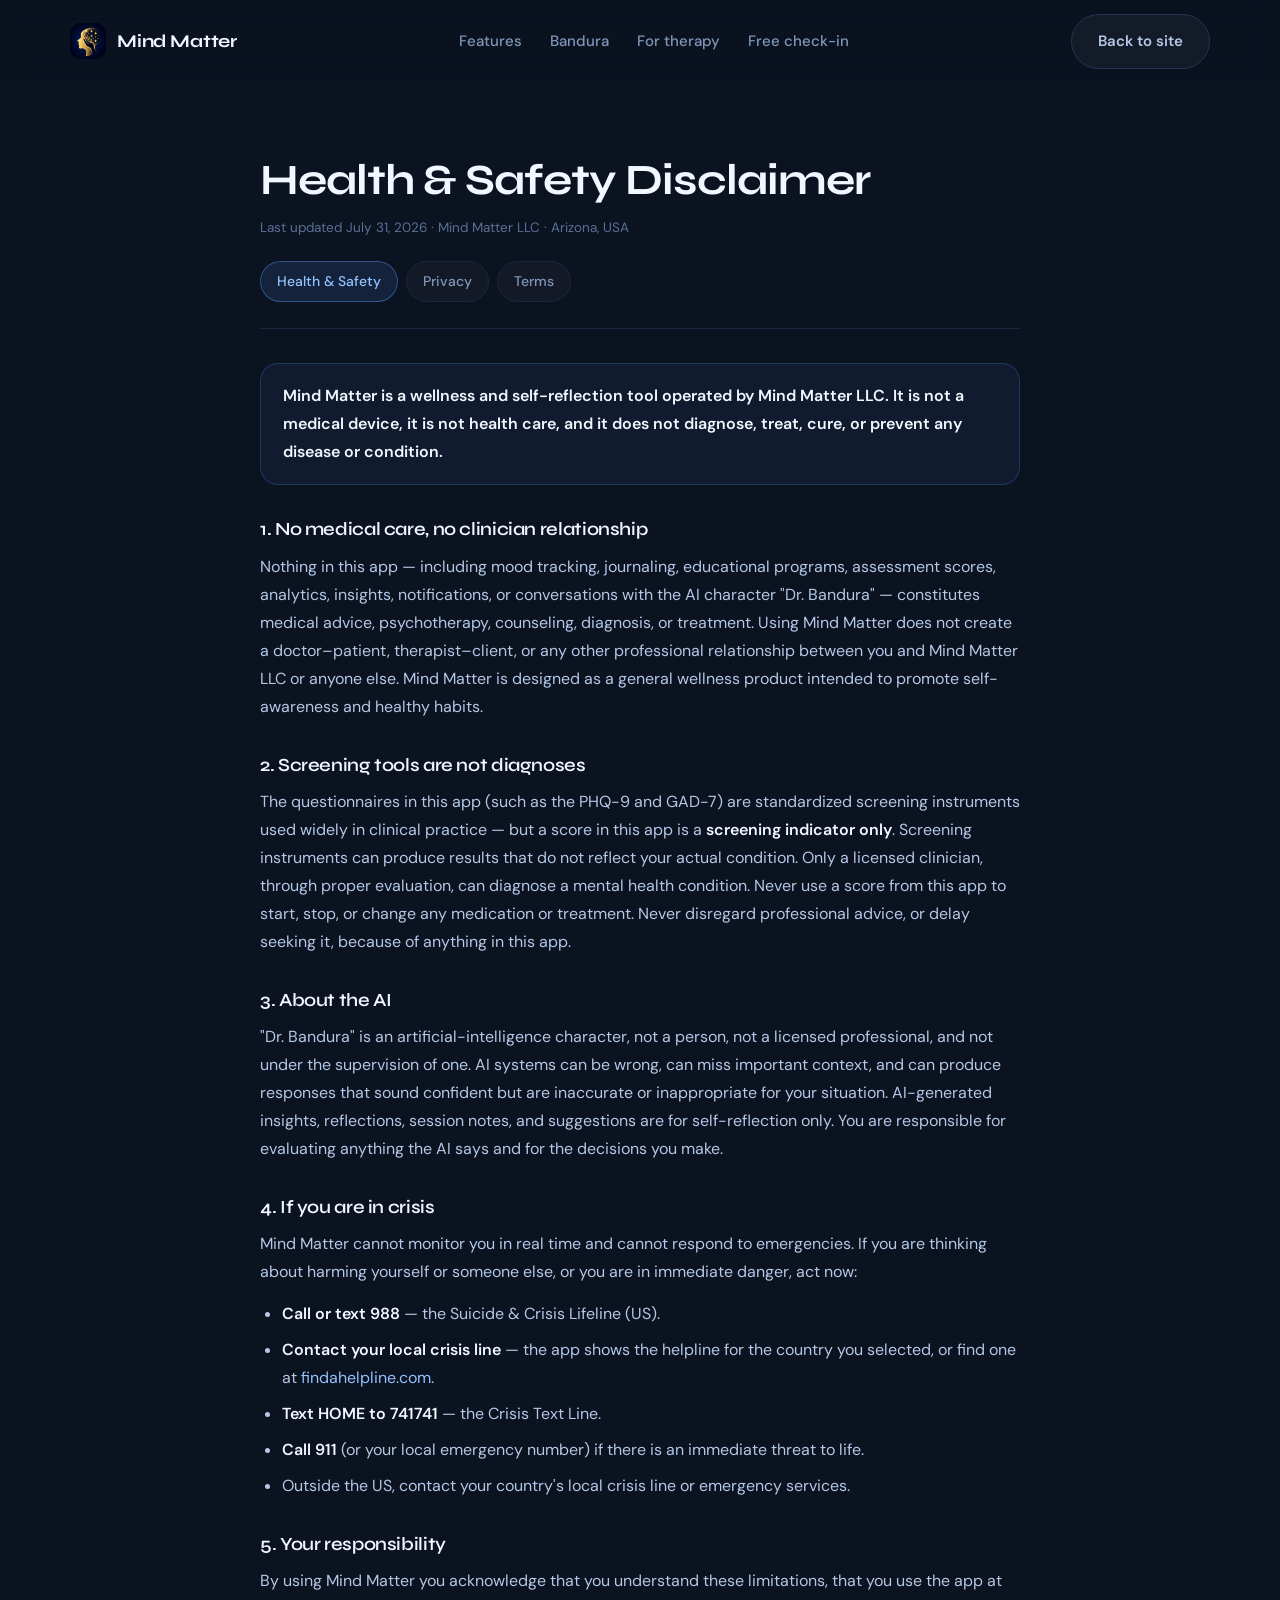
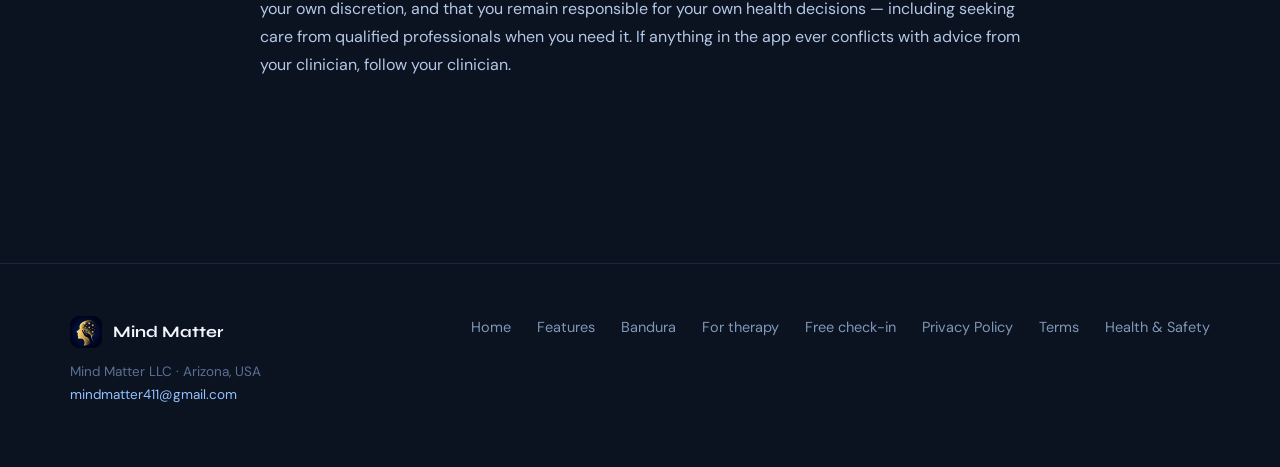
<file: safety.html>
<!DOCTYPE html>
<html lang="en">
<head>
<meta charset="utf-8" />
<meta name="viewport" content="width=device-width, initial-scale=1, viewport-fit=cover" />
<title>Health &amp; Safety Disclaimer — Mind Matter</title>
<meta name="description" content="Mind Matter is a wellness and self-reflection tool, not medical care. What the app is not, what its screening tools mean, and what to do in a crisis." />
<meta name="theme-color" content="#0b1220" />
<link rel="canonical" href="https://mindmattermentalhealth.com/safety.html" />
<link rel="icon" href="logo.png" />
<meta property="og:site_name" content="Mind Matter" />
<meta property="og:title" content="Health &amp; Safety Disclaimer — Mind Matter" />
<meta property="og:description" content="Mind Matter is a wellness and self-reflection tool, not medical care." />
<link rel="preconnect" href="https://fonts.googleapis.com" />
<link rel="preconnect" href="https://fonts.gstatic.com" crossorigin />
<link href="https://fonts.googleapis.com/css2?family=DM+Sans:opsz,wght@9..40,300;9..40,400;9..40,500;9..40,600&family=Syne:wght@600;700;800&display=swap" rel="stylesheet" />
<link rel="stylesheet" href="style.css" />
</head>
<body>

<header class="nav" id="nav">
  <div class="shell nav-in">
    <a class="brand" href="index.html" aria-label="Mind Matter home">
      <img src="logo.png" alt="" />
      <span>Mind Matter</span>
    </a>
    <nav class="nav-links">
      <a href="features.html">Features</a>
      <a href="bandura.html">Bandura</a>
      <a href="therapy.html">For therapy</a>
      <a href="check-in.html">Free check-in</a>
    </nav>
    <a class="btn btn-ghost" href="index.html">Back to site</a>
  </div>
</header>

<main class="shell-narrow doc">
  <div class="doc-head">
    <h1>Health &amp; Safety Disclaimer</h1>
    <p class="doc-meta">Last updated July 31, 2026 · Mind Matter LLC · Arizona, USA</p>
    <nav class="doc-tabs">
      <a href="safety.html" aria-current="page">Health &amp; Safety</a>
      <a href="privacy.html">Privacy</a>
      <a href="terms.html">Terms</a>
    </nav>
  </div>

  <div class="doc-body">
    <div class="callout">
      <p>
        <strong>Mind Matter is a wellness and self-reflection tool operated by Mind Matter LLC.
        It is not a medical device, it is not health care, and it does not diagnose, treat,
        cure, or prevent any disease or condition.</strong>
      </p>
    </div>

    <h2>1. No medical care, no clinician relationship</h2>
    <p>Nothing in this app — including mood tracking, journaling, educational programs, assessment scores, analytics, insights, notifications, or conversations with the AI character "Dr. Bandura" — constitutes medical advice, psychotherapy, counseling, diagnosis, or treatment. Using Mind Matter does not create a doctor–patient, therapist–client, or any other professional relationship between you and Mind Matter LLC or anyone else. Mind Matter is designed as a general wellness product intended to promote self-awareness and healthy habits.</p>

    <h2>2. Screening tools are not diagnoses</h2>
    <p>The questionnaires in this app (such as the PHQ-9 and GAD-7) are standardized screening instruments used widely in clinical practice — but a score in this app is a <strong>screening indicator only</strong>. Screening instruments can produce results that do not reflect your actual condition. Only a licensed clinician, through proper evaluation, can diagnose a mental health condition. Never use a score from this app to start, stop, or change any medication or treatment. Never disregard professional advice, or delay seeking it, because of anything in this app.</p>

    <h2>3. About the AI</h2>
    <p>"Dr. Bandura" is an artificial-intelligence character, not a person, not a licensed professional, and not under the supervision of one. AI systems can be wrong, can miss important context, and can produce responses that sound confident but are inaccurate or inappropriate for your situation. AI-generated insights, reflections, session notes, and suggestions are for self-reflection only. You are responsible for evaluating anything the AI says and for the decisions you make.</p>

    <h2>4. If you are in crisis</h2>
    <p>Mind Matter cannot monitor you in real time and cannot respond to emergencies. If you are thinking about harming yourself or someone else, or you are in immediate danger, act now:</p>
    <ul>
      <li><strong>Call or text 988</strong> — the Suicide &amp; Crisis Lifeline (US).</li>
      <li><strong>Contact your local crisis line</strong> — the app shows the helpline for the country you selected, or find one at <a href="https://findahelpline.com" rel="noopener">findahelpline.com</a>.</li>
      <li><strong>Text HOME to 741741</strong> — the Crisis Text Line.</li>
      <li><strong>Call 911</strong> (or your local emergency number) if there is an immediate threat to life.</li>
      <li>Outside the US, contact your country's local crisis line or emergency services.</li>
    </ul>

    <h2>5. Your responsibility</h2>
    <p>By using Mind Matter you acknowledge that you understand these limitations, that you use the app at your own discretion, and that you remain responsible for your own health decisions — including seeking care from qualified professionals when you need it. If anything in the app ever conflicts with advice from your clinician, follow your clinician.</p>
  </div>
</main>

<footer>
  <div class="shell foot">
    <div>
      <div class="foot-brand">
        <img src="logo.png" alt="" />
        <span>Mind Matter</span>
      </div>
      <small>
        Mind Matter LLC · Arizona, USA<br />
        <a href="mailto:mindmatter411@gmail.com">mindmatter411@gmail.com</a>
      </small>
    </div>
    <div class="foot-links">
      <a href="index.html">Home</a>
      <a href="features.html">Features</a>
      <a href="bandura.html">Bandura</a>
      <a href="therapy.html">For therapy</a>
      <a href="check-in.html">Free check-in</a>
      <a href="privacy.html">Privacy Policy</a>
      <a href="terms.html">Terms</a>
      <a href="safety.html">Health &amp; Safety</a>
    </div>
  </div>
</footer>

<script src="site.js"></script>
</body>
</html>
</file>
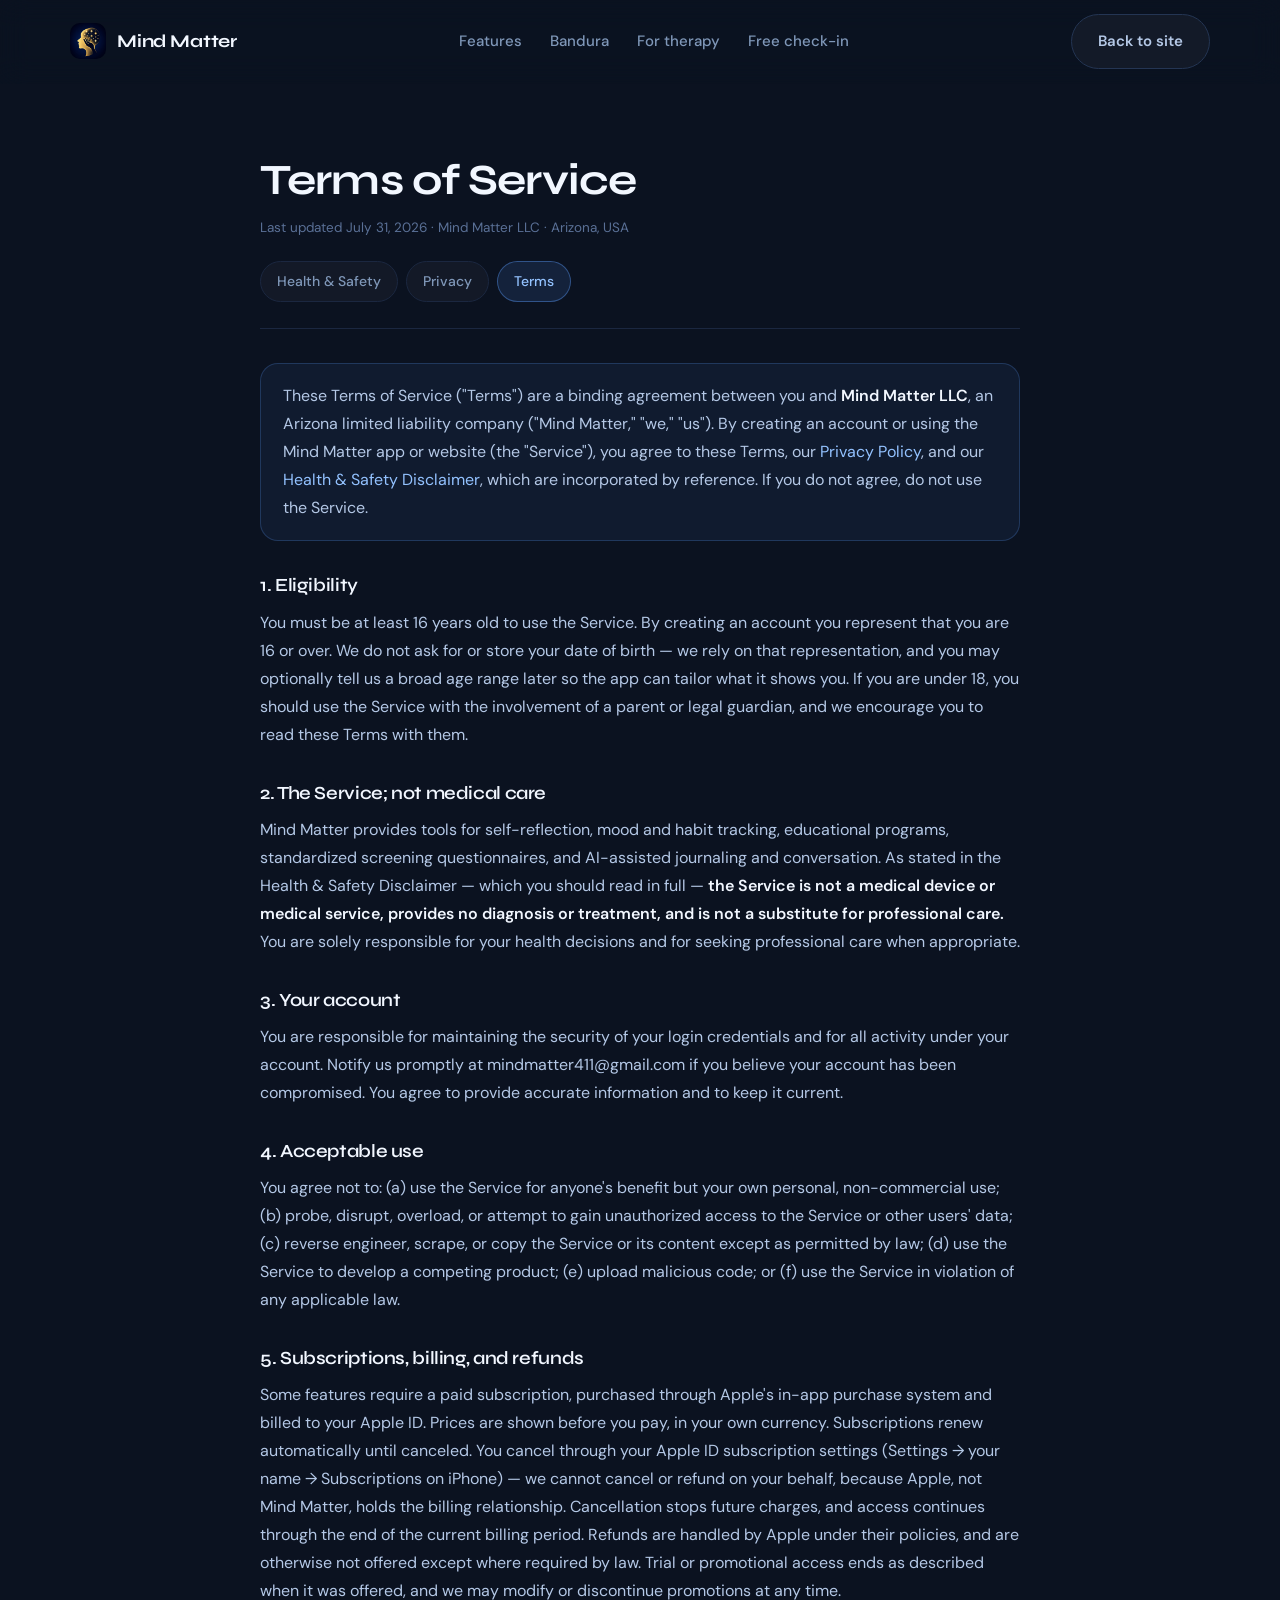
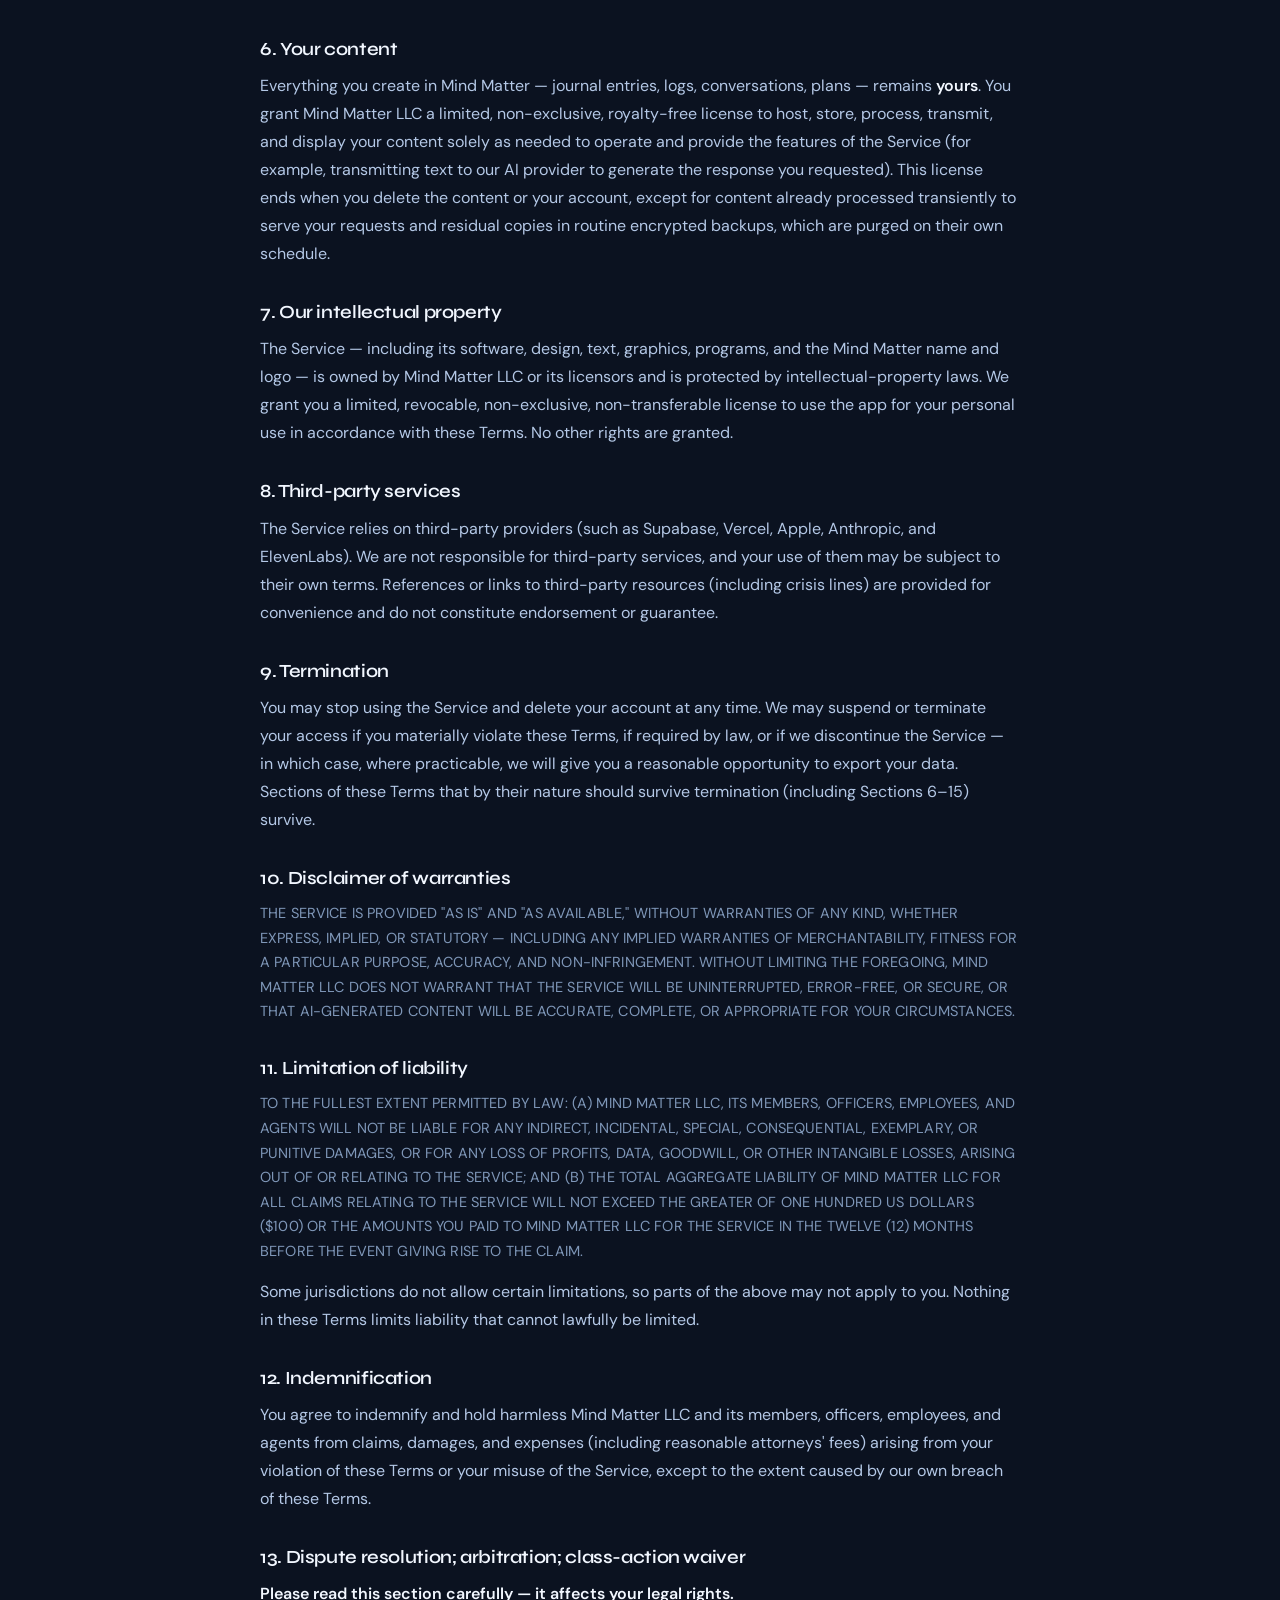
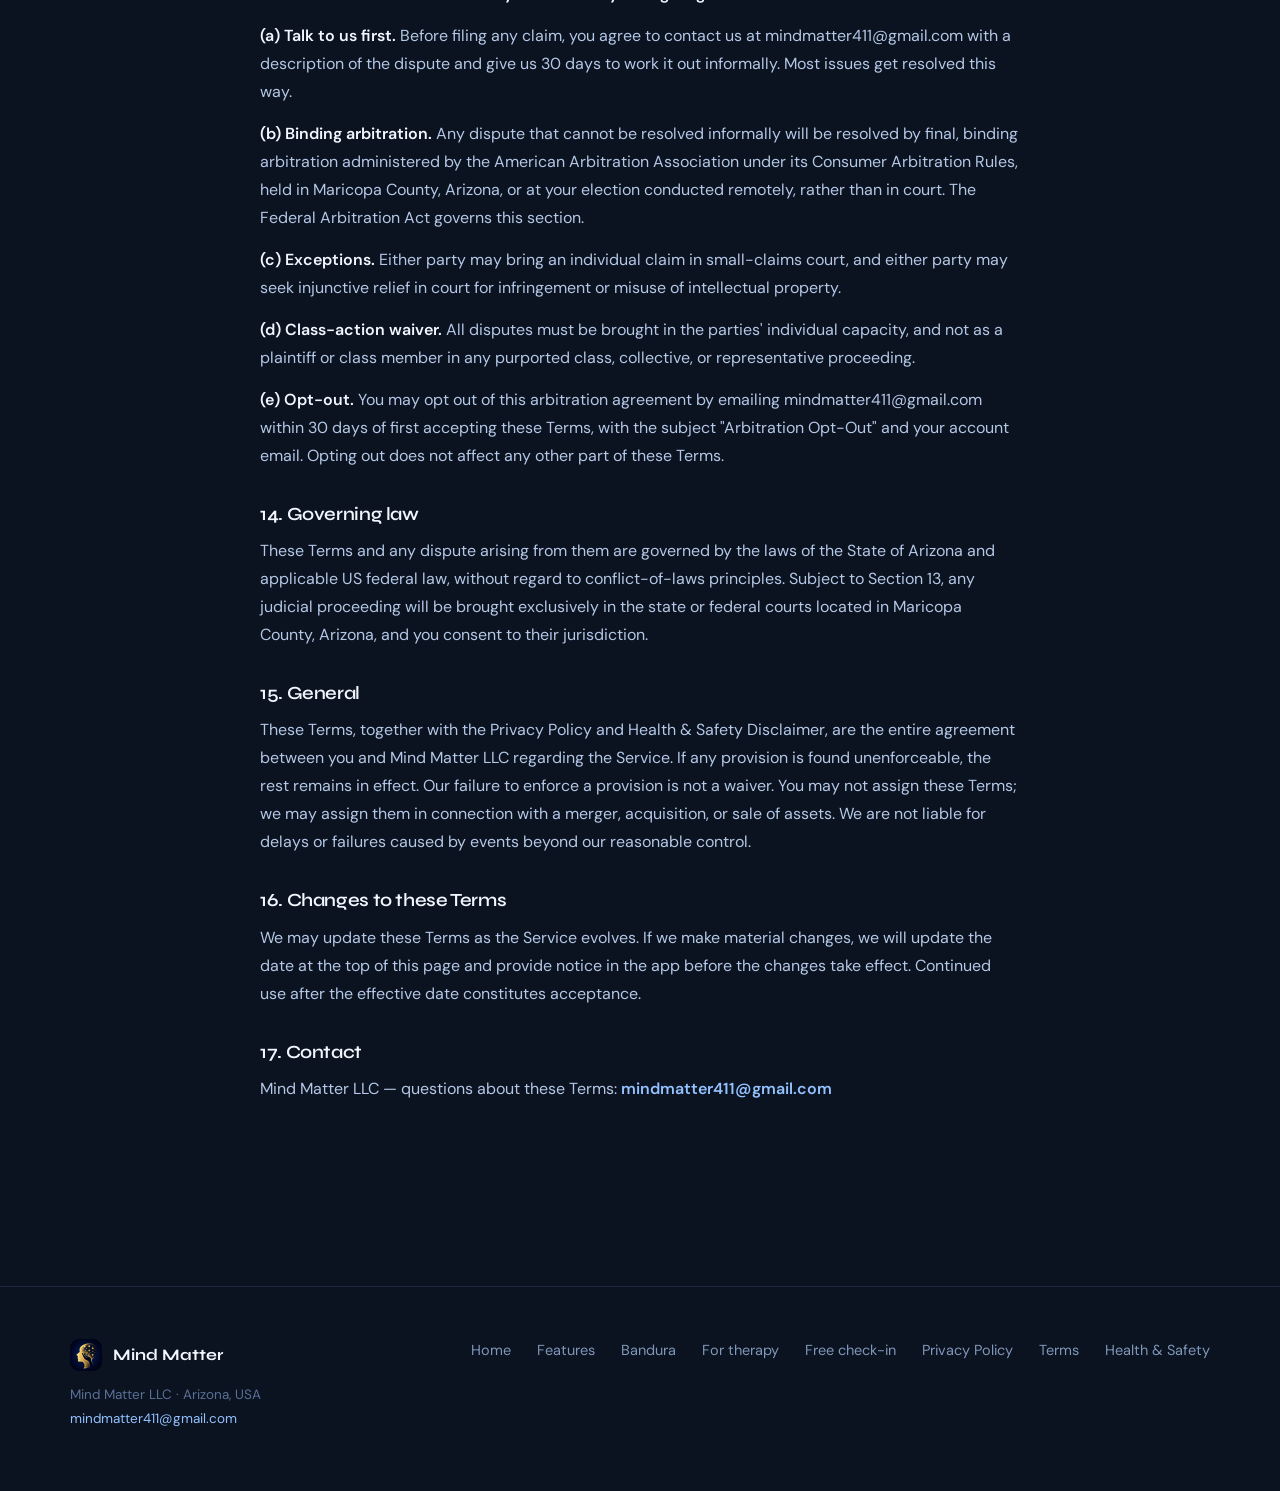
<file: terms.html>
<!DOCTYPE html>
<html lang="en">
<head>
<meta charset="utf-8" />
<meta name="viewport" content="width=device-width, initial-scale=1, viewport-fit=cover" />
<title>Terms of Service — Mind Matter</title>
<meta name="description" content="The Terms of Service for the Mind Matter app and website, operated by Mind Matter LLC, an Arizona limited liability company." />
<meta name="theme-color" content="#0b1220" />
<link rel="canonical" href="https://mindmattermentalhealth.com/terms.html" />
<link rel="icon" href="logo.png" />
<meta property="og:site_name" content="Mind Matter" />
<meta property="og:title" content="Terms of Service — Mind Matter" />
<meta property="og:description" content="The Terms of Service for the Mind Matter app and website." />
<link rel="preconnect" href="https://fonts.googleapis.com" />
<link rel="preconnect" href="https://fonts.gstatic.com" crossorigin />
<link href="https://fonts.googleapis.com/css2?family=DM+Sans:opsz,wght@9..40,300;9..40,400;9..40,500;9..40,600&family=Syne:wght@600;700;800&display=swap" rel="stylesheet" />
<link rel="stylesheet" href="style.css" />
</head>
<body>

<header class="nav" id="nav">
  <div class="shell nav-in">
    <a class="brand" href="index.html" aria-label="Mind Matter home">
      <img src="logo.png" alt="" />
      <span>Mind Matter</span>
    </a>
    <nav class="nav-links">
      <a href="features.html">Features</a>
      <a href="bandura.html">Bandura</a>
      <a href="therapy.html">For therapy</a>
      <a href="check-in.html">Free check-in</a>
    </nav>
    <a class="btn btn-ghost" href="index.html">Back to site</a>
  </div>
</header>

<main class="shell-narrow doc">
  <div class="doc-head">
    <h1>Terms of Service</h1>
    <p class="doc-meta">Last updated July 31, 2026 · Mind Matter LLC · Arizona, USA</p>
    <nav class="doc-tabs">
      <a href="safety.html">Health &amp; Safety</a>
      <a href="privacy.html">Privacy</a>
      <a href="terms.html" aria-current="page">Terms</a>
    </nav>
  </div>

  <div class="doc-body">
    <div class="callout">
      <p>
        These Terms of Service ("Terms") are a binding agreement between you and
        <strong>Mind Matter LLC</strong>, an Arizona limited liability company ("Mind Matter,"
        "we," "us"). By creating an account or using the Mind Matter app or website (the
        "Service"), you agree to these Terms, our <a href="privacy.html">Privacy Policy</a>,
        and our <a href="safety.html">Health &amp; Safety Disclaimer</a>, which are
        incorporated by reference. If you do not agree, do not use the Service.
      </p>
    </div>

    <h2>1. Eligibility</h2>
    <p>You must be at least 16 years old to use the Service. By creating an account you represent that you are 16 or over. We do not ask for or store your date of birth — we rely on that representation, and you may optionally tell us a broad age range later so the app can tailor what it shows you. If you are under 18, you should use the Service with the involvement of a parent or legal guardian, and we encourage you to read these Terms with them.</p>

    <h2>2. The Service; not medical care</h2>
    <p>Mind Matter provides tools for self-reflection, mood and habit tracking, educational programs, standardized screening questionnaires, and AI-assisted journaling and conversation. As stated in the Health &amp; Safety Disclaimer — which you should read in full — <strong>the Service is not a medical device or medical service, provides no diagnosis or treatment, and is not a substitute for professional care.</strong> You are solely responsible for your health decisions and for seeking professional care when appropriate.</p>

    <h2>3. Your account</h2>
    <p>You are responsible for maintaining the security of your login credentials and for all activity under your account. Notify us promptly at mindmatter411@gmail.com if you believe your account has been compromised. You agree to provide accurate information and to keep it current.</p>

    <h2>4. Acceptable use</h2>
    <p>You agree not to: (a) use the Service for anyone's benefit but your own personal, non-commercial use; (b) probe, disrupt, overload, or attempt to gain unauthorized access to the Service or other users' data; (c) reverse engineer, scrape, or copy the Service or its content except as permitted by law; (d) use the Service to develop a competing product; (e) upload malicious code; or (f) use the Service in violation of any applicable law.</p>

    <h2>5. Subscriptions, billing, and refunds</h2>
    <p>Some features require a paid subscription, purchased through Apple's in-app purchase system and billed to your Apple ID. Prices are shown before you pay, in your own currency. Subscriptions renew automatically until canceled. You cancel through your Apple ID subscription settings (Settings → your name → Subscriptions on iPhone) — we cannot cancel or refund on your behalf, because Apple, not Mind Matter, holds the billing relationship. Cancellation stops future charges, and access continues through the end of the current billing period. Refunds are handled by Apple under their policies, and are otherwise not offered except where required by law. Trial or promotional access ends as described when it was offered, and we may modify or discontinue promotions at any time.</p>

    <h2>6. Your content</h2>
    <p>Everything you create in Mind Matter — journal entries, logs, conversations, plans — remains <strong>yours</strong>. You grant Mind Matter LLC a limited, non-exclusive, royalty-free license to host, store, process, transmit, and display your content solely as needed to operate and provide the features of the Service (for example, transmitting text to our AI provider to generate the response you requested). This license ends when you delete the content or your account, except for content already processed transiently to serve your requests and residual copies in routine encrypted backups, which are purged on their own schedule.</p>

    <h2>7. Our intellectual property</h2>
    <p>The Service — including its software, design, text, graphics, programs, and the Mind Matter name and logo — is owned by Mind Matter LLC or its licensors and is protected by intellectual-property laws. We grant you a limited, revocable, non-exclusive, non-transferable license to use the app for your personal use in accordance with these Terms. No other rights are granted.</p>

    <h2>8. Third-party services</h2>
    <p>The Service relies on third-party providers (such as Supabase, Vercel, Apple, Anthropic, and ElevenLabs). We are not responsible for third-party services, and your use of them may be subject to their own terms. References or links to third-party resources (including crisis lines) are provided for convenience and do not constitute endorsement or guarantee.</p>

    <h2>9. Termination</h2>
    <p>You may stop using the Service and delete your account at any time. We may suspend or terminate your access if you materially violate these Terms, if required by law, or if we discontinue the Service — in which case, where practicable, we will give you a reasonable opportunity to export your data. Sections of these Terms that by their nature should survive termination (including Sections 6–15) survive.</p>

    <h2>10. Disclaimer of warranties</h2>
    <p class="caps">The Service is provided "as is" and "as available," without warranties of any kind, whether express, implied, or statutory — including any implied warranties of merchantability, fitness for a particular purpose, accuracy, and non-infringement. Without limiting the foregoing, Mind Matter LLC does not warrant that the Service will be uninterrupted, error-free, or secure, or that AI-generated content will be accurate, complete, or appropriate for your circumstances.</p>

    <h2>11. Limitation of liability</h2>
    <p class="caps">To the fullest extent permitted by law: (a) Mind Matter LLC, its members, officers, employees, and agents will not be liable for any indirect, incidental, special, consequential, exemplary, or punitive damages, or for any loss of profits, data, goodwill, or other intangible losses, arising out of or relating to the Service; and (b) the total aggregate liability of Mind Matter LLC for all claims relating to the Service will not exceed the greater of one hundred US dollars ($100) or the amounts you paid to Mind Matter LLC for the Service in the twelve (12) months before the event giving rise to the claim.</p>
    <p>Some jurisdictions do not allow certain limitations, so parts of the above may not apply to you. Nothing in these Terms limits liability that cannot lawfully be limited.</p>

    <h2>12. Indemnification</h2>
    <p>You agree to indemnify and hold harmless Mind Matter LLC and its members, officers, employees, and agents from claims, damages, and expenses (including reasonable attorneys' fees) arising from your violation of these Terms or your misuse of the Service, except to the extent caused by our own breach of these Terms.</p>

    <h2>13. Dispute resolution; arbitration; class-action waiver</h2>
    <p><strong>Please read this section carefully — it affects your legal rights.</strong></p>
    <p><strong>(a) Talk to us first.</strong> Before filing any claim, you agree to contact us at mindmatter411@gmail.com with a description of the dispute and give us 30 days to work it out informally. Most issues get resolved this way.</p>
    <p><strong>(b) Binding arbitration.</strong> Any dispute that cannot be resolved informally will be resolved by final, binding arbitration administered by the American Arbitration Association under its Consumer Arbitration Rules, held in Maricopa County, Arizona, or at your election conducted remotely, rather than in court. The Federal Arbitration Act governs this section.</p>
    <p><strong>(c) Exceptions.</strong> Either party may bring an individual claim in small-claims court, and either party may seek injunctive relief in court for infringement or misuse of intellectual property.</p>
    <p><strong>(d) Class-action waiver.</strong> All disputes must be brought in the parties' individual capacity, and not as a plaintiff or class member in any purported class, collective, or representative proceeding.</p>
    <p><strong>(e) Opt-out.</strong> You may opt out of this arbitration agreement by emailing mindmatter411@gmail.com within 30 days of first accepting these Terms, with the subject "Arbitration Opt-Out" and your account email. Opting out does not affect any other part of these Terms.</p>

    <h2>14. Governing law</h2>
    <p>These Terms and any dispute arising from them are governed by the laws of the State of Arizona and applicable US federal law, without regard to conflict-of-laws principles. Subject to Section 13, any judicial proceeding will be brought exclusively in the state or federal courts located in Maricopa County, Arizona, and you consent to their jurisdiction.</p>

    <h2>15. General</h2>
    <p>These Terms, together with the Privacy Policy and Health &amp; Safety Disclaimer, are the entire agreement between you and Mind Matter LLC regarding the Service. If any provision is found unenforceable, the rest remains in effect. Our failure to enforce a provision is not a waiver. You may not assign these Terms; we may assign them in connection with a merger, acquisition, or sale of assets. We are not liable for delays or failures caused by events beyond our reasonable control.</p>

    <h2>16. Changes to these Terms</h2>
    <p>We may update these Terms as the Service evolves. If we make material changes, we will update the date at the top of this page and provide notice in the app before the changes take effect. Continued use after the effective date constitutes acceptance.</p>

    <h2>17. Contact</h2>
    <p>Mind Matter LLC — questions about these Terms: <strong><a href="mailto:mindmatter411@gmail.com">mindmatter411@gmail.com</a></strong></p>
  </div>
</main>

<footer>
  <div class="shell foot">
    <div>
      <div class="foot-brand">
        <img src="logo.png" alt="" />
        <span>Mind Matter</span>
      </div>
      <small>
        Mind Matter LLC · Arizona, USA<br />
        <a href="mailto:mindmatter411@gmail.com">mindmatter411@gmail.com</a>
      </small>
    </div>
    <div class="foot-links">
      <a href="index.html">Home</a>
      <a href="features.html">Features</a>
      <a href="bandura.html">Bandura</a>
      <a href="therapy.html">For therapy</a>
      <a href="check-in.html">Free check-in</a>
      <a href="privacy.html">Privacy Policy</a>
      <a href="terms.html">Terms</a>
      <a href="safety.html">Health &amp; Safety</a>
    </div>
  </div>
</footer>

<script src="site.js"></script>
</body>
</html>
</file>
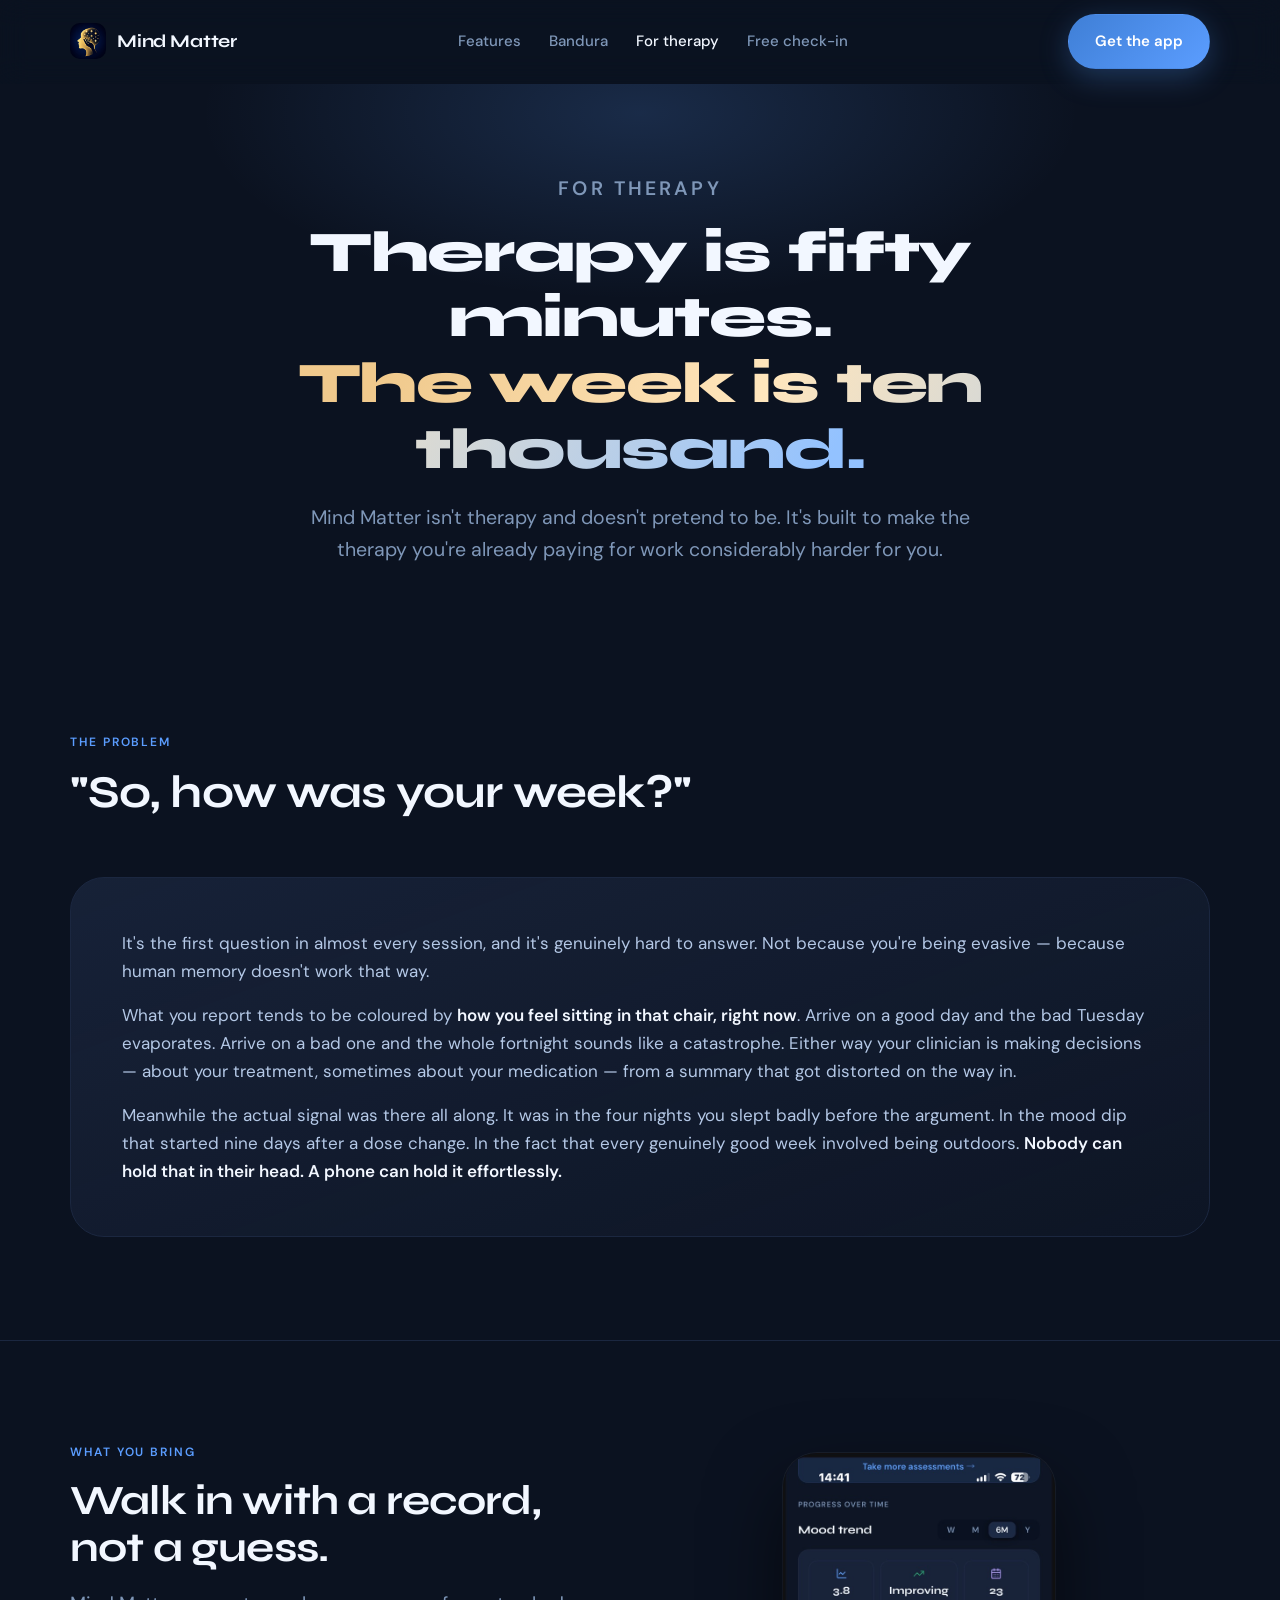
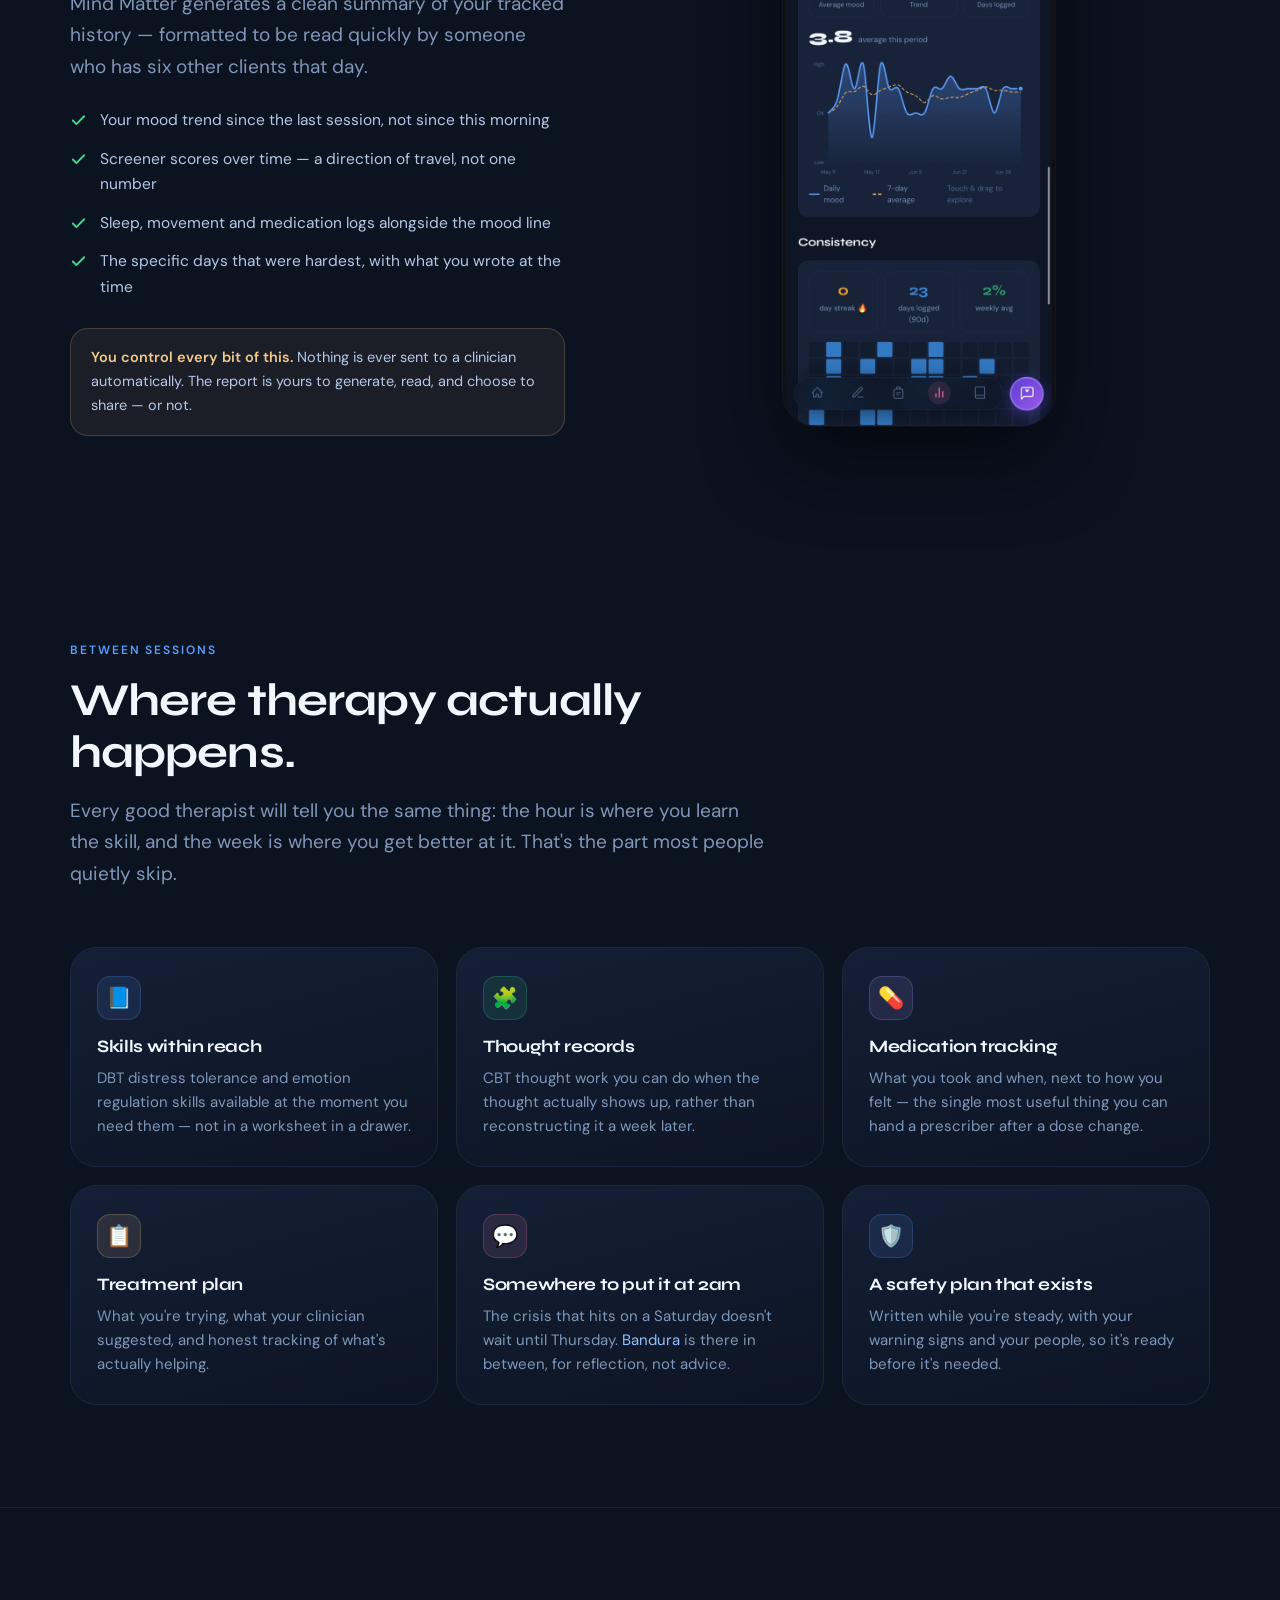
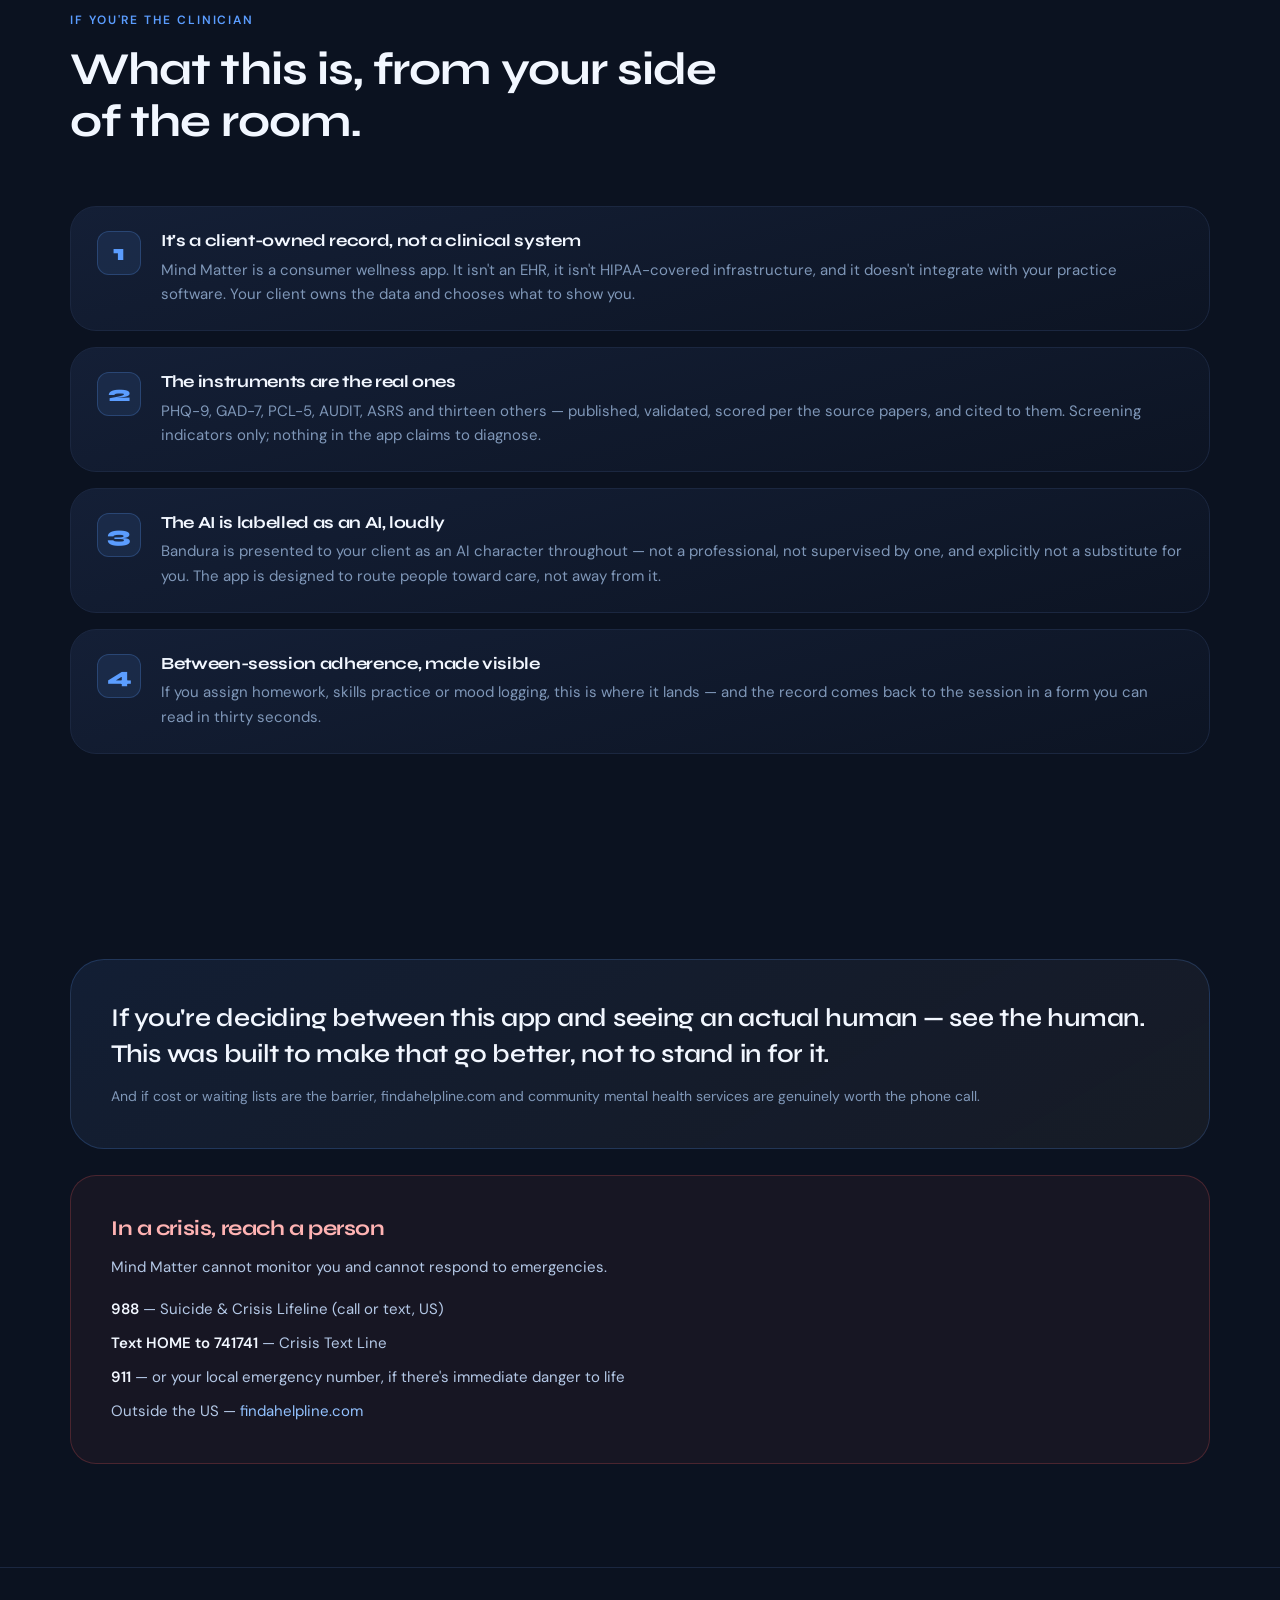
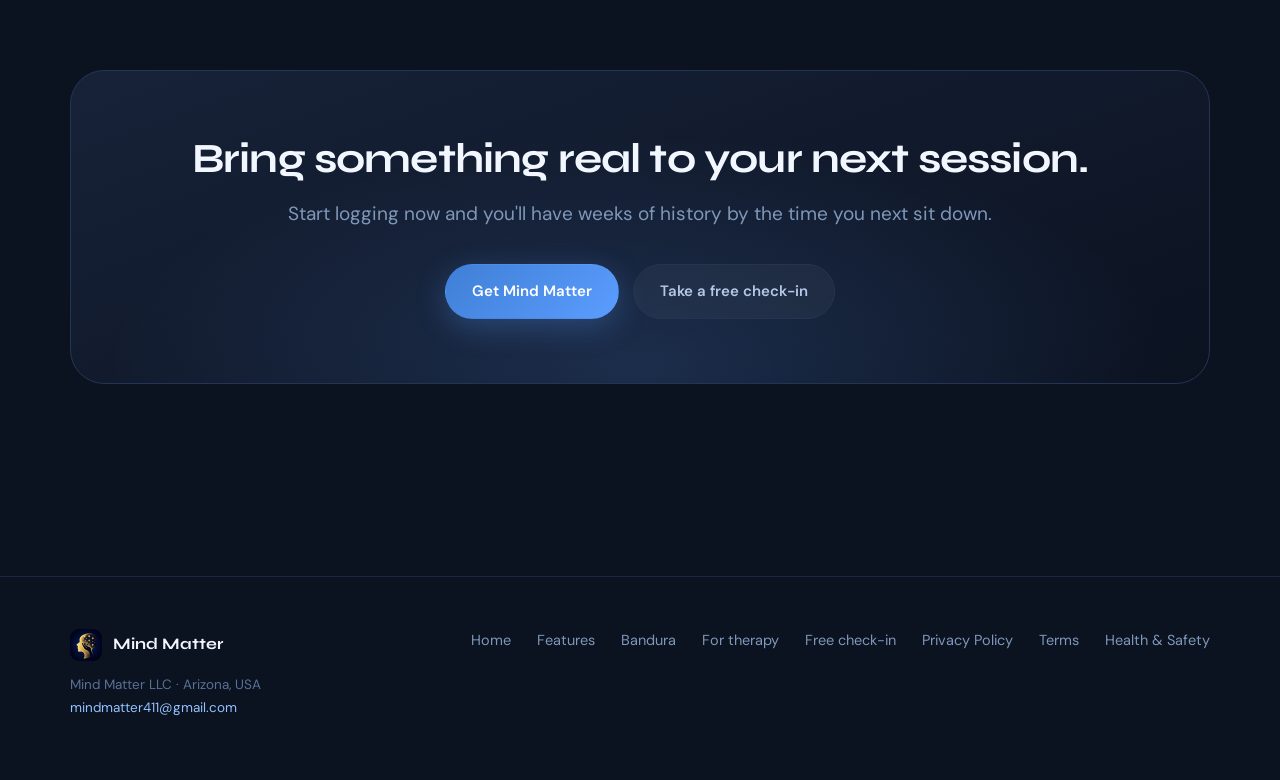
<file: therapy.html>
<!DOCTYPE html>
<html lang="en">
<head>
<meta charset="utf-8" />
<meta name="viewport" content="width=device-width, initial-scale=1, viewport-fit=cover" />
<title>Mind Matter in therapy — get more out of your fifty minutes</title>
<meta name="description" content="Therapy happens for fifty minutes a week. Mind Matter records the other ten thousand — so 'how was your week?' has a real answer, and your clinician gets data instead of a guess." />
<meta name="theme-color" content="#0b1220" />
<link rel="canonical" href="https://mindmattermentalhealth.com/therapy.html" />
<link rel="icon" href="logo.png" />
<meta property="og:site_name" content="Mind Matter" />
<meta property="og:title" content="Mind Matter in therapy — get more out of your fifty minutes" />
<meta property="og:description" content="Stop reconstructing six weeks from memory. Bring your therapist a record instead of a guess." />
<meta property="og:image" content="https://mindmattermentalhealth.com/logo.png" />
<link rel="preconnect" href="https://fonts.googleapis.com" />
<link rel="preconnect" href="https://fonts.gstatic.com" crossorigin />
<link href="https://fonts.googleapis.com/css2?family=DM+Sans:opsz,wght@9..40,300;9..40,400;9..40,500;9..40,600&family=Syne:wght@600;700;800&display=swap" rel="stylesheet" />
<link rel="stylesheet" href="style.css" />
</head>
<body>

<header class="nav" id="nav">
  <div class="shell nav-in">
    <a class="brand" href="index.html" aria-label="Mind Matter home">
      <img src="logo.png" alt="" />
      <span>Mind Matter</span>
    </a>
    <nav class="nav-links">
      <a href="features.html">Features</a>
      <a href="bandura.html">Bandura</a>
      <a href="therapy.html" aria-current="page">For therapy</a>
      <a href="check-in.html">Free check-in</a>
    </nav>
    <a class="btn btn-primary" href="index.html#get">Get the app</a>
  </div>
</header>

<main>

  <section class="phero">
    <div class="shell phero-in">
      <p class="eyebrow">For therapy</p>
      <h1>Therapy is fifty minutes.<br /><span class="grad">The week is ten thousand.</span></h1>
      <p>
        Mind Matter isn't therapy and doesn't pretend to be. It's built to make the therapy
        you're already paying for work considerably harder for you.
      </p>
    </div>
  </section>

  <!-- ══ THE PROBLEM ══ -->
  <section class="band">
    <div class="shell">
      <div class="head rv">
        <p class="eyebrow">The problem</p>
        <h2>"So, how was your week?"</h2>
      </div>
      <div class="purpose-card rv">
        <p>
          It's the first question in almost every session, and it's genuinely hard to answer.
          Not because you're being evasive — because human memory doesn't work that way.
        </p>
        <p>
          What you report tends to be coloured by <strong>how you feel sitting in that
          chair, right now</strong>. Arrive on a good day and the bad Tuesday evaporates.
          Arrive on a bad one and the whole fortnight sounds like a catastrophe. Either way
          your clinician is making decisions — about your treatment, sometimes about your
          medication — from a summary that got distorted on the way in.
        </p>
        <p>
          Meanwhile the actual signal was there all along. It was in the four nights you slept
          badly before the argument. In the mood dip that started nine days after a dose
          change. In the fact that every genuinely good week involved being outdoors.
          <strong>Nobody can hold that in their head. A phone can hold it effortlessly.</strong>
        </p>
      </div>
    </div>
  </section>

  <!-- ══ WHAT YOU BRING ══ -->
  <section class="band band-line">
    <div class="shell split">
      <div class="rv">
        <p class="eyebrow">What you bring</p>
        <h2>Walk in with a record, not a guess.</h2>
        <p class="lede">
          Mind Matter generates a clean summary of your tracked history — formatted to be
          read quickly by someone who has six other clients that day.
        </p>
        <ul class="checks">
          <li><svg width="17" height="17" viewBox="0 0 24 24" fill="none" stroke="#3ddc92" stroke-width="2.6" stroke-linecap="round" stroke-linejoin="round" aria-hidden="true"><path d="M20 6L9 17l-5-5"/></svg><span>Your mood trend since the last session, not since this morning</span></li>
          <li><svg width="17" height="17" viewBox="0 0 24 24" fill="none" stroke="#3ddc92" stroke-width="2.6" stroke-linecap="round" stroke-linejoin="round" aria-hidden="true"><path d="M20 6L9 17l-5-5"/></svg><span>Screener scores over time — a direction of travel, not one number</span></li>
          <li><svg width="17" height="17" viewBox="0 0 24 24" fill="none" stroke="#3ddc92" stroke-width="2.6" stroke-linecap="round" stroke-linejoin="round" aria-hidden="true"><path d="M20 6L9 17l-5-5"/></svg><span>Sleep, movement and medication logs alongside the mood line</span></li>
          <li><svg width="17" height="17" viewBox="0 0 24 24" fill="none" stroke="#3ddc92" stroke-width="2.6" stroke-linecap="round" stroke-linejoin="round" aria-hidden="true"><path d="M20 6L9 17l-5-5"/></svg><span>The specific days that were hardest, with what you wrote at the time</span></li>
        </ul>
        <div class="note">
          <strong>You control every bit of this.</strong> Nothing is ever sent to a clinician
          automatically. The report is yours to generate, read, and choose to share — or not.
        </div>
      </div>
      <div class="split-img rv">
        <img src="shots/MoodTrends.jpg" loading="lazy" width="620" height="1307" alt="Mood trend over six months with rolling average and consistency data." />
      </div>
    </div>
  </section>

  <!-- ══ BETWEEN SESSIONS ══ -->
  <section class="band">
    <div class="shell">
      <div class="head rv">
        <p class="eyebrow">Between sessions</p>
        <h2>Where therapy actually happens.</h2>
        <p class="lede" style="margin-top:14px">
          Every good therapist will tell you the same thing: the hour is where you learn the
          skill, and the week is where you get better at it. That's the part most people
          quietly skip.
        </p>
      </div>
      <div class="grid">
        <div class="card rv"><div class="ico">📘</div><h3>Skills within reach</h3><p>DBT distress tolerance and emotion regulation skills available at the moment you need them — not in a worksheet in a drawer.</p></div>
        <div class="card rv"><div class="ico">🧩</div><h3>Thought records</h3><p>CBT thought work you can do when the thought actually shows up, rather than reconstructing it a week later.</p></div>
        <div class="card rv"><div class="ico">💊</div><h3>Medication tracking</h3><p>What you took and when, next to how you felt — the single most useful thing you can hand a prescriber after a dose change.</p></div>
        <div class="card rv"><div class="ico">📋</div><h3>Treatment plan</h3><p>What you're trying, what your clinician suggested, and honest tracking of what's actually helping.</p></div>
        <div class="card rv"><div class="ico">💬</div><h3>Somewhere to put it at 2am</h3><p>The crisis that hits on a Saturday doesn't wait until Thursday. <a href="bandura.html">Bandura</a> is there in between, for reflection, not advice.</p></div>
        <div class="card rv"><div class="ico">🛡️</div><h3>A safety plan that exists</h3><p>Written while you're steady, with your warning signs and your people, so it's ready before it's needed.</p></div>
      </div>
    </div>
  </section>

  <!-- ══ FOR CLINICIANS ══ -->
  <section class="band band-line">
    <div class="shell">
      <div class="head rv">
        <p class="eyebrow">If you're the clinician</p>
        <h2>What this is, from your side of the room.</h2>
      </div>
      <div class="steps rv">
        <div class="step">
          <div>
            <h3>It's a client-owned record, not a clinical system</h3>
            <p>Mind Matter is a consumer wellness app. It isn't an EHR, it isn't HIPAA-covered infrastructure, and it doesn't integrate with your practice software. Your client owns the data and chooses what to show you.</p>
          </div>
        </div>
        <div class="step">
          <div>
            <h3>The instruments are the real ones</h3>
            <p>PHQ-9, GAD-7, PCL-5, AUDIT, ASRS and thirteen others — published, validated, scored per the source papers, and cited to them. Screening indicators only; nothing in the app claims to diagnose.</p>
          </div>
        </div>
        <div class="step">
          <div>
            <h3>The AI is labelled as an AI, loudly</h3>
            <p>Bandura is presented to your client as an AI character throughout — not a professional, not supervised by one, and explicitly not a substitute for you. The app is designed to route people toward care, not away from it.</p>
          </div>
        </div>
        <div class="step">
          <div>
            <h3>Between-session adherence, made visible</h3>
            <p>If you assign homework, skills practice or mood logging, this is where it lands — and the record comes back to the session in a form you can read in thirty seconds.</p>
          </div>
        </div>
      </div>
    </div>
  </section>

  <!-- ══ NOT A REPLACEMENT ══ -->
  <section class="band">
    <div class="shell">
      <div class="pull rv" style="max-width:none">
        <p>If you're deciding between this app and seeing an actual human — see the human. This was built to make that go better, not to stand in for it.</p>
        <div class="who">And if cost or waiting lists are the barrier, findahelpline.com and community mental health services are genuinely worth the phone call.</div>
      </div>
      <div class="safety rv" style="margin-top:26px">
        <h2>In a crisis, reach a person</h2>
        <p>Mind Matter cannot monitor you and cannot respond to emergencies.</p>
        <ul class="lines">
          <li><b>988</b> — Suicide &amp; Crisis Lifeline (call or text, US)</li>
          <li><b>Text HOME to 741741</b> — Crisis Text Line</li>
          <li><b>911</b> — or your local emergency number, if there's immediate danger to life</li>
          <li>Outside the US — <a href="https://findahelpline.com" rel="noopener">findahelpline.com</a></li>
        </ul>
      </div>
    </div>
  </section>

  <!-- ══ CTA ══ -->
  <section class="band band-line">
    <div class="shell">
      <div class="cta-box rv">
        <h2>Bring something real to your next session.</h2>
        <p class="lede">
          Start logging now and you'll have weeks of history by the time you next sit down.
        </p>
        <div class="hero-cta" style="justify-content:center">
          <a class="btn btn-primary" href="index.html#get">Get Mind Matter</a>
          <a class="btn btn-ghost" href="check-in.html">Take a free check-in</a>
        </div>
      </div>
    </div>
  </section>

</main>

<footer>
  <div class="shell foot">
    <div>
      <div class="foot-brand">
        <img src="logo.png" alt="" />
        <span>Mind Matter</span>
      </div>
      <small>
        Mind Matter LLC · Arizona, USA<br />
        <a href="mailto:mindmatter411@gmail.com">mindmatter411@gmail.com</a>
      </small>
    </div>
    <div class="foot-links">
      <a href="index.html">Home</a>
      <a href="features.html">Features</a>
      <a href="bandura.html">Bandura</a>
      <a href="therapy.html">For therapy</a>
      <a href="check-in.html">Free check-in</a>
      <a href="privacy.html">Privacy Policy</a>
      <a href="terms.html">Terms</a>
      <a href="safety.html">Health &amp; Safety</a>
    </div>
  </div>
</footer>

<script src="site.js"></script>
</body>
</html>
</file>
<file: style.css>
/* ══════════════════════════════════════════════════════════════════════
   Mind Matter — marketing site
   Shared stylesheet for index / privacy / terms / safety.
   Palette and type mirror the iPhone app so the two feel like one product.
   ══════════════════════════════════════════════════════════════════════ */

:root{
  --bg:#0b1220;
  --bg-2:#0e1626;
  --card:#141f36;
  --line:#243553;
  --line-soft:#1b2740;

  --blue:#5b9dff;
  --blue-bright:#93c2ff;
  --gold:#f0c98c;
  --green:#3ddc92;

  --hi:#f2f7ff;
  --mid:#b4c8e6;
  --lo:#7f97b8;
  --dim:#5a7096;

  --shell:min(1140px,100% - 3rem);
  --shell-narrow:min(760px,100% - 3rem);
  --r-md:18px; --r-lg:26px; --r-xl:34px;

  color-scheme:dark;
}

*,*::before,*::after{box-sizing:border-box}
html{-webkit-text-size-adjust:100%;scroll-behavior:smooth}
body{
  margin:0;
  background:var(--bg);
  color:var(--mid);
  font-family:'DM Sans',-apple-system,BlinkMacSystemFont,'Segoe UI',sans-serif;
  font-size:17px;
  line-height:1.65;
  -webkit-font-smoothing:antialiased;
  overflow-x:hidden;
}
h1,h2,h3{font-family:'Syne',sans-serif;color:var(--hi);line-height:1.14;margin:0;letter-spacing:-.02em}
p{margin:0}
a{color:var(--blue-bright);text-decoration:none}
a:hover{text-decoration:underline}
img{max-width:100%;height:auto;display:block}

.shell{width:var(--shell);margin-inline:auto}
.shell-narrow{width:var(--shell-narrow);margin-inline:auto}
.eyebrow{font-size:12px;font-weight:600;letter-spacing:.16em;text-transform:uppercase;color:var(--blue);margin-bottom:14px}
.lede{font-size:clamp(1.02rem,.96rem + .4vw,1.19rem);color:var(--lo);max-width:62ch}

/* ── nav ──────────────────────────────────────────────────────────── */
.nav{
  position:sticky;top:0;z-index:50;
  backdrop-filter:blur(14px);-webkit-backdrop-filter:blur(14px);
  background:rgba(11,18,32,.72);
  border-bottom:1px solid transparent;
  transition:border-color .3s ease,background .3s ease;
}
.nav.stuck{border-bottom-color:var(--line-soft);background:rgba(11,18,32,.92)}
.nav-in{display:flex;align-items:center;justify-content:space-between;gap:20px;padding:14px 0}
.brand{display:flex;align-items:center;gap:11px}
.brand:hover{text-decoration:none}
.brand img{width:36px;height:36px;border-radius:10px}
.brand span{font-family:'Syne',sans-serif;font-weight:700;font-size:18px;color:var(--hi);letter-spacing:-.01em}
.nav-links{display:flex;align-items:center;gap:28px}
.nav-links a{color:var(--lo);font-size:15px;font-weight:500;transition:color .18s ease}
.nav-links a:hover{color:var(--hi);text-decoration:none}
.nav-links a[aria-current="page"]{color:var(--hi)}

/* ── mobile menu ──────────────────────────────────────────────────── */
.burger{
  display:none;width:44px;height:44px;flex:0 0 auto;
  align-items:center;justify-content:center;
  background:rgba(255,255,255,.04);border:1px solid var(--line-soft);
  border-radius:12px;cursor:pointer;padding:0;
}
.burger span{position:relative;display:block;width:18px;height:2px;border-radius:2px;background:var(--hi);transition:transform .28s cubic-bezier(.22,1,.36,1),opacity .18s ease}
.burger span::before,.burger span::after{
  content:'';position:absolute;left:0;width:18px;height:2px;border-radius:2px;background:var(--hi);
  transition:transform .28s cubic-bezier(.22,1,.36,1);
}
.burger span::before{top:-6px}
.burger span::after{top:6px}
body.menu-open .burger span{background:transparent}
body.menu-open .burger span::before{transform:translateY(6px) rotate(45deg)}
body.menu-open .burger span::after{transform:translateY(-6px) rotate(-45deg)}

.sheet{
  position:fixed;inset:0;z-index:60;display:none;
  background:rgba(6,10,18,.72);backdrop-filter:blur(16px);-webkit-backdrop-filter:blur(16px);
  opacity:0;transition:opacity .28s ease;
}
.sheet.mounted{display:block}
.sheet.open{opacity:1}
.sheet-in{
  position:absolute;top:0;right:0;bottom:0;width:min(340px,86vw);
  background:linear-gradient(180deg,#101a2c,#0b1220);
  border-left:1px solid var(--line-soft);
  padding:22px 24px 34px;display:flex;flex-direction:column;
  transform:translateX(100%);transition:transform .34s cubic-bezier(.22,1,.36,1);
  overflow-y:auto;
}
.sheet.open .sheet-in{transform:none}
.sheet-top{display:flex;align-items:center;justify-content:space-between;margin-bottom:26px}
.sheet-links{display:grid;gap:2px}
.sheet-links a{
  display:flex;align-items:center;justify-content:space-between;gap:12px;
  padding:15px 14px;border-radius:14px;font-size:16.5px;font-weight:500;color:var(--mid);
  transition:background .16s ease,color .16s ease;
}
.sheet-links a:hover{background:rgba(255,255,255,.04);color:var(--hi);text-decoration:none}
.sheet-links a[aria-current="page"]{background:rgba(91,157,255,.12);color:var(--blue-bright)}
.sheet-links a small{display:block;font-size:13px;color:var(--dim);font-weight:400;margin-top:2px}
.sheet-links .lbl{display:block}
.sheet-sep{height:1px;background:var(--line-soft);margin:16px 6px}
.sheet-foot{margin-top:auto;padding-top:26px}
.sheet-foot .btn{width:100%}
.sheet-foot p{margin-top:16px;font-size:12.5px;color:var(--dim);text-align:center}

@media(max-width:860px){
  .nav-links{display:none}
  .burger{display:flex}
  .nav-in > .btn-primary{display:none}
}
@media(min-width:861px){ .sheet{display:none!important} }

/* ── buttons ──────────────────────────────────────────────────────── */
.btn{
  display:inline-flex;align-items:center;justify-content:center;gap:9px;
  padding:14px 26px;border-radius:100px;
  font-size:15px;font-weight:600;border:1px solid transparent;cursor:pointer;
  transition:transform .18s cubic-bezier(.34,1.56,.64,1),box-shadow .22s ease,border-color .2s ease,color .2s ease;
}
.btn:hover{text-decoration:none}
.btn-primary{background:linear-gradient(135deg,#3f7fd6,#5b9dff);color:#fff;box-shadow:0 8px 30px rgba(91,157,255,.28)}
.btn-primary:hover{transform:translateY(-2px);box-shadow:0 14px 40px rgba(91,157,255,.4)}
.btn-ghost{background:rgba(255,255,255,.04);border-color:var(--line);color:var(--mid)}
.btn-ghost:hover{border-color:var(--blue);color:var(--hi);transform:translateY(-2px)}

/* ── hero ─────────────────────────────────────────────────────────── */
.hero{position:relative;padding:clamp(52px,8vw,104px) 0 clamp(58px,8vw,96px);overflow:hidden}
.hero::before{
  content:'';position:absolute;inset:-40% 0 auto -10%;height:900px;pointer-events:none;
  background:
    radial-gradient(closest-side,rgba(91,157,255,.20),transparent 70%) 22% 34%/58% 66% no-repeat,
    radial-gradient(closest-side,rgba(240,201,140,.11),transparent 72%) 82% 20%/48% 54% no-repeat;
}
.stars{position:absolute;inset:0;pointer-events:none;opacity:.75}
.star{
  position:absolute;width:3px;height:3px;border-radius:50%;
  background:var(--gold);box-shadow:0 0 8px 1px rgba(240,201,140,.7);
  animation:tw 4s ease-in-out infinite;
}
@keyframes tw{0%,100%{opacity:.25;transform:scale(.8)}50%{opacity:1;transform:scale(1.15)}}

.hero-grid{position:relative;display:grid;grid-template-columns:1.06fr .94fr;gap:clamp(32px,5vw,72px);align-items:center}
@media(max-width:920px){.hero-grid{grid-template-columns:1fr;gap:46px}}

.badge{
  display:inline-flex;align-items:center;gap:9px;padding:7px 15px 7px 11px;border-radius:100px;
  background:rgba(91,157,255,.1);border:1px solid rgba(91,157,255,.26);
  font-size:13px;font-weight:500;color:var(--blue-bright);margin-bottom:22px;
}
.badge .dot{width:6px;height:6px;border-radius:50%;background:var(--blue);box-shadow:0 0 10px var(--blue)}

.hero h1{font-size:clamp(2.2rem,1.45rem + 2.7vw,3.45rem);font-weight:800;margin-bottom:22px}
.grad{background:linear-gradient(115deg,var(--gold) 8%,#ffe6bd 42%,var(--blue-bright) 96%);-webkit-background-clip:text;background-clip:text;color:transparent}
.hero p.lede{font-size:clamp(1.05rem,.98rem + .45vw,1.26rem);color:var(--mid)}
.hero-cta{display:flex;flex-wrap:wrap;gap:14px;margin-top:34px}
.hero-note{margin-top:18px;font-size:14px;color:var(--dim)}

.phone-wrap{position:relative;display:flex;justify-content:center}
.phone{
  position:relative;width:min(310px,84%);border-radius:40px;
  box-shadow:0 40px 90px rgba(0,0,0,.62),0 0 0 1px rgba(255,255,255,.07);
  animation:float 7s ease-in-out infinite;
}
@keyframes float{0%,100%{transform:translateY(0)}50%{transform:translateY(-14px)}}

/* ── sections ─────────────────────────────────────────────────────── */
.band{padding:clamp(60px,8vw,110px) 0;position:relative}
.band-line{border-top:1px solid var(--line-soft)}
.head{max-width:58ch;margin-bottom:clamp(36px,5vw,58px)}
.head h2{font-size:clamp(1.8rem,1.35rem + 1.9vw,2.85rem);font-weight:700;margin-bottom:16px}

.purpose-card{
  border-radius:var(--r-xl);padding:clamp(26px,4vw,52px);
  background:linear-gradient(160deg,rgba(24,35,58,.9),rgba(14,22,38,.72));
  border:1px solid var(--line-soft);
}
.purpose-card p+p{margin-top:16px}
.purpose-card strong{color:var(--hi);font-weight:600}

/* ── feature grid ─────────────────────────────────────────────────── */
.grid{display:grid;grid-template-columns:repeat(auto-fit,minmax(272px,1fr));gap:18px}
.card{
  padding:28px 26px;border-radius:var(--r-lg);
  background:linear-gradient(165deg,var(--card),rgba(14,22,38,.6));
  border:1px solid var(--line-soft);
  transition:transform .22s ease,border-color .22s ease,box-shadow .22s ease;
}
.card:hover{transform:translateY(-4px);border-color:var(--line);box-shadow:0 18px 46px rgba(0,0,0,.4)}
.ico{width:44px;height:44px;border-radius:13px;display:grid;place-items:center;margin-bottom:17px;font-size:21px;
     background:rgba(91,157,255,.11);border:1px solid rgba(91,157,255,.2)}
.card:nth-child(6n+2) .ico{background:rgba(61,220,146,.1);border-color:rgba(61,220,146,.2)}
.card:nth-child(6n+3) .ico{background:rgba(178,154,255,.11);border-color:rgba(178,154,255,.2)}
.card:nth-child(6n+4) .ico{background:rgba(240,201,140,.11);border-color:rgba(240,201,140,.22)}
.card:nth-child(6n+5) .ico{background:rgba(249,135,194,.1);border-color:rgba(249,135,194,.2)}
.card h3{font-size:1.09rem;font-weight:700;margin-bottom:9px}
.card p{font-size:15px;color:var(--lo);line-height:1.6}

/* ── screenshot rail ──────────────────────────────────────────────── */
.rail{
  display:flex;gap:22px;overflow-x:auto;padding:6px 0 26px;
  scroll-snap-type:x mandatory;-webkit-overflow-scrolling:touch;
  scrollbar-width:thin;scrollbar-color:var(--line) transparent;
}
.rail::-webkit-scrollbar{height:7px}
.rail::-webkit-scrollbar-thumb{background:var(--line);border-radius:100px}
.rail::-webkit-scrollbar-track{background:transparent}
.rail figure{margin:0;flex:0 0 auto;width:236px;scroll-snap-align:center}
.rail img{width:100%;border-radius:26px;box-shadow:0 22px 54px rgba(0,0,0,.5),0 0 0 1px rgba(255,255,255,.06)}
.rail figcaption{margin-top:15px;font-size:14px;color:var(--lo);text-align:center}

/* ── split ────────────────────────────────────────────────────────── */
.split{display:grid;grid-template-columns:.92fr 1.08fr;gap:clamp(32px,5vw,68px);align-items:center}
@media(max-width:880px){.split{grid-template-columns:1fr;gap:40px}.split .split-img{order:-1}}
.split h2{font-size:clamp(1.75rem,1.3rem + 1.7vw,2.6rem);margin-bottom:16px}
.split-img img{width:min(272px,78%);margin-inline:auto;border-radius:34px;
  box-shadow:0 34px 74px rgba(0,0,0,.56),0 0 0 1px rgba(255,255,255,.06)}
.checks{list-style:none;margin:26px 0 0;padding:0;display:grid;gap:13px}
.checks li{display:flex;gap:13px;align-items:flex-start;font-size:15.5px;color:var(--mid)}
.checks svg{flex:0 0 auto;margin-top:4px}

.note{margin-top:28px;padding:17px 20px;border-radius:var(--r-md);font-size:14.5px;
  background:rgba(240,201,140,.07);border:1px solid rgba(240,201,140,.2);color:var(--mid)}
.note strong{color:var(--gold);font-weight:600}

/* ── privacy cards ────────────────────────────────────────────────── */
.pgrid{display:grid;grid-template-columns:repeat(auto-fit,minmax(230px,1fr));gap:16px}
.pcard{padding:24px;border-radius:var(--r-md);background:rgba(20,31,54,.62);border:1px solid var(--line-soft)}
.pcard h3{font-size:1rem;font-weight:700;margin-bottom:8px}
.pcard p{font-size:14.5px;color:var(--lo);line-height:1.58}

/* ── pricing / cta ────────────────────────────────────────────────── */
.cta-box{
  border-radius:var(--r-xl);padding:clamp(32px,5vw,64px);text-align:center;
  background:
    radial-gradient(closest-side,rgba(91,157,255,.17),transparent 78%) 50% 0/120% 190% no-repeat,
    linear-gradient(160deg,rgba(24,35,58,.94),rgba(11,18,32,.9));
  border:1px solid var(--line);
}
.cta-box h2{font-size:clamp(1.75rem,1.3rem + 1.7vw,2.6rem);margin-bottom:16px}
.cta-box .lede{margin-inline:auto;text-align:center}
.price{display:flex;flex-wrap:wrap;justify-content:center;gap:14px;margin:30px 0 8px}
.tier{min-width:172px;padding:20px 26px;border-radius:var(--r-md);background:rgba(11,18,32,.6);border:1px solid var(--line-soft)}
.tier.best{border-color:rgba(91,157,255,.44);box-shadow:0 0 0 1px rgba(91,157,255,.14) inset}
.tier .amt{font-family:'Syne',sans-serif;font-size:1.75rem;font-weight:700;color:var(--hi);line-height:1.2}
.tier .per{font-size:13.5px;color:var(--dim);margin-top:3px}
.tier .tag{font-size:11.5px;font-weight:600;letter-spacing:.08em;text-transform:uppercase;color:var(--green);margin-bottom:7px}
.fine{margin-top:22px;font-size:13.5px;color:var(--dim);max-width:56ch;margin-inline:auto}

/* ── safety band ──────────────────────────────────────────────────── */
.safety{border-radius:var(--r-lg);padding:clamp(24px,3.6vw,40px);
  background:rgba(255,92,92,.05);border:1px solid rgba(255,92,92,.22)}
.safety h2{font-size:1.32rem;margin-bottom:14px;color:#ffb3b3}
.safety p{font-size:15px;color:var(--mid)}
.safety p+p{margin-top:12px}
.lines{list-style:none;margin:18px 0 0;padding:0;display:grid;gap:9px;font-size:15px}
.lines li{color:var(--mid)}
.lines b{color:var(--hi);font-weight:600}

/* ── legal documents ──────────────────────────────────────────────── */
.doc{padding:clamp(40px,6vw,72px) 0 20px}
.doc-head{margin-bottom:34px;padding-bottom:26px;border-bottom:1px solid var(--line-soft)}
.doc-head h1{font-family:'Syne',sans-serif;font-size:clamp(1.9rem,1.4rem + 2vw,2.7rem);font-weight:700;color:var(--hi);margin-bottom:12px}
.doc-meta{font-size:13.5px;color:var(--dim)}
.doc-tabs{display:flex;flex-wrap:wrap;gap:8px;margin-top:22px}
.doc-tabs a{
  padding:8px 16px;border-radius:100px;font-size:14px;font-weight:500;
  background:rgba(255,255,255,.03);border:1px solid var(--line-soft);color:var(--lo);
}
.doc-tabs a:hover{color:var(--hi);border-color:var(--line);text-decoration:none}
.doc-tabs a[aria-current="page"]{background:rgba(91,157,255,.12);border-color:rgba(91,157,255,.4);color:var(--blue-bright)}

.doc-body{font-size:16px;line-height:1.75;color:var(--mid);padding-bottom:60px}
.doc-body h2{font-family:'Syne',sans-serif;font-size:1.16rem;font-weight:600;color:var(--hi);margin:34px 0 12px}
.doc-body p{margin:0 0 14px}
.doc-body ul{margin:0 0 14px;padding-left:22px}
.doc-body li{margin-bottom:8px}
.doc-body strong{color:var(--hi);font-weight:600}
.doc-body .caps{font-size:14.5px;color:var(--lo);text-transform:uppercase;letter-spacing:.01em;line-height:1.7}
.doc-body .callout{
  margin:0 0 20px;padding:18px 22px;border-radius:var(--r-md);
  background:rgba(91,157,255,.07);border:1px solid rgba(91,157,255,.22);
}
.doc-body .callout p:last-child{margin-bottom:0}

/* ── footer ───────────────────────────────────────────────────────── */
footer{border-top:1px solid var(--line-soft);padding:52px 0 60px;margin-top:clamp(50px,7vw,90px)}
.foot{display:flex;flex-wrap:wrap;gap:26px;justify-content:space-between;align-items:flex-start}
.foot-brand{display:flex;align-items:center;gap:11px;margin-bottom:12px}
.foot-brand img{width:32px;height:32px;border-radius:9px}
.foot-brand span{font-family:'Syne',sans-serif;font-weight:700;color:var(--hi);font-size:16px}
.foot small{display:block;font-size:13.5px;color:var(--dim);line-height:1.75}
.foot-links{display:flex;flex-wrap:wrap;gap:10px 26px}
.foot-links a{font-size:14.5px;color:var(--lo)}
.foot-links a:hover{color:var(--hi);text-decoration:none}

/* ══════════════════════════════════════════════════════════════════
   SUBPAGE COMPONENTS
   ══════════════════════════════════════════════════════════════════ */

/* ── subpage hero ─────────────────────────────────────────────────── */
.phero{position:relative;padding:clamp(56px,7vw,96px) 0 clamp(40px,5vw,64px);overflow:hidden;text-align:center}
.phero::before{
  content:'';position:absolute;inset:-60% -20% auto -20%;height:760px;pointer-events:none;
  background:radial-gradient(closest-side,rgba(91,157,255,.18),transparent 70%) 50% 40%/70% 70% no-repeat;
}
.phero-in{position:relative;max-width:60ch;margin-inline:auto}
.phero h1{font-size:clamp(2.1rem,1.4rem + 2.9vw,3.6rem);font-weight:800;margin-bottom:20px}
.phero p{font-size:clamp(1.02rem,.96rem + .45vw,1.22rem);color:var(--lo)}
.phero .btn{margin-top:30px}

/* ── big statement type ───────────────────────────────────────────── */
.statement{
  font-family:'Syne',sans-serif;font-weight:700;color:var(--hi);
  font-size:clamp(1.6rem,1.1rem + 2.2vw,2.9rem);line-height:1.22;letter-spacing:-.02em;
  max-width:20ch;
}
.statement .dim{color:var(--dim)}

/* ── stat row ─────────────────────────────────────────────────────── */
.stats{display:grid;grid-template-columns:repeat(auto-fit,minmax(160px,1fr));gap:18px;margin-top:8px}
.stat{padding:26px 22px;border-radius:var(--r-lg);background:rgba(20,31,54,.55);border:1px solid var(--line-soft);text-align:center}
.stat .n{font-family:'Syne',sans-serif;font-size:clamp(2rem,1.5rem + 1.6vw,2.9rem);font-weight:800;color:var(--hi);line-height:1.05}
.stat .n.blue{color:var(--blue-bright)}
.stat .n.gold{color:var(--gold)}
.stat .n.green{color:var(--green)}
.stat .l{margin-top:8px;font-size:14px;color:var(--lo);line-height:1.5}

/* ── tool grid (quick tools) ──────────────────────────────────────── */
.tools{display:grid;grid-template-columns:repeat(auto-fit,minmax(196px,1fr));gap:14px}
.tool{
  padding:22px 20px;border-radius:var(--r-md);
  background:rgba(20,31,54,.5);border:1px solid var(--line-soft);
  transition:transform .2s ease,border-color .2s ease,background .2s ease;
}
.tool:hover{transform:translateY(-3px);border-color:var(--line);background:rgba(24,35,58,.72)}
.tool .dot{width:34px;height:34px;border-radius:10px;display:grid;place-items:center;font-size:17px;margin-bottom:13px}
.tool h3{font-size:.99rem;font-weight:700;margin-bottom:6px}
.tool p{font-size:13.5px;color:var(--lo);line-height:1.55}

/* ── chip cloud (assessment names) ────────────────────────────────── */
.chips{display:flex;flex-wrap:wrap;gap:9px;margin-top:6px}
.chip{
  padding:8px 15px;border-radius:100px;font-size:13.5px;font-weight:500;
  background:rgba(255,255,255,.035);border:1px solid var(--line-soft);color:var(--mid);
}
.chip b{color:var(--hi);font-weight:600}

/* ── numbered steps ───────────────────────────────────────────────── */
.steps{display:grid;gap:16px;counter-reset:s}
.step{
  display:grid;grid-template-columns:auto 1fr;gap:20px;align-items:start;
  padding:24px 26px;border-radius:var(--r-lg);
  background:linear-gradient(165deg,var(--card),rgba(14,22,38,.55));border:1px solid var(--line-soft);
}
.step::before{
  counter-increment:s;content:counter(s);
  font-family:'Syne',sans-serif;font-size:1.4rem;font-weight:800;color:var(--blue);
  width:44px;height:44px;border-radius:12px;display:grid;place-items:center;
  background:rgba(91,157,255,.1);border:1px solid rgba(91,157,255,.24);
}
.step h3{font-size:1.06rem;font-weight:700;margin-bottom:7px}
.step p{font-size:15px;color:var(--lo);line-height:1.62}

/* ── quote / pull ─────────────────────────────────────────────────── */
.pull{
  padding:clamp(24px,3.4vw,40px);border-radius:var(--r-xl);
  background:linear-gradient(150deg,rgba(91,157,255,.09),rgba(240,201,140,.05));
  border:1px solid rgba(91,157,255,.2);
}
.pull p{font-family:'Syne',sans-serif;font-size:clamp(1.15rem,.95rem + .9vw,1.6rem);
  font-weight:600;color:var(--hi);line-height:1.4;letter-spacing:-.01em}
.pull .who{margin-top:14px;font-family:'DM Sans',sans-serif;font-size:14px;font-weight:400;color:var(--lo)}

/* ══════════════════════════════════════════════════════════════════
   FREE CHECK-IN (self-test)
   ══════════════════════════════════════════════════════════════════ */
.picker{display:grid;grid-template-columns:repeat(auto-fit,minmax(260px,1fr));gap:18px}
.pick{
  display:block;width:100%;text-align:left;cursor:pointer;font-family:inherit;
  padding:30px 28px;border-radius:var(--r-lg);
  background:linear-gradient(165deg,var(--card),rgba(14,22,38,.6));border:1px solid var(--line-soft);
  transition:transform .2s ease,border-color .2s ease,box-shadow .2s ease;
}
.pick:hover{transform:translateY(-4px);border-color:rgba(91,157,255,.45);box-shadow:0 18px 46px rgba(0,0,0,.4)}
.pick .k{font-size:12px;font-weight:600;letter-spacing:.14em;text-transform:uppercase;color:var(--blue);margin-bottom:12px}
.pick h3{font-size:1.3rem;font-weight:700;margin-bottom:9px}
.pick p{font-size:14.5px;color:var(--lo);line-height:1.6;margin-bottom:16px}
.pick .meta{font-size:13px;color:var(--dim)}

.quiz{display:none}
.quiz.live{display:block}
.qbar{height:5px;border-radius:100px;background:var(--line-soft);overflow:hidden;margin-bottom:28px}
.qbar i{display:block;height:100%;width:0;border-radius:100px;background:linear-gradient(90deg,var(--blue),var(--blue-bright));transition:width .35s cubic-bezier(.22,1,.36,1)}
.qcount{font-size:13px;color:var(--dim);margin-bottom:14px;letter-spacing:.02em}
.qtext{font-family:'Syne',sans-serif;font-size:clamp(1.25rem,1rem + 1.1vw,1.85rem);font-weight:700;
  color:var(--hi);line-height:1.32;letter-spacing:-.01em;margin-bottom:8px}
.qlead{font-size:14.5px;color:var(--lo);margin-bottom:26px}
.opts{display:grid;gap:11px}
.opt{
  display:flex;align-items:center;gap:14px;width:100%;cursor:pointer;font-family:inherit;text-align:left;
  padding:17px 20px;border-radius:var(--r-md);font-size:15.5px;color:var(--mid);
  background:rgba(20,31,54,.55);border:1px solid var(--line-soft);
  transition:border-color .16s ease,background .16s ease,transform .16s ease;
}
.opt:hover{border-color:rgba(91,157,255,.5);background:rgba(24,35,58,.8);transform:translateX(3px)}
.opt .mark{width:20px;height:20px;border-radius:50%;border:2px solid var(--line);flex:0 0 auto;transition:border-color .16s ease,background .16s ease}
.opt:hover .mark{border-color:var(--blue)}

/* After advancing to the next question the cursor has not moved, so whichever
   option renders under it inherits :hover and reads as already-selected.
   Suppress hover until the pointer genuinely moves again. */
.opts.no-hover .opt:hover{border-color:var(--line-soft);background:rgba(20,31,54,.55);transform:none}
.opts.no-hover .opt:hover .mark{border-color:var(--line)}
.opt .mark.sel{border-color:var(--blue);background:var(--blue);box-shadow:0 0 0 3px rgba(91,157,255,.2)}
.qnav{display:flex;gap:12px;margin-top:24px}
.qback{
  background:none;border:1px solid var(--line-soft);color:var(--lo);cursor:pointer;font-family:inherit;
  padding:11px 20px;border-radius:100px;font-size:14px;transition:color .18s ease,border-color .18s ease;
}
.qback:hover{color:var(--hi);border-color:var(--line)}

/* results */
.result{display:none}
.result.live{display:block}
.score-card{padding:clamp(26px,3.6vw,44px);border-radius:var(--r-xl);border:1px solid var(--line);background:linear-gradient(160deg,rgba(24,35,58,.92),rgba(11,18,32,.86));text-align:center}
.score-n{font-family:'Syne',sans-serif;font-size:clamp(3rem,2rem + 4vw,5rem);font-weight:800;line-height:1}
.score-of{font-size:15px;color:var(--dim);margin-top:6px}
.score-band{display:inline-block;margin-top:18px;padding:9px 22px;border-radius:100px;font-size:15px;font-weight:600}
.score-say{margin-top:22px;font-size:16px;line-height:1.68;color:var(--mid);max-width:56ch;margin-inline:auto}

.crisis{
  padding:clamp(22px,3vw,32px);border-radius:var(--r-lg);margin-bottom:26px;
  background:rgba(255,92,92,.09);border:1px solid rgba(255,92,92,.45);
}
.crisis h3{font-size:1.16rem;color:#ffc2c2;margin-bottom:12px}
.crisis p{font-size:15px;color:var(--mid);margin-bottom:14px}
.crisis ul{list-style:none;margin:0;padding:0;display:grid;gap:10px}
.crisis li{font-size:15.5px;color:var(--mid)}
.crisis b{color:#fff;font-weight:600}

.disclaim{
  margin-top:26px;padding:20px 22px;border-radius:var(--r-md);font-size:14px;line-height:1.65;
  background:rgba(255,255,255,.03);border:1px solid var(--line-soft);color:var(--lo);
}
.disclaim b{color:var(--mid);font-weight:600}

/* ══════════════════════════════════════════════════════════════════
   INTERACTIVE DEMO — a miniature, driveable Mind Matter
   ══════════════════════════════════════════════════════════════════ */
.demo-wrap{display:grid;grid-template-columns:1fr 380px;gap:clamp(30px,5vw,70px);align-items:center}
@media(max-width:940px){.demo-wrap{grid-template-columns:1fr;gap:40px}.demo-stage{order:-1}}

.demo-stage{display:flex;justify-content:center;perspective:1400px}
.device{
  position:relative;width:340px;max-width:88vw;aspect-ratio:340/700;
  border-radius:52px;padding:11px;
  background:linear-gradient(160deg,#26344c,#0d1524 60%);
  box-shadow:0 50px 100px rgba(0,0,0,.66),0 0 0 1px rgba(255,255,255,.08),
             inset 0 1px 1px rgba(255,255,255,.14);
  transition:transform .5s cubic-bezier(.22,1,.36,1);
  transform-style:preserve-3d;
}
.device::after{
  content:'';position:absolute;top:11px;left:50%;transform:translateX(-50%);
  width:104px;height:26px;border-radius:0 0 16px 16px;background:#0a1120;z-index:4;
}
.screen{
  position:relative;width:100%;height:100%;border-radius:42px;overflow:hidden;
  background:radial-gradient(120% 80% at 50% 0%,#16233c,#0b1220 70%);
}
.scr{
  position:absolute;inset:0;padding:46px 20px 74px;
  opacity:0;transform:translateY(14px) scale(.985);pointer-events:none;
  transition:opacity .38s ease,transform .44s cubic-bezier(.22,1,.36,1);
  overflow:hidden;
}
.scr.on{opacity:1;transform:none;pointer-events:auto}
.scr-h{font-family:'Syne',sans-serif;font-size:19px;font-weight:700;color:var(--hi);margin-bottom:3px}
.scr-s{font-size:11.5px;color:var(--dim);margin-bottom:16px;letter-spacing:.03em;text-transform:uppercase}

/* mini tiles */
.m-tiles{display:grid;grid-template-columns:repeat(3,1fr);gap:8px;margin-bottom:14px}
.m-tile{padding:12px 8px;border-radius:14px;background:rgba(255,255,255,.045);border:1px solid var(--line-soft);text-align:center}
.m-tile .v{font-family:'Syne',sans-serif;font-size:20px;font-weight:800;line-height:1}
.m-tile .k{font-size:9.5px;color:var(--dim);margin-top:5px;letter-spacing:.02em}

/* mood ring */
.ring-wrap{display:flex;align-items:center;gap:16px;padding:16px;border-radius:18px;
  background:rgba(255,255,255,.04);border:1px solid var(--line-soft);margin-bottom:14px}
.ring{position:relative;width:78px;height:78px;flex:0 0 auto}
.ring svg{transform:rotate(-90deg)}
.ring .lab{position:absolute;inset:0;display:grid;place-items:center;
  font-family:'Syne',sans-serif;font-size:23px;font-weight:800;color:var(--hi)}
.ring-txt .t{font-size:13.5px;font-weight:600;color:var(--hi);margin-bottom:3px}
.ring-txt .d{font-size:11.5px;color:var(--lo);line-height:1.45}

/* chart */
.m-chart{padding:14px;border-radius:18px;background:rgba(255,255,255,.04);
  border:1px solid var(--line-soft);margin-bottom:12px}
.m-chart svg{width:100%;height:110px;display:block;overflow:visible}
.m-path{fill:none;stroke:url(#lg);stroke-width:2.6;stroke-linecap:round;stroke-linejoin:round;
  stroke-dasharray:var(--len);stroke-dashoffset:var(--len);}
.scr.on .m-path{animation:draw 1.5s cubic-bezier(.33,1,.68,1) forwards}
@keyframes draw{to{stroke-dashoffset:0}}
.m-area{fill:url(#ag);opacity:0;}
.scr.on .m-area{animation:fadein .8s .6s ease forwards}
@keyframes fadein{to{opacity:1}}
.m-dot{opacity:0}
.scr.on .m-dot{animation:pop .4s 1.3s cubic-bezier(.34,1.56,.64,1) forwards}
@keyframes pop{from{opacity:0;transform:scale(0)}to{opacity:1;transform:scale(1)}}
.m-x{font-size:8.5px;fill:#51688c}

/* heat grid */
.m-heat{display:grid;grid-template-columns:repeat(14,1fr);gap:3.5px}
.m-heat i{aspect-ratio:1;border-radius:3px;background:rgba(255,255,255,.05);opacity:0;
  animation:cell .4s ease forwards}
.scr:not(.on) .m-heat i{animation:none;opacity:0}
@keyframes cell{to{opacity:1}}

/* insight cards */
.m-ins{padding:13px 14px;border-radius:15px;margin-bottom:9px;
  background:linear-gradient(150deg,rgba(91,157,255,.13),rgba(91,157,255,.05));
  border:1px solid rgba(91,157,255,.24);
  opacity:0;transform:translateY(10px);animation:rise .5s cubic-bezier(.22,1,.36,1) forwards}
.scr:not(.on) .m-ins{animation:none;opacity:0}
.m-ins.gold{background:linear-gradient(150deg,rgba(240,201,140,.14),rgba(240,201,140,.05));border-color:rgba(240,201,140,.26)}
.m-ins.green{background:linear-gradient(150deg,rgba(61,220,146,.13),rgba(61,220,146,.05));border-color:rgba(61,220,146,.24)}
.m-ins .k{font-size:9.5px;letter-spacing:.13em;text-transform:uppercase;color:var(--blue);margin-bottom:5px}
.m-ins.gold .k{color:var(--gold)}
.m-ins.green .k{color:var(--green)}
.m-ins .t{font-size:13px;font-weight:600;color:var(--hi);line-height:1.35;margin-bottom:4px}
.m-ins .d{font-size:11.5px;color:var(--lo);line-height:1.5}
@keyframes rise{to{opacity:1;transform:none}}

/* chat */
.m-chat{display:flex;flex-direction:column;gap:9px}
.bub{max-width:82%;padding:11px 14px;border-radius:17px;font-size:12.5px;line-height:1.5;
  opacity:0;transform:translateY(9px);animation:rise .45s cubic-bezier(.22,1,.36,1) forwards}
.scr:not(.on) .bub{animation:none;opacity:0}
.bub.me{align-self:flex-end;background:linear-gradient(135deg,#3f7fd6,#5b9dff);color:#fff;border-bottom-right-radius:6px}
.bub.ai{align-self:flex-start;background:rgba(255,255,255,.07);border:1px solid var(--line-soft);
  color:var(--mid);border-bottom-left-radius:6px}
.typing{display:flex;gap:4px;align-items:center}
.typing i{width:6px;height:6px;border-radius:50%;background:var(--lo);animation:blink 1.3s infinite}
.typing i:nth-child(2){animation-delay:.18s}
.typing i:nth-child(3){animation-delay:.36s}
@keyframes blink{0%,60%,100%{opacity:.28;transform:translateY(0)}30%{opacity:1;transform:translateY(-3px)}}

/* tab bar inside device */
.m-nav{position:absolute;left:14px;right:14px;bottom:16px;z-index:3;
  display:flex;justify-content:space-around;align-items:center;
  padding:10px 8px;border-radius:20px;
  background:rgba(10,17,32,.86);backdrop-filter:blur(12px);border:1px solid var(--line-soft)}
.m-nav b{width:5px;height:5px;border-radius:50%;background:var(--line);transition:background .3s ease,transform .3s ease}
.m-nav b.on{background:var(--blue);transform:scale(1.5)}

/* segmented control */
.seg{display:flex;gap:6px;padding:6px;border-radius:100px;
  background:rgba(255,255,255,.04);border:1px solid var(--line-soft);flex-wrap:wrap}
.seg button{
  flex:1 1 auto;min-width:78px;padding:11px 16px;border-radius:100px;cursor:pointer;font-family:inherit;
  font-size:14px;font-weight:600;color:var(--lo);background:none;border:none;
  transition:color .2s ease,background .3s cubic-bezier(.22,1,.36,1);
}
.seg button:hover{color:var(--hi)}
.seg button[aria-selected="true"]{color:#fff;background:linear-gradient(135deg,#3f7fd6,#5b9dff);
  box-shadow:0 6px 20px rgba(91,157,255,.32)}
.demo-copy h3{font-family:'Syne',sans-serif;font-size:clamp(1.3rem,1.1rem + .8vw,1.75rem);
  font-weight:700;color:var(--hi);margin:24px 0 10px}
.demo-copy p{font-size:15.5px;color:var(--lo);line-height:1.65;min-height:3.3em}
.demo-hint{margin-top:18px;font-size:13px;color:var(--dim)}

/* ══════════════════════════════════════════════════════════════════
   MOOD LAB — tap a week of moods and watch the line appear
   ══════════════════════════════════════════════════════════════════ */
.lab{
  padding:clamp(22px,3.4vw,40px);border-radius:var(--r-xl);
  background:linear-gradient(160deg,rgba(24,35,58,.9),rgba(11,18,32,.8));
  border:1px solid var(--line-soft);
}
.lab svg{width:100%;height:auto;display:block;overflow:visible;touch-action:manipulation}
.lab-node{cursor:pointer;transition:r .18s ease,fill .18s ease,opacity .18s ease}
.lab-node:hover{opacity:1!important}
.lab-hit{cursor:pointer;fill:transparent}
.lab-lbl{font-size:11px;fill:#5a7096;font-family:'DM Sans',sans-serif}
.lab-ylbl{font-size:10px;fill:#3f5madd;font-family:'DM Sans',sans-serif}
.lab-line{fill:none;stroke:url(#labg);stroke-width:3;stroke-linecap:round;stroke-linejoin:round;
  transition:d .35s ease}
.lab-fill{fill:url(#labf);transition:d .35s ease}

.lab-out{
  margin-top:20px;padding:20px 22px;border-radius:var(--r-md);min-height:96px;
  background:rgba(91,157,255,.07);border:1px solid rgba(91,157,255,.2);
  transition:background .3s ease,border-color .3s ease;
}
.lab-out.empty{background:rgba(255,255,255,.03);border-color:var(--line-soft)}
.lab-out .k{font-size:11.5px;font-weight:600;letter-spacing:.14em;text-transform:uppercase;
  color:var(--blue);margin-bottom:9px}
.lab-out.empty .k{color:var(--dim)}
.lab-out .t{font-family:'Syne',sans-serif;font-size:1.12rem;font-weight:700;color:var(--hi);
  line-height:1.35;margin-bottom:7px}
.lab-out p{font-size:14.5px;color:var(--lo);line-height:1.6}
.lab-bar{display:flex;flex-wrap:wrap;gap:12px;align-items:center;margin-top:18px}
.lab-reset{
  background:none;border:1px solid var(--line-soft);color:var(--lo);cursor:pointer;
  font-family:inherit;padding:10px 18px;border-radius:100px;font-size:13.5px;
  transition:color .18s ease,border-color .18s ease;
}
.lab-reset:hover{color:var(--hi);border-color:var(--line)}
.lab-count{font-size:13.5px;color:var(--dim)}

/* ══ feature explorer ══ */
.expl{display:grid;grid-template-columns:300px 1fr;gap:clamp(20px,3vw,38px);align-items:start}
@media(max-width:820px){.expl{grid-template-columns:1fr}}
.expl-list{display:grid;gap:5px;max-height:none}
.expl-list button{
  display:flex;align-items:center;gap:13px;width:100%;text-align:left;cursor:pointer;
  font-family:inherit;font-size:14.5px;font-weight:500;color:var(--lo);
  padding:13px 15px;border-radius:13px;background:none;border:1px solid transparent;
  transition:background .18s ease,color .18s ease,border-color .18s ease;
}
.expl-list button:hover{background:rgba(255,255,255,.04);color:var(--hi)}
.expl-list button[aria-selected="true"]{
  background:rgba(91,157,255,.11);border-color:rgba(91,157,255,.3);color:var(--hi)}
.expl-list .e-ico{width:30px;height:30px;border-radius:9px;display:grid;place-items:center;
  font-size:15px;flex:0 0 auto}
.expl-panel{
  padding:clamp(24px,3.4vw,40px);border-radius:var(--r-xl);min-height:270px;
  background:linear-gradient(160deg,rgba(24,35,58,.88),rgba(11,18,32,.72));
  border:1px solid var(--line-soft);
}
.expl-panel .k{font-size:11.5px;font-weight:600;letter-spacing:.14em;text-transform:uppercase;
  color:var(--blue);margin-bottom:12px}
.expl-panel h3{font-family:'Syne',sans-serif;font-size:clamp(1.3rem,1.1rem + .8vw,1.8rem);
  font-weight:700;color:var(--hi);margin-bottom:14px}
.expl-panel p{font-size:15.5px;color:var(--lo);line-height:1.68;margin-bottom:16px}
.expl-panel ul{list-style:none;margin:0;padding:0;display:grid;gap:10px}
.expl-panel li{display:flex;gap:11px;font-size:14.5px;color:var(--mid);line-height:1.55}
.expl-panel li::before{content:'—';color:var(--blue);flex:0 0 auto}
.expl-fade{animation:eIn .42s cubic-bezier(.22,1,.36,1)}
@keyframes eIn{from{opacity:0;transform:translateY(10px)}to{opacity:1;transform:none}}

/* ══ multi-domain results ══ */
.domains{display:grid;gap:14px;margin-top:24px}
.domain{padding:20px 22px;border-radius:var(--r-md);background:rgba(20,31,54,.6);border:1px solid var(--line-soft)}
.domain-top{display:flex;align-items:baseline;justify-content:space-between;gap:14px;margin-bottom:12px}
.domain-name{font-size:15.5px;font-weight:600;color:var(--hi)}
.domain-name small{display:block;font-size:12px;color:var(--dim);font-weight:400;margin-top:2px}
.domain-val{font-family:'Syne',sans-serif;font-size:15px;font-weight:700;white-space:nowrap}
.meter{height:8px;border-radius:100px;background:rgba(255,255,255,.06);overflow:hidden}
.meter i{display:block;height:100%;width:0;border-radius:100px;transition:width .9s cubic-bezier(.22,1,.36,1)}
.domain-say{margin-top:12px;font-size:14px;color:var(--lo);line-height:1.6}

.section-flag{
  display:inline-flex;align-items:center;gap:9px;padding:7px 15px;border-radius:100px;
  background:rgba(91,157,255,.1);border:1px solid rgba(91,157,255,.26);
  font-size:12.5px;font-weight:600;color:var(--blue-bright);margin-bottom:20px;
}

/* ══ scroll animation utilities ══ */
.rv-l{opacity:0;transform:translateX(-26px)}
.rv-r{opacity:0;transform:translateX(26px)}
.rv-s{opacity:0;transform:scale(.94)}
.rv-l,.rv-r,.rv-s{transition:opacity .8s ease,transform .8s cubic-bezier(.22,1,.36,1)}
.rv-l.in,.rv-r.in,.rv-s.in{opacity:1;transform:none}
.par{will-change:transform}

/* ── reveal ───────────────────────────────────────────────────────── */
.rv{opacity:0;transform:translateY(22px);transition:opacity .7s ease,transform .7s cubic-bezier(.22,1,.36,1)}
.rv.in{opacity:1;transform:none}

@media(prefers-reduced-motion:reduce){
  *,*::before,*::after{animation:none!important;transition:none!important}
  .rv{opacity:1;transform:none}
  html{scroll-behavior:auto}
}
</file>
